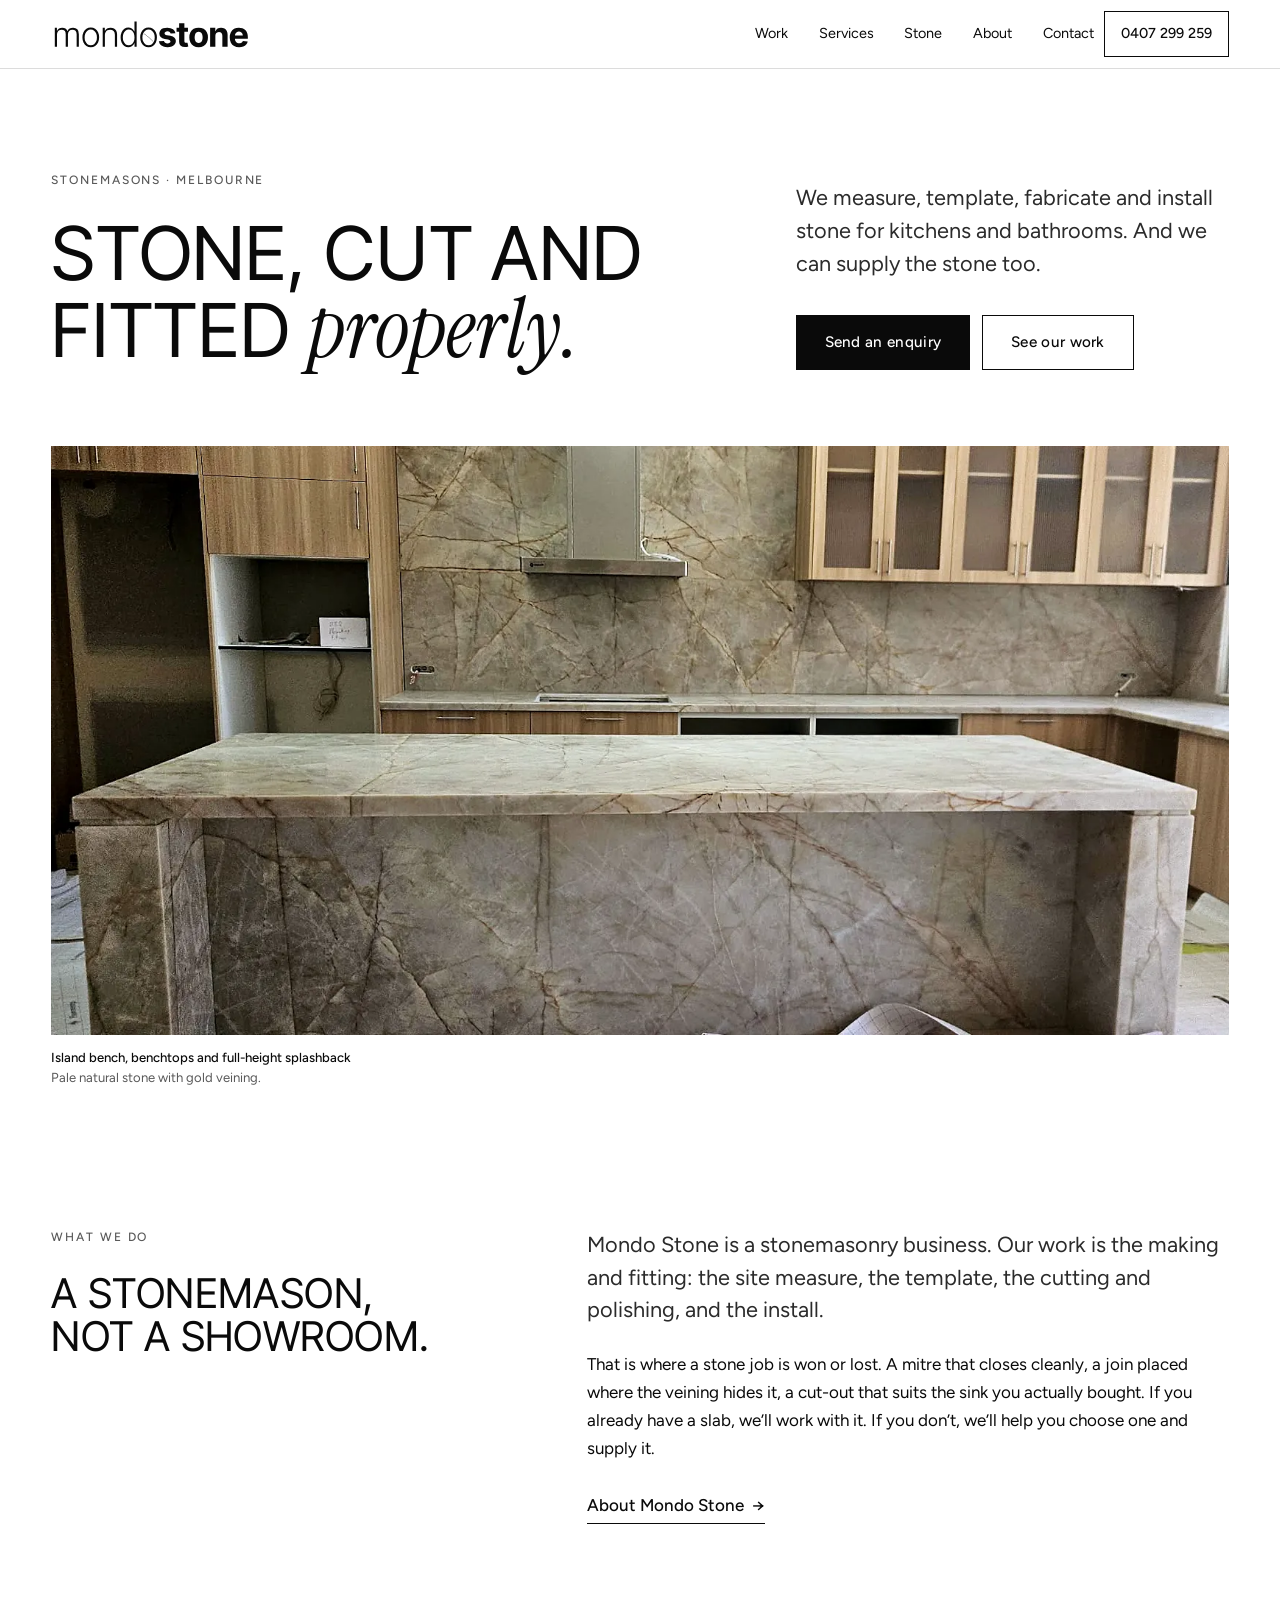
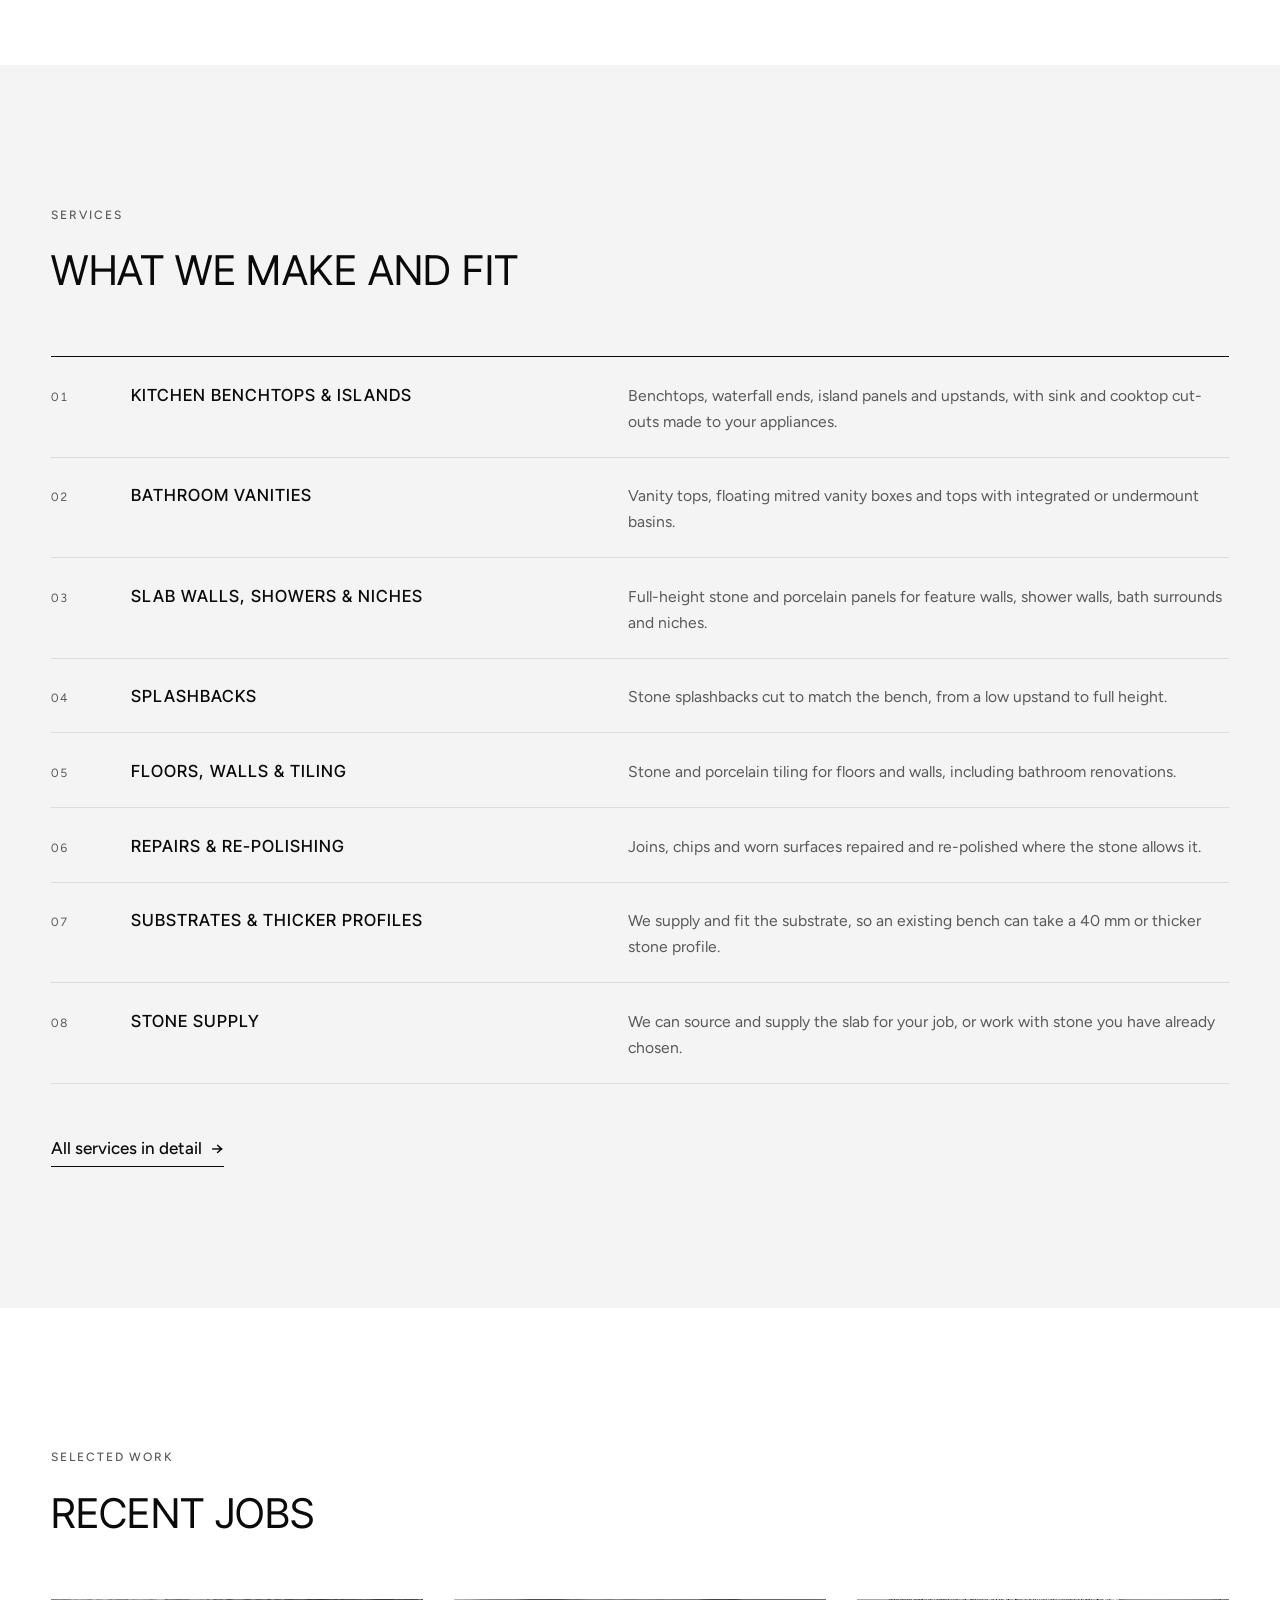
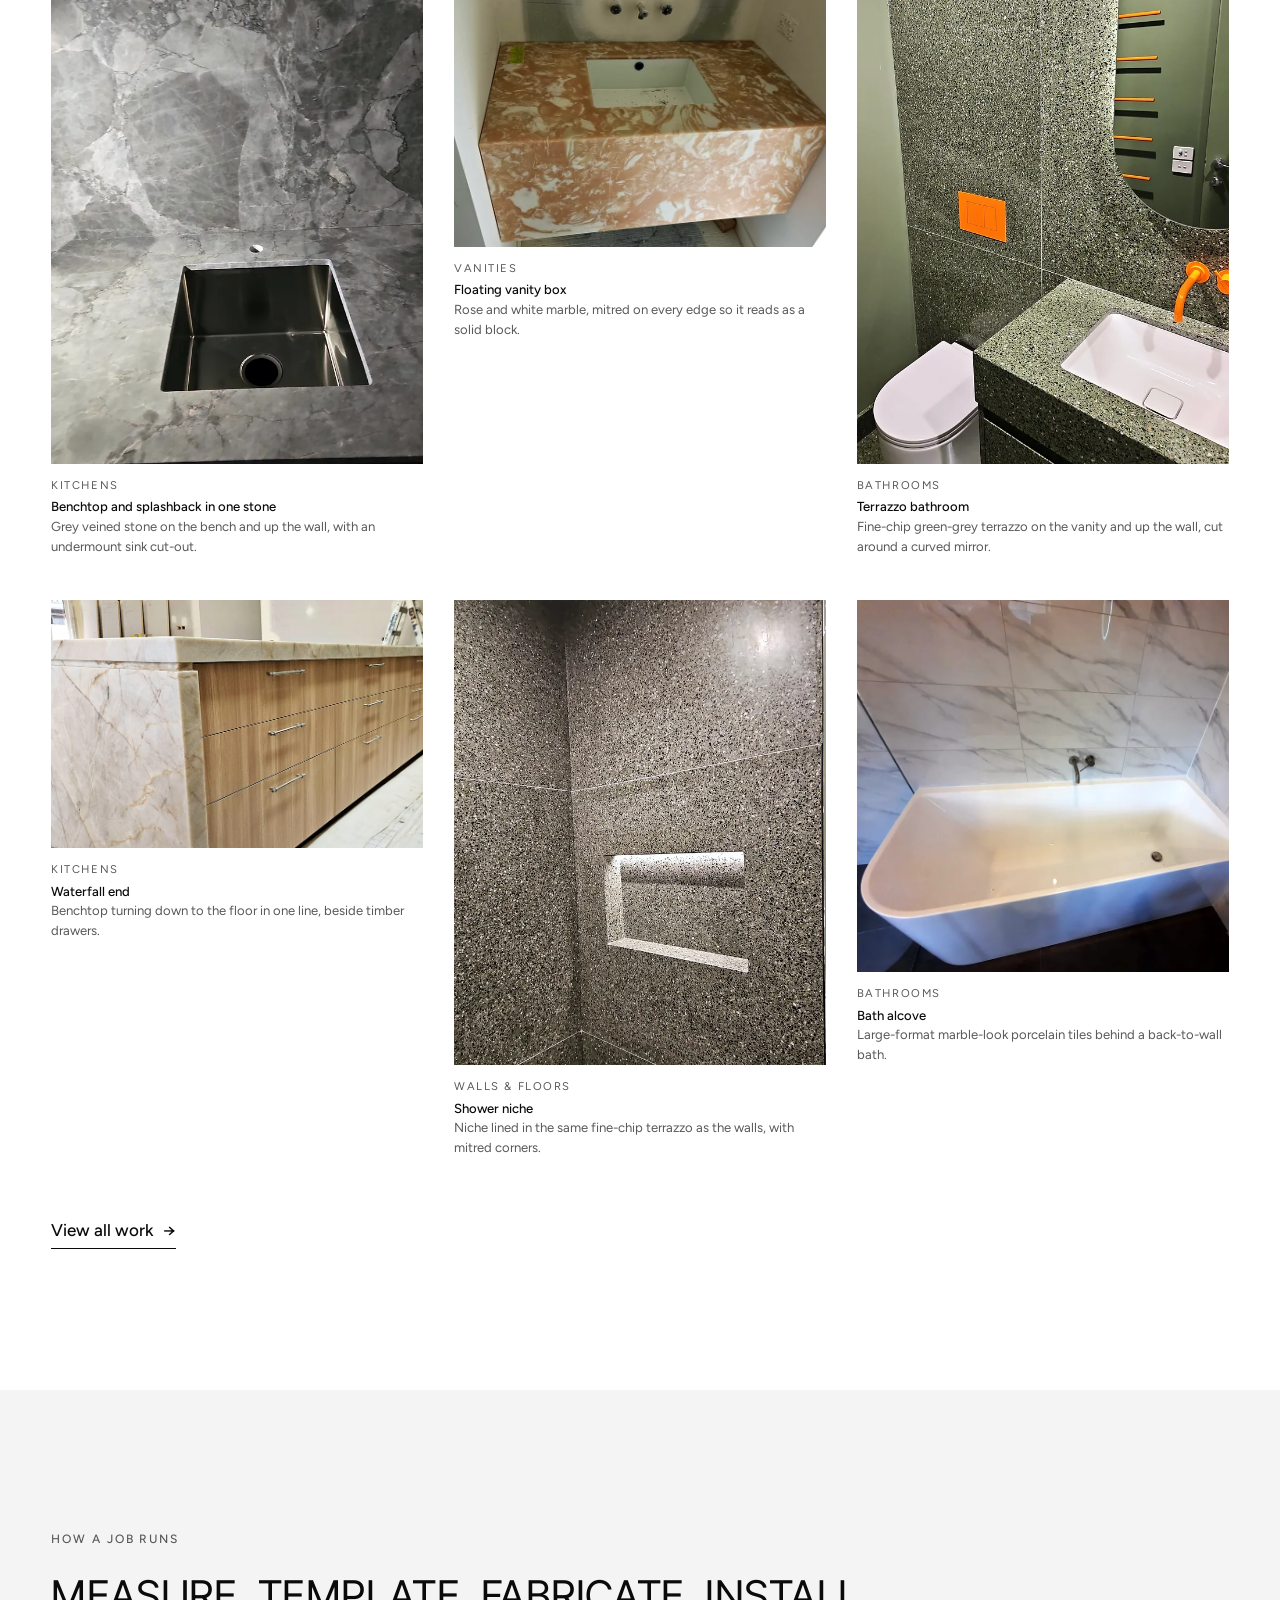
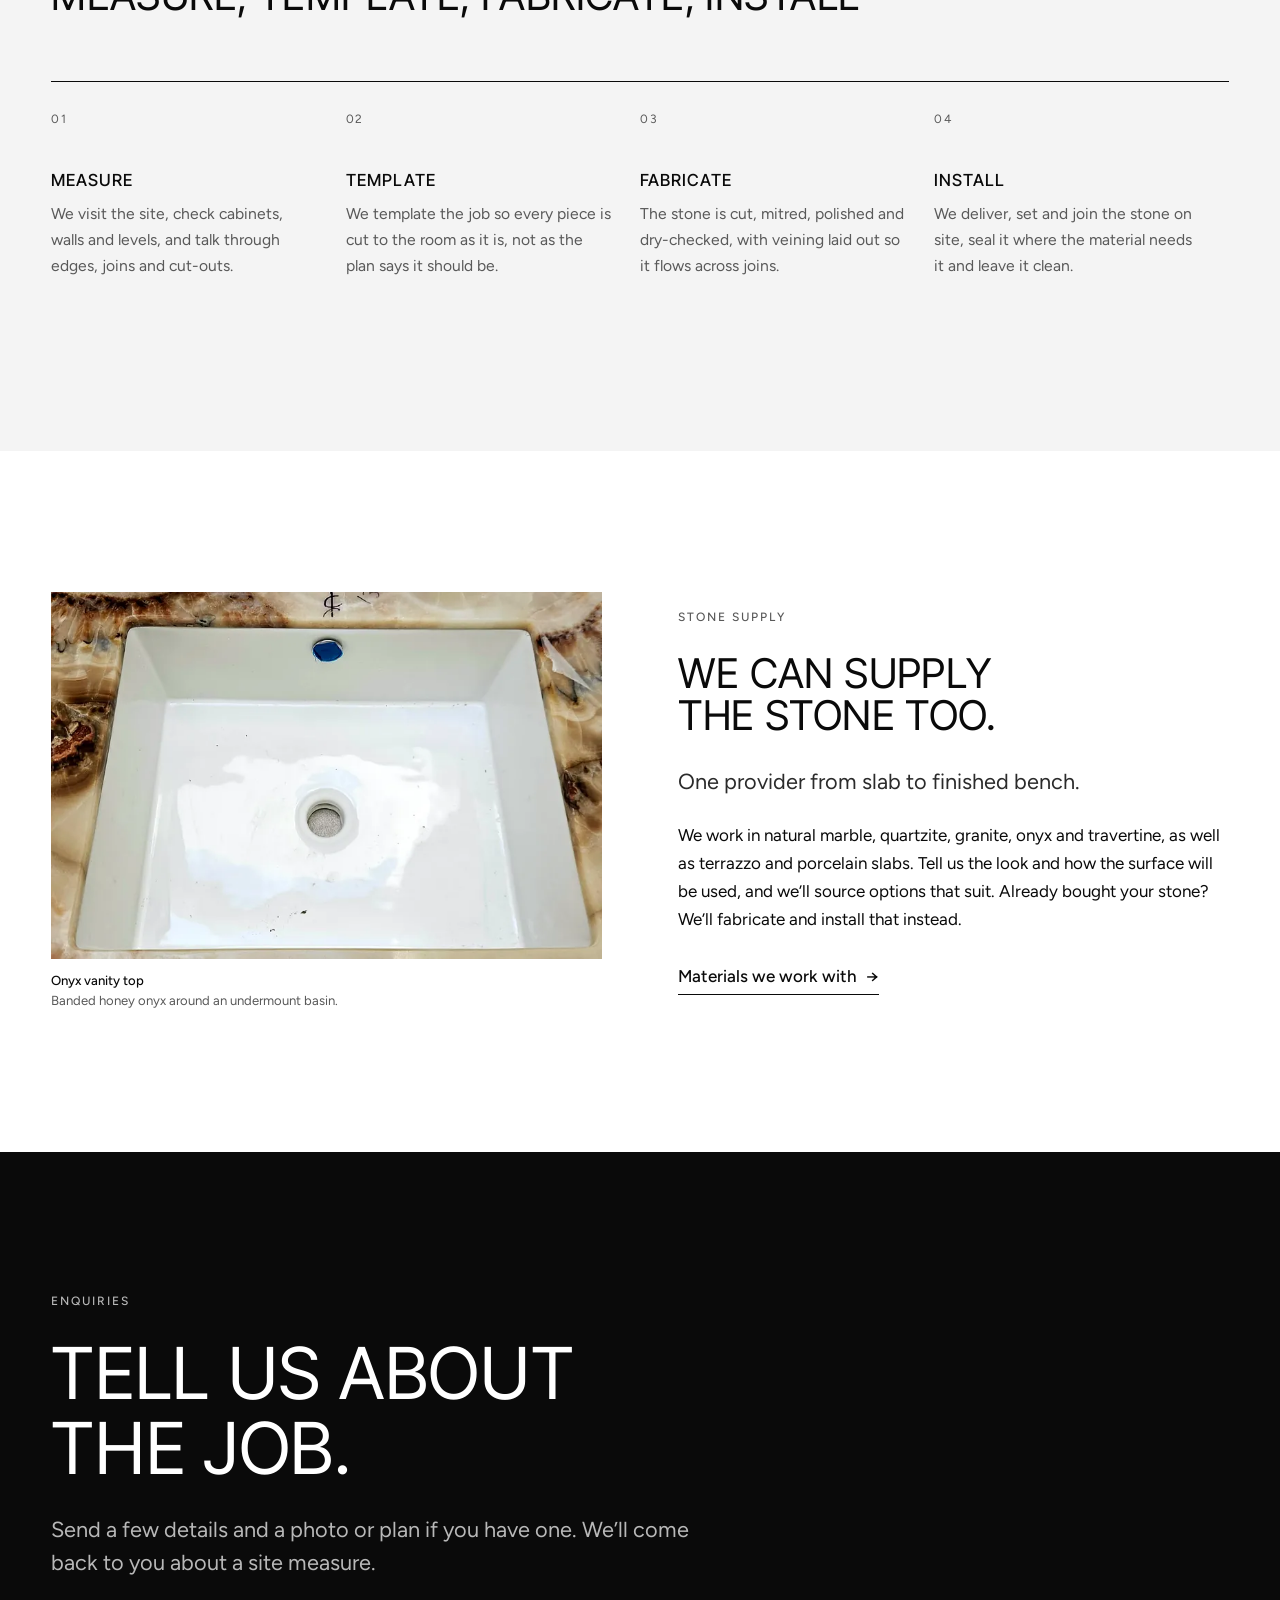
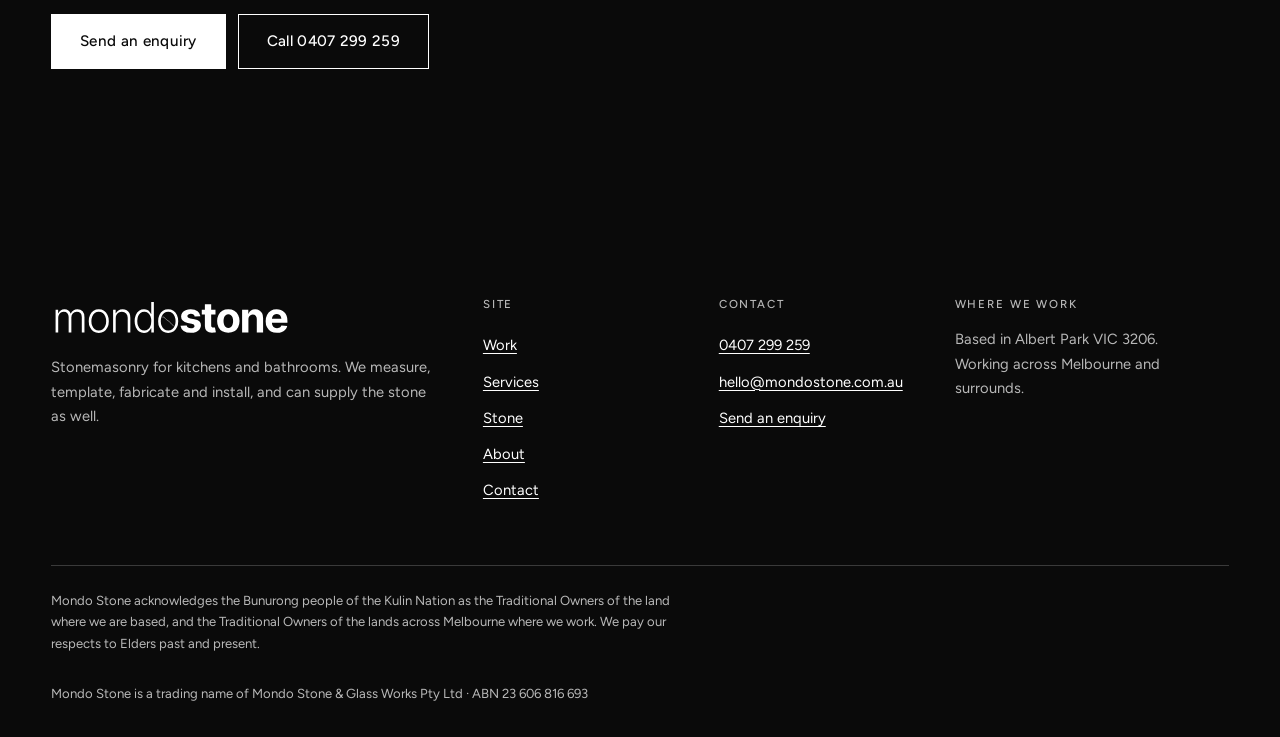
<file: index.html>
<!doctype html>
<html lang="en-AU">
<head>
<meta charset="utf-8">
<meta name="robots" content="noindex, nofollow">
<meta name="viewport" content="width=device-width, initial-scale=1">
<title>Mondo Stone — Stonemasons, Melbourne | Benchtops, vanities &amp; slab walls</title>
<meta name="description" content="Mondo Stone measures, templates, fabricates and installs natural stone and porcelain benchtops, vanities, splashbacks and slab walls across Melbourne. We can supply the stone too.">
<!-- TODO confirm domain: https://mondostone.com.au is a placeholder used in canonical, Open Graph, JSON-LD, robots.txt and sitemap.xml -->
<link rel="canonical" href="https://mondostone.com.au/">
<meta name="theme-color" content="#ffffff">
<meta property="og:type" content="website">
<meta property="og:site_name" content="Mondo Stone">
<meta property="og:locale" content="en_AU">
<meta property="og:title" content="Mondo Stone — Stonemasons, Melbourne | Benchtops, vanities &amp;amp; slab walls">
<meta property="og:description" content="Mondo Stone measures, templates, fabricates and installs natural stone and porcelain benchtops, vanities, splashbacks and slab walls across Melbourne. We can supply the stone too.">
<meta property="og:url" content="https://mondostone.com.au/">
<meta property="og:image" content="https://mondostone.com.au/images/og-image.jpg">
<meta property="og:image:width" content="1200">
<meta property="og:image:height" content="630">
<meta property="og:image:alt" content="Kitchen island, benchtops and splashback in pale gold-veined stone, installed by Mondo Stone">
<meta name="twitter:card" content="summary_large_image">
<link rel="icon" href="favicon.svg" type="image/svg+xml">
<link rel="preconnect" href="https://fonts.googleapis.com">
<link rel="preconnect" href="https://fonts.gstatic.com" crossorigin>
<link href="https://fonts.googleapis.com/css2?family=Figtree:wght@400;500;600&amp;family=Inter+Tight:wght@400;500&amp;family=Instrument+Serif:ital@0;1&amp;display=swap" rel="stylesheet">
<link rel="stylesheet" href="css/site.css">
<script type="application/ld+json">{
 "@context": "https://schema.org",
 "@type": "LocalBusiness",
 "@id": "https://mondostone.com.au/#business",
 "name": "Mondo Stone",
 "url": "https://mondostone.com.au",
 "telephone": "+61407299259",
 "description": "Stonemasonry in Melbourne: measure, template, fabricate and install natural stone and porcelain benchtops, vanities, splashbacks and slab walls. Stone supplied on request.",
 "image": "https://mondostone.com.au/images/og-image.jpg",
 "address": {
  "@type": "PostalAddress",
  "addressLocality": "Albert Park",
  "addressRegion": "VIC",
  "postalCode": "3206",
  "addressCountry": "AU"
 },
 "areaServed": {
  "@type": "City",
  "name": "Melbourne"
 },
 "taxID": "ABN 23 606 816 693"
}</script>
</head>
<body>
<a class="skip" href="#main">Skip to content</a>
<header class="site-header">
  <div class="wrap">
    <a class="brand" href="index.html"><img src="images/logo/mondo-stone-logo-inline.svg" alt="Mondo Stone, home" width="199" height="30"></a>
    <div class="header-right">
      <nav class="nav" id="site-nav" aria-label="Main"><ul><li><a href="work.html">Work</a></li><li><a href="services.html">Services</a></li><li><a href="stone.html">Stone</a></li><li><a href="about.html">About</a></li><li><a href="contact.html">Contact</a></li></ul></nav>
      <a class="header-phone" href="tel:+61407299259" aria-label="Call Mondo Stone on 0407 299 259">0407 299 259</a>
      <button class="menu-toggle" type="button" aria-controls="site-nav" aria-expanded="false" aria-label="Menu"><svg viewBox="0 0 24 24" fill="none" stroke="currentColor" stroke-width="1.5" aria-hidden="true"><path d="M3 7h18M3 12h18M3 17h18"/></svg></button>
    </div>
  </div>
</header>
<main id="main">
<section class="hero" aria-labelledby="hero-h">
  <div class="wrap">
    <div class="hero-grid">
      <div>
        <span class="label">Stonemasons · Melbourne</span>
        <h1 id="hero-h">Stone, cut and fitted <em>properly.</em></h1>
      </div>
      <div>
        <p class="lede">We measure, template, fabricate and install stone for kitchens and bathrooms. And we can supply the stone too.</p>
        <div class="btn-row"><a class="btn" href="contact.html">Send an enquiry</a><a class="btn btn--ghost" href="work.html">See our work</a></div>
      </div>
    </div>
  </div>
  <figure class="hero-figure wrap">
    <picture><source type="image/webp" srcset="images/kitchen-island-stone-splashback-800.webp 800w, images/kitchen-island-stone-splashback.webp 1600w" sizes="(min-width:1280px) 1170px, 100vw"><img src="images/kitchen-island-stone-splashback.jpg" srcset="images/kitchen-island-stone-splashback-800.jpg 800w, images/kitchen-island-stone-splashback.jpg 1600w" sizes="(min-width:1280px) 1170px, 100vw" width="1600" height="800" alt="Kitchen with a long island bench, perimeter benchtops and a full-height splashback in pale stone with gold veining, set against timber cabinetry." fetchpriority="high" decoding="async"></picture>
    <figcaption><strong>Island bench, benchtops and full-height splashback</strong>Pale natural stone with gold veining.</figcaption>
  </figure>
</section>

<section class="section" aria-labelledby="intro-h">
  <div class="wrap split">
    <div><span class="label">What we do</span><h2 id="intro-h">A stonemason, not a showroom.</h2></div>
    <div>
      <p class="lede">Mondo Stone is a stonemasonry business. Our work is the making and fitting: the site measure, the template, the cutting and polishing, and the install.</p>
      <p style="margin-top:1.5rem">That is where a stone job is won or lost. A mitre that closes cleanly, a join placed where the veining hides it, a cut-out that suits the sink you actually bought. If you already have a slab, we’ll work with it. If you don’t, we’ll help you choose one and supply it.</p>
      <p><a class="arrow-link" href="about.html">About Mondo Stone</a></p>
    </div>
  </div>
</section>

<section class="section section--alt" aria-labelledby="services-h">
  <div class="wrap">
    <span class="label">Services</span>
    <h2 id="services-h" style="margin-bottom:clamp(32px,5vw,64px)">What we make and fit</h2>
    <ol class="index-list"><li class="reveal"><span class="n" aria-hidden="true">01</span><h3>Kitchen benchtops &amp; islands</h3><p>Benchtops, waterfall ends, island panels and upstands, with sink and cooktop cut-outs made to your appliances.</p></li><li class="reveal"><span class="n" aria-hidden="true">02</span><h3>Bathroom vanities</h3><p>Vanity tops, floating mitred vanity boxes and tops with integrated or undermount basins.</p></li><li class="reveal"><span class="n" aria-hidden="true">03</span><h3>Slab walls, showers &amp; niches</h3><p>Full-height stone and porcelain panels for feature walls, shower walls, bath surrounds and niches.</p></li><li class="reveal"><span class="n" aria-hidden="true">04</span><h3>Splashbacks</h3><p>Stone splashbacks cut to match the bench, from a low upstand to full height.</p></li><li class="reveal"><span class="n" aria-hidden="true">05</span><h3>Floors, walls &amp; tiling</h3><p>Stone and porcelain tiling for floors and walls, including bathroom renovations.</p></li><li class="reveal"><span class="n" aria-hidden="true">06</span><h3>Repairs &amp; re-polishing</h3><p>Joins, chips and worn surfaces repaired and re-polished where the stone allows it.</p></li><li class="reveal"><span class="n" aria-hidden="true">07</span><h3>Substrates &amp; thicker profiles</h3><p>We supply and fit the substrate, so an existing bench can take a 40&nbsp;mm or thicker stone profile.</p></li><li class="reveal"><span class="n" aria-hidden="true">08</span><h3>Stone supply</h3><p>We can source and supply the slab for your job, or work with stone you have already chosen.</p></li></ol>
    <p style="margin-top:2.5rem"><a class="arrow-link" href="services.html">All services in detail</a></p>
  </div>
</section>

<section class="section" aria-labelledby="work-h">
  <div class="wrap">
    <span class="label">Selected work</span>
    <h2 id="work-h" style="margin-bottom:clamp(32px,5vw,64px)">Recent jobs</h2>
    <div class="work-grid">
      <figure class="card reveal" data-cats="kitchens walls"><button type="button" class="card-media ar-4-5" data-lightbox="images/grey-stone-benchtop-undermount-sink.jpg" data-caption="Benchtop and splashback in one stone — Grey veined stone on the bench and up the wall, with an undermount sink cut-out." aria-label="Enlarge photo: Benchtop and splashback in one stone"><picture><source type="image/webp" srcset="images/grey-stone-benchtop-undermount-sink-800.webp 640w, images/grey-stone-benchtop-undermount-sink.webp 1244w" sizes="(min-width:1000px) 33vw, (min-width:600px) 50vw, 100vw"><img src="images/grey-stone-benchtop-undermount-sink.jpg" srcset="images/grey-stone-benchtop-undermount-sink-800.jpg 640w, images/grey-stone-benchtop-undermount-sink.jpg 1244w" sizes="(min-width:1000px) 33vw, (min-width:600px) 50vw, 100vw" width="1244" height="1555" alt="Grey veined stone benchtop with a square undermount steel sink and a matching full-height stone splashback." loading="lazy" decoding="async"></picture></button><figcaption><span class="card-tag">Kitchens</span><strong>Benchtop and splashback in one stone</strong>Grey veined stone on the bench and up the wall, with an undermount sink cut-out.</figcaption></figure><figure class="card reveal" data-cats="vanities bathrooms"><button type="button" class="card-media ar-3-2" data-lightbox="images/rose-marble-floating-vanity.jpg" data-caption="Floating vanity box — Rose and white marble, mitred on every edge so it reads as a solid block." aria-label="Enlarge photo: Floating vanity box"><picture><source type="image/webp" srcset="images/rose-marble-floating-vanity-800.webp 800w, images/rose-marble-floating-vanity.webp 1419w" sizes="(min-width:1000px) 33vw, (min-width:600px) 50vw, 100vw"><img src="images/rose-marble-floating-vanity.jpg" srcset="images/rose-marble-floating-vanity-800.jpg 800w, images/rose-marble-floating-vanity.jpg 1419w" sizes="(min-width:1000px) 33vw, (min-width:600px) 50vw, 100vw" width="1419" height="946" alt="Wall-hung vanity box in rose-pink and white marble with mitred edges and a rectangular undermount basin." loading="lazy" decoding="async"></picture></button><figcaption><span class="card-tag">Vanities</span><strong>Floating vanity box</strong>Rose and white marble, mitred on every edge so it reads as a solid block.</figcaption></figure><figure class="card reveal" data-cats="bathrooms vanities walls"><button type="button" class="card-media ar-4-5" data-lightbox="images/terrazzo-bathroom-vanity-wall.jpg" data-caption="Terrazzo bathroom — Fine-chip green-grey terrazzo on the vanity and up the wall, cut around a curved mirror." aria-label="Enlarge photo: Terrazzo bathroom"><picture><source type="image/webp" srcset="images/terrazzo-bathroom-vanity-wall-800.webp 640w, images/terrazzo-bathroom-vanity-wall.webp 1229w" sizes="(min-width:1000px) 33vw, (min-width:600px) 50vw, 100vw"><img src="images/terrazzo-bathroom-vanity-wall.jpg" srcset="images/terrazzo-bathroom-vanity-wall-800.jpg 640w, images/terrazzo-bathroom-vanity-wall.jpg 1229w" sizes="(min-width:1000px) 33vw, (min-width:600px) 50vw, 100vw" width="1229" height="1536" alt="Bathroom with a green-grey terrazzo vanity and matching wall panels cut around a curved mirror, with orange tapware." loading="lazy" decoding="async"></picture></button><figcaption><span class="card-tag">Bathrooms</span><strong>Terrazzo bathroom</strong>Fine-chip green-grey terrazzo on the vanity and up the wall, cut around a curved mirror.</figcaption></figure><figure class="card reveal" data-cats="kitchens"><button type="button" class="card-media ar-3-2" data-lightbox="images/waterfall-end-timber-drawers.jpg" data-caption="Waterfall end — Benchtop turning down to the floor in one line, beside timber drawers." aria-label="Enlarge photo: Waterfall end"><picture><source type="image/webp" srcset="images/waterfall-end-timber-drawers-800.webp 800w, images/waterfall-end-timber-drawers.webp 1419w" sizes="(min-width:1000px) 33vw, (min-width:600px) 50vw, 100vw"><img src="images/waterfall-end-timber-drawers.jpg" srcset="images/waterfall-end-timber-drawers-800.jpg 800w, images/waterfall-end-timber-drawers.jpg 1419w" sizes="(min-width:1000px) 33vw, (min-width:600px) 50vw, 100vw" width="1419" height="946" alt="Pale veined stone benchtop with a waterfall end running to the floor next to a bank of timber drawers." loading="lazy" decoding="async"></picture></button><figcaption><span class="card-tag">Kitchens</span><strong>Waterfall end</strong>Benchtop turning down to the floor in one line, beside timber drawers.</figcaption></figure><figure class="card reveal" data-cats="walls bathrooms"><button type="button" class="card-media ar-4-5" data-lightbox="images/terrazzo-shower-niche.jpg" data-caption="Shower niche — Niche lined in the same fine-chip terrazzo as the walls, with mitred corners." aria-label="Enlarge photo: Shower niche"><picture><source type="image/webp" srcset="images/terrazzo-shower-niche-800.webp 640w, images/terrazzo-shower-niche.webp 1280w" sizes="(min-width:1000px) 33vw, (min-width:600px) 50vw, 100vw"><img src="images/terrazzo-shower-niche.jpg" srcset="images/terrazzo-shower-niche-800.jpg 640w, images/terrazzo-shower-niche.jpg 1280w" sizes="(min-width:1000px) 33vw, (min-width:600px) 50vw, 100vw" width="1280" height="1600" alt="Shower walls in fine-chip grey terrazzo with a recessed niche lined in the same material." loading="lazy" decoding="async"></picture></button><figcaption><span class="card-tag">Walls &amp; floors</span><strong>Shower niche</strong>Niche lined in the same fine-chip terrazzo as the walls, with mitred corners.</figcaption></figure><figure class="card reveal" data-cats="bathrooms walls"><button type="button" class="card-media ar-1-1" data-lightbox="images/marble-look-tile-bath-wall.jpg" data-caption="Bath alcove — Large-format marble-look porcelain tiles behind a back-to-wall bath." aria-label="Enlarge photo: Bath alcove"><picture><source type="image/webp" srcset="images/marble-look-tile-bath-wall-800.webp 800w, images/marble-look-tile-bath-wall.webp 1395w" sizes="(min-width:1000px) 33vw, (min-width:600px) 50vw, 100vw"><img src="images/marble-look-tile-bath-wall.jpg" srcset="images/marble-look-tile-bath-wall-800.jpg 800w, images/marble-look-tile-bath-wall.jpg 1395w" sizes="(min-width:1000px) 33vw, (min-width:600px) 50vw, 100vw" width="1395" height="1395" alt="White back-to-wall bath in front of large marble-look porcelain wall tiles with grey veining." loading="lazy" decoding="async"></picture></button><figcaption><span class="card-tag">Bathrooms</span><strong>Bath alcove</strong>Large-format marble-look porcelain tiles behind a back-to-wall bath.</figcaption></figure>
    </div>
    <p style="margin-top:3rem"><a class="arrow-link" href="work.html">View all work</a></p>
  </div>
</section>

<section class="section section--alt" aria-labelledby="process-h">
  <div class="wrap">
    <span class="label">How a job runs</span>
    <h2 id="process-h" style="margin-bottom:clamp(32px,5vw,64px)">Measure, template, fabricate, install</h2>
    <ol class="steps">
  <li class="reveal"><h3>Measure</h3><p>We visit the site, check cabinets, walls and levels, and talk through edges, joins and cut-outs.</p></li>
  <li class="reveal"><h3>Template</h3><p>We template the job so every piece is cut to the room as it is, not as the plan says it should be.</p></li>
  <li class="reveal"><h3>Fabricate</h3><p>The stone is cut, mitred, polished and dry-checked, with veining laid out so it flows across joins.</p></li>
  <li class="reveal"><h3>Install</h3><p>We deliver, set and join the stone on site, seal it where the material needs it and leave it clean.</p></li>
</ol>
  </div>
</section>

<section class="section" aria-labelledby="supply-h">
  <div class="wrap split split--even">
    <figure class="reveal"><picture><source type="image/webp" srcset="images/onyx-vanity-basin-detail-800.webp 800w, images/onyx-vanity-basin-detail.webp 1419w" sizes="(min-width:900px) 50vw, 100vw"><img src="images/onyx-vanity-basin-detail.jpg" srcset="images/onyx-vanity-basin-detail-800.jpg 800w, images/onyx-vanity-basin-detail.jpg 1419w" sizes="(min-width:900px) 50vw, 100vw" width="1419" height="946" alt="Top-down view of a white rectangular basin set under a banded honey and cream onyx vanity top." loading="lazy" decoding="async"></picture><figcaption><strong>Onyx vanity top</strong>Banded honey onyx around an undermount basin.</figcaption></figure>
    <div>
      <span class="label">Stone supply</span>
      <h2 id="supply-h">We can supply the stone too.</h2>
      <p class="lede" style="margin-top:1.75rem">One provider from slab to finished bench.</p>
      <p style="margin-top:1.25rem">We work in natural marble, quartzite, granite, onyx and travertine, as well as terrazzo and porcelain slabs. Tell us the look and how the surface will be used, and we’ll source options that suit. Already bought your stone? We’ll fabricate and install that instead.</p>
      <p><a class="arrow-link" href="stone.html">Materials we work with</a></p>
    </div>
  </div>
</section>

<section class="section section--ink cta on-ink" aria-labelledby="cta-h">
  <div class="wrap">
    <span class="label">Enquiries</span>
    <h2 id="cta-h">Tell us about the job.</h2>
    <p class="lede" style="color:var(--on-ink-muted);margin-top:1.75rem">Send a few details and a photo or plan if you have one. We’ll come back to you about a site measure.</p>
    <div class="btn-row"><a class="btn" href="contact.html">Send an enquiry</a><a class="btn btn--ghost" href="tel:+61407299259">Call 0407 299 259</a></div>
  </div>
</section>
</main>
<footer class="site-footer">
  <div class="wrap">
    <div class="footer-grid">
      <div>
        <p class="footer-brand"><img src="images/logo/mondo-stone-logo-white.svg" alt="Mondo Stone" width="238" height="36"></p>
        <p>Stonemasonry for kitchens and bathrooms. We measure, template, fabricate and install, and can supply the stone as well.</p>
      </div>
      <div>
        <h2>Site</h2>
        <ul><li><a href="work.html">Work</a></li><li><a href="services.html">Services</a></li><li><a href="stone.html">Stone</a></li><li><a href="about.html">About</a></li><li><a href="contact.html">Contact</a></li></ul>
      </div>
      <div>
        <h2>Contact</h2>
        <ul>
          <li><a href="tel:+61407299259">0407 299 259</a></li>
          <li><!-- TODO confirm email --><a href="mailto:hello@mondostone.com.au">hello@mondostone.com.au</a></li>
          <li><a href="contact.html">Send an enquiry</a></li>
        </ul>
      </div>
      <div>
        <h2>Where we work</h2>
        <p>Based in Albert Park VIC 3206.<br>Working across Melbourne and surrounds.</p>
      </div>
    </div>
    <div class="footer-base">
      <p>Mondo Stone acknowledges the Bunurong people of the Kulin Nation as the Traditional Owners of the land where we are based, and the Traditional Owners of the lands across Melbourne where we work. We pay our respects to Elders past and present.</p>
      <p>Mondo Stone is a trading name of Mondo Stone &amp; Glass Works Pty Ltd · ABN 23 606 816 693</p>
    </div>
  </div>
</footer>
<script src="js/site.js" defer></script>
</body>
</html>
</file>
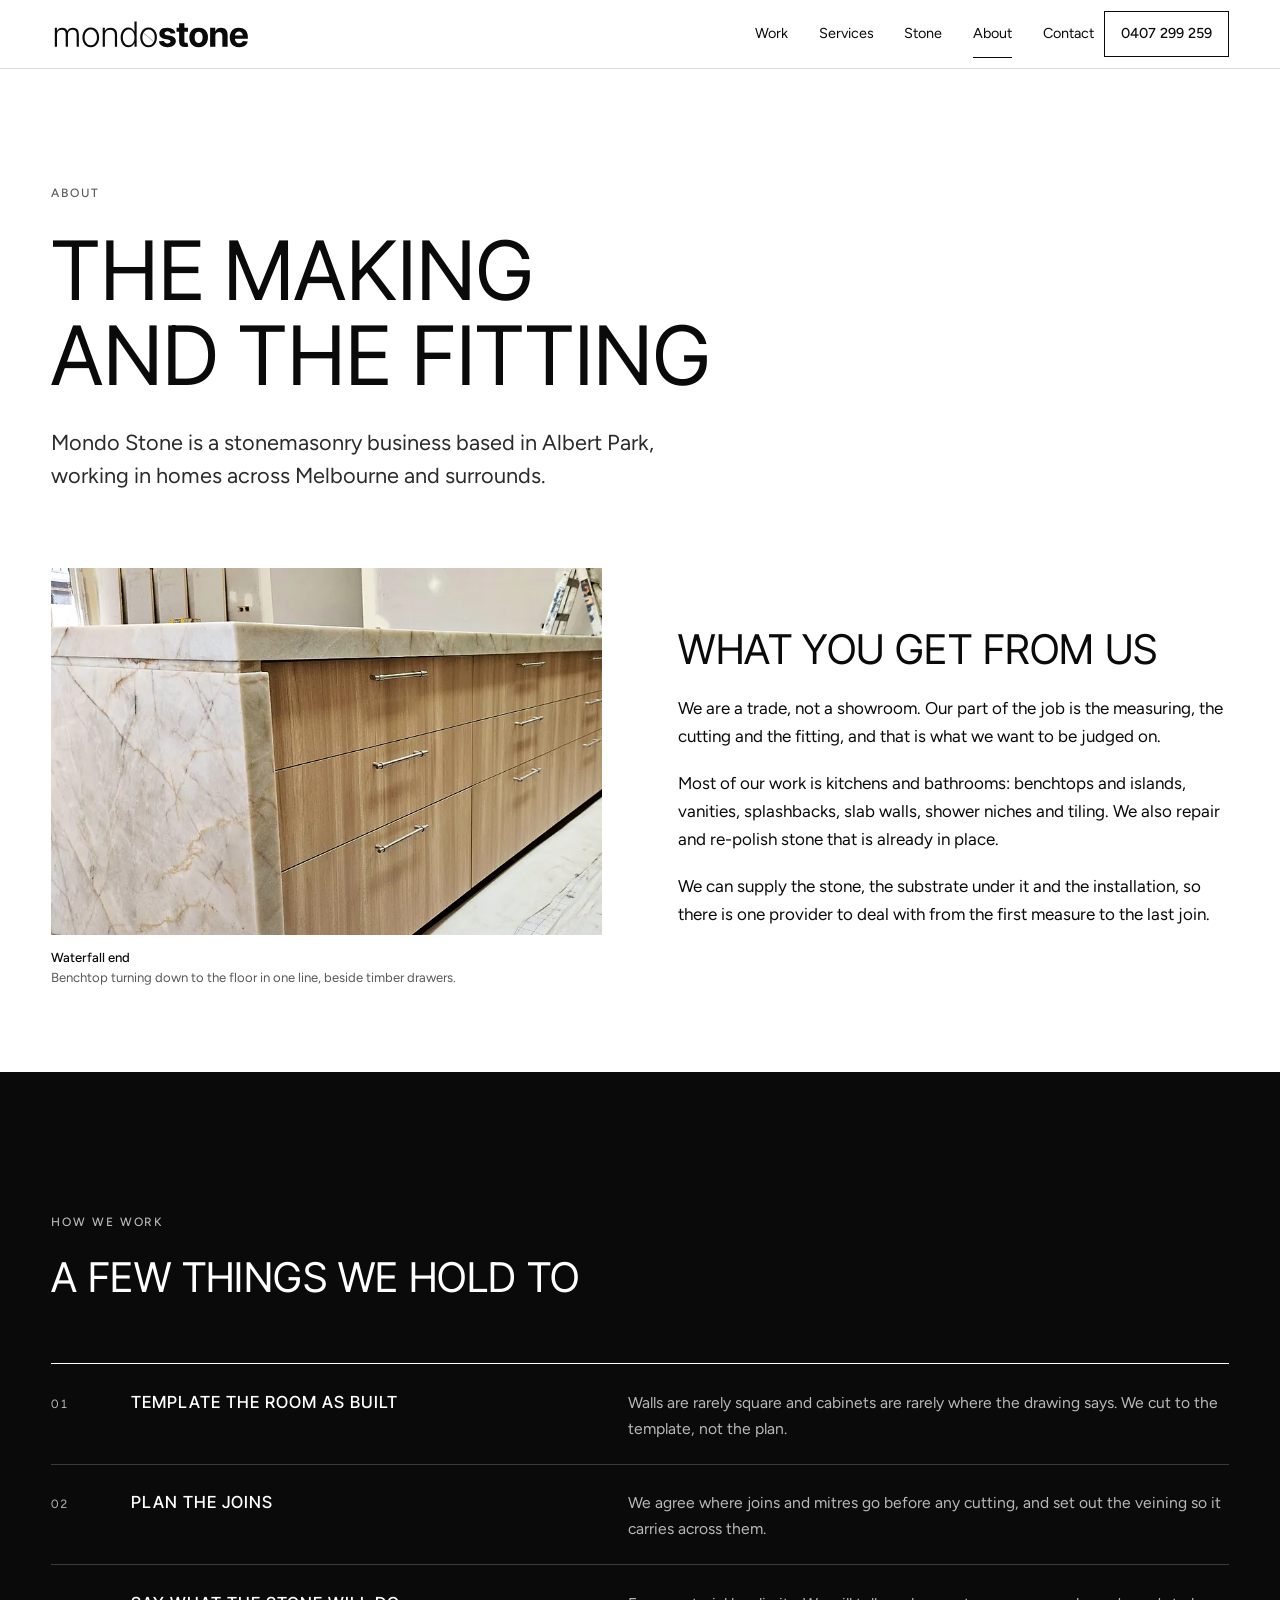
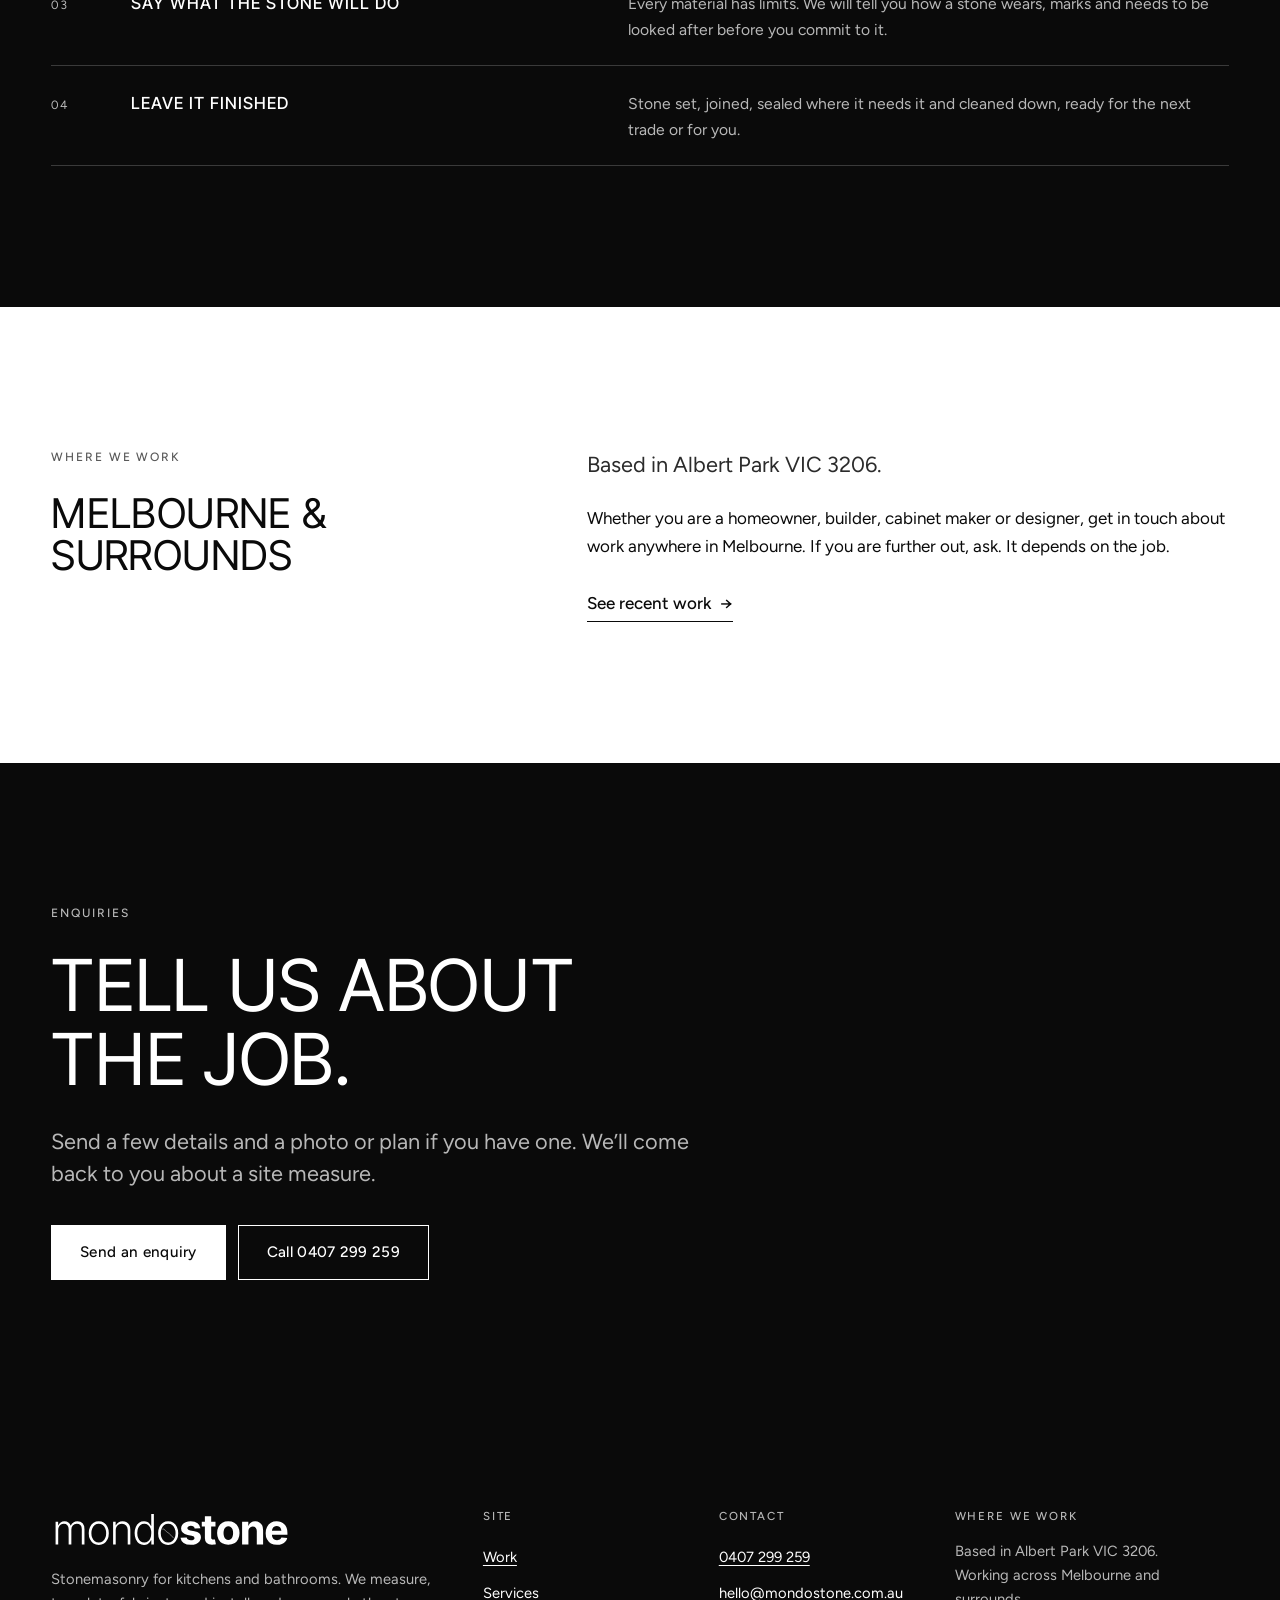
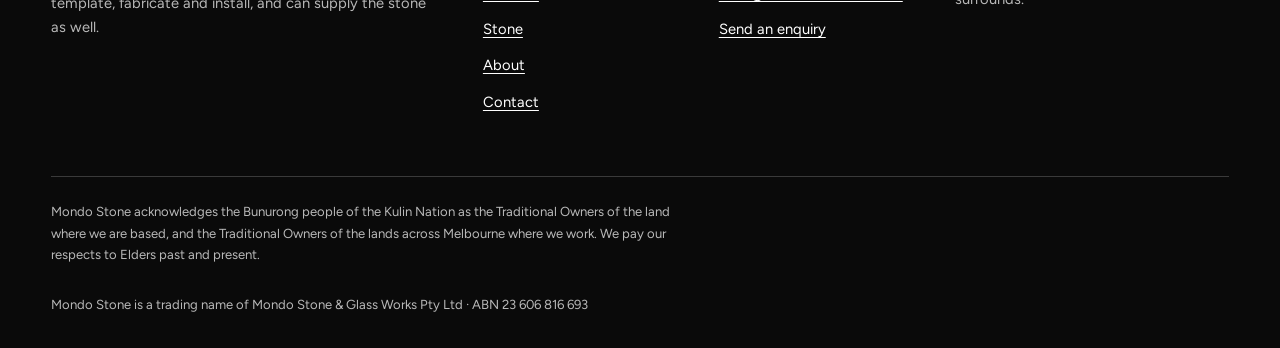
<file: about.html>
<!doctype html>
<html lang="en-AU">
<head>
<meta charset="utf-8">
<meta name="robots" content="noindex, nofollow">
<meta name="viewport" content="width=device-width, initial-scale=1">
<title>About — Mondo Stone | Stonemasons in Albert Park, Melbourne</title>
<meta name="description" content="Mondo Stone is a stonemasonry business based in Albert Park, working across Melbourne. We measure, template, fabricate and install, and can supply the stone.">
<!-- TODO confirm domain: https://mondostone.com.au is a placeholder used in canonical, Open Graph, JSON-LD, robots.txt and sitemap.xml -->
<link rel="canonical" href="https://mondostone.com.au/about.html">
<meta name="theme-color" content="#ffffff">
<meta property="og:type" content="website">
<meta property="og:site_name" content="Mondo Stone">
<meta property="og:locale" content="en_AU">
<meta property="og:title" content="About — Mondo Stone | Stonemasons in Albert Park, Melbourne">
<meta property="og:description" content="Mondo Stone is a stonemasonry business based in Albert Park, working across Melbourne. We measure, template, fabricate and install, and can supply the stone.">
<meta property="og:url" content="https://mondostone.com.au/about.html">
<meta property="og:image" content="https://mondostone.com.au/images/og-image.jpg">
<meta property="og:image:width" content="1200">
<meta property="og:image:height" content="630">
<meta property="og:image:alt" content="Kitchen island, benchtops and splashback in pale gold-veined stone, installed by Mondo Stone">
<meta name="twitter:card" content="summary_large_image">
<link rel="icon" href="favicon.svg" type="image/svg+xml">
<link rel="preconnect" href="https://fonts.googleapis.com">
<link rel="preconnect" href="https://fonts.gstatic.com" crossorigin>
<link href="https://fonts.googleapis.com/css2?family=Figtree:wght@400;500;600&amp;family=Inter+Tight:wght@400;500&amp;family=Instrument+Serif:ital@0;1&amp;display=swap" rel="stylesheet">
<link rel="stylesheet" href="css/site.css">

</head>
<body>
<a class="skip" href="#main">Skip to content</a>
<header class="site-header">
  <div class="wrap">
    <a class="brand" href="index.html"><img src="images/logo/mondo-stone-logo-inline.svg" alt="Mondo Stone, home" width="199" height="30"></a>
    <div class="header-right">
      <nav class="nav" id="site-nav" aria-label="Main"><ul><li><a href="work.html">Work</a></li><li><a href="services.html">Services</a></li><li><a href="stone.html">Stone</a></li><li><a href="about.html" aria-current="page">About</a></li><li><a href="contact.html">Contact</a></li></ul></nav>
      <a class="header-phone" href="tel:+61407299259" aria-label="Call Mondo Stone on 0407 299 259">0407 299 259</a>
      <button class="menu-toggle" type="button" aria-controls="site-nav" aria-expanded="false" aria-label="Menu"><svg viewBox="0 0 24 24" fill="none" stroke="currentColor" stroke-width="1.5" aria-hidden="true"><path d="M3 7h18M3 12h18M3 17h18"/></svg></button>
    </div>
  </div>
</header>
<main id="main">
<section class="page-head"><div class="wrap"><span class="label">About</span><h1>The making and the fitting</h1><p class="lede">Mondo Stone is a stonemasonry business based in Albert Park, working in homes across Melbourne and surrounds.</p></div></section>
<section class="section--tight" style="padding-top:0"><div class="wrap split split--even">
  <figure class="reveal"><picture><source type="image/webp" srcset="images/waterfall-end-timber-drawers-800.webp 800w, images/waterfall-end-timber-drawers.webp 1419w" sizes="(min-width:900px) 50vw, 100vw"><img src="images/waterfall-end-timber-drawers.jpg" srcset="images/waterfall-end-timber-drawers-800.jpg 800w, images/waterfall-end-timber-drawers.jpg 1419w" sizes="(min-width:900px) 50vw, 100vw" width="1419" height="946" alt="Pale veined stone benchtop with a waterfall end running to the floor next to a bank of timber drawers." loading="lazy" decoding="async"></picture><figcaption><strong>Waterfall end</strong>Benchtop turning down to the floor in one line, beside timber drawers.</figcaption></figure>
  <div>
    <h2>What you get from us</h2>
    <p style="margin-top:1.5rem">We are a trade, not a showroom. Our part of the job is the measuring, the cutting and the fitting, and that is what we want to be judged on.</p>
    <p>Most of our work is kitchens and bathrooms: benchtops and islands, vanities, splashbacks, slab walls, shower niches and tiling. We also repair and re-polish stone that is already in place.</p>
    <p>We can supply the stone, the substrate under it and the installation, so there is one provider to deal with from the first measure to the last join.</p>
  </div>
</div></section>
<section class="section section--ink on-ink" aria-labelledby="how-h"><div class="wrap">
  <span class="label">How we work</span>
  <h2 id="how-h" style="margin-bottom:clamp(32px,5vw,64px)">A few things we hold to</h2>
  <ol class="index-list"><li class="reveal"><span class="n" aria-hidden="true">01</span><h3>Template the room as built</h3><p>Walls are rarely square and cabinets are rarely where the drawing says. We cut to the template, not the plan.</p></li><li class="reveal"><span class="n" aria-hidden="true">02</span><h3>Plan the joins</h3><p>We agree where joins and mitres go before any cutting, and set out the veining so it carries across them.</p></li><li class="reveal"><span class="n" aria-hidden="true">03</span><h3>Say what the stone will do</h3><p>Every material has limits. We will tell you how a stone wears, marks and needs to be looked after before you commit to it.</p></li><li class="reveal"><span class="n" aria-hidden="true">04</span><h3>Leave it finished</h3><p>Stone set, joined, sealed where it needs it and cleaned down, ready for the next trade or for you.</p></li></ol>
</div></section>
<section class="section" aria-labelledby="area-h"><div class="wrap split">
  <div><span class="label">Where we work</span><h2 id="area-h">Melbourne &amp; surrounds</h2></div>
  <div>
    <p class="lede">Based in Albert Park VIC 3206.</p>
    <p style="margin-top:1.25rem">Whether you are a homeowner, builder, cabinet maker or designer, get in touch about work anywhere in Melbourne. If you are further out, ask. It depends on the job.</p>
    <p><a class="arrow-link" href="work.html">See recent work</a></p>
  </div>
</div></section>
<section class="section section--ink cta on-ink" aria-labelledby="cta-h">
  <div class="wrap">
    <span class="label">Enquiries</span>
    <h2 id="cta-h">Tell us about the job.</h2>
    <p class="lede" style="color:var(--on-ink-muted);margin-top:1.75rem">Send a few details and a photo or plan if you have one. We’ll come back to you about a site measure.</p>
    <div class="btn-row"><a class="btn" href="contact.html">Send an enquiry</a><a class="btn btn--ghost" href="tel:+61407299259">Call 0407 299 259</a></div>
  </div>
</section>
</main>
<footer class="site-footer">
  <div class="wrap">
    <div class="footer-grid">
      <div>
        <p class="footer-brand"><img src="images/logo/mondo-stone-logo-white.svg" alt="Mondo Stone" width="238" height="36"></p>
        <p>Stonemasonry for kitchens and bathrooms. We measure, template, fabricate and install, and can supply the stone as well.</p>
      </div>
      <div>
        <h2>Site</h2>
        <ul><li><a href="work.html">Work</a></li><li><a href="services.html">Services</a></li><li><a href="stone.html">Stone</a></li><li><a href="about.html">About</a></li><li><a href="contact.html">Contact</a></li></ul>
      </div>
      <div>
        <h2>Contact</h2>
        <ul>
          <li><a href="tel:+61407299259">0407 299 259</a></li>
          <li><!-- TODO confirm email --><a href="mailto:hello@mondostone.com.au">hello@mondostone.com.au</a></li>
          <li><a href="contact.html">Send an enquiry</a></li>
        </ul>
      </div>
      <div>
        <h2>Where we work</h2>
        <p>Based in Albert Park VIC 3206.<br>Working across Melbourne and surrounds.</p>
      </div>
    </div>
    <div class="footer-base">
      <p>Mondo Stone acknowledges the Bunurong people of the Kulin Nation as the Traditional Owners of the land where we are based, and the Traditional Owners of the lands across Melbourne where we work. We pay our respects to Elders past and present.</p>
      <p>Mondo Stone is a trading name of Mondo Stone &amp; Glass Works Pty Ltd · ABN 23 606 816 693</p>
    </div>
  </div>
</footer>
<script src="js/site.js" defer></script>
</body>
</html>
</file>
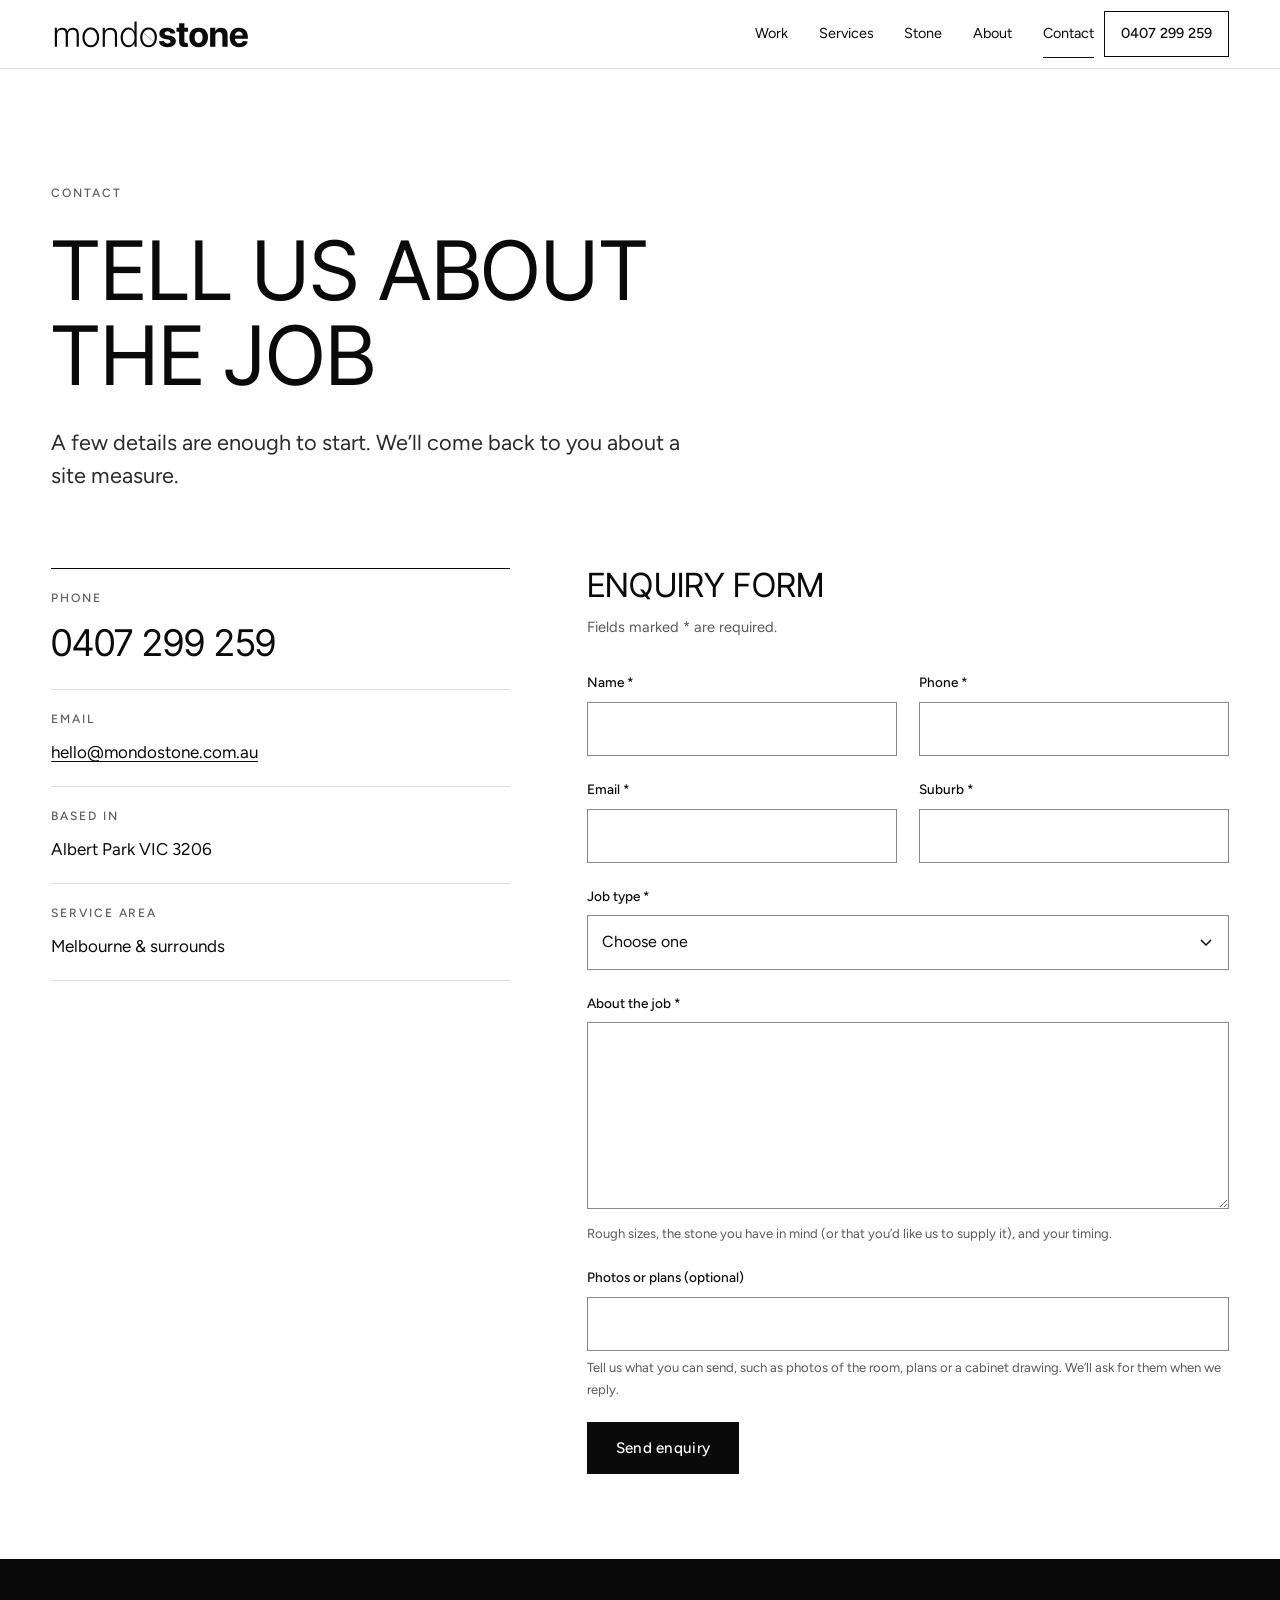
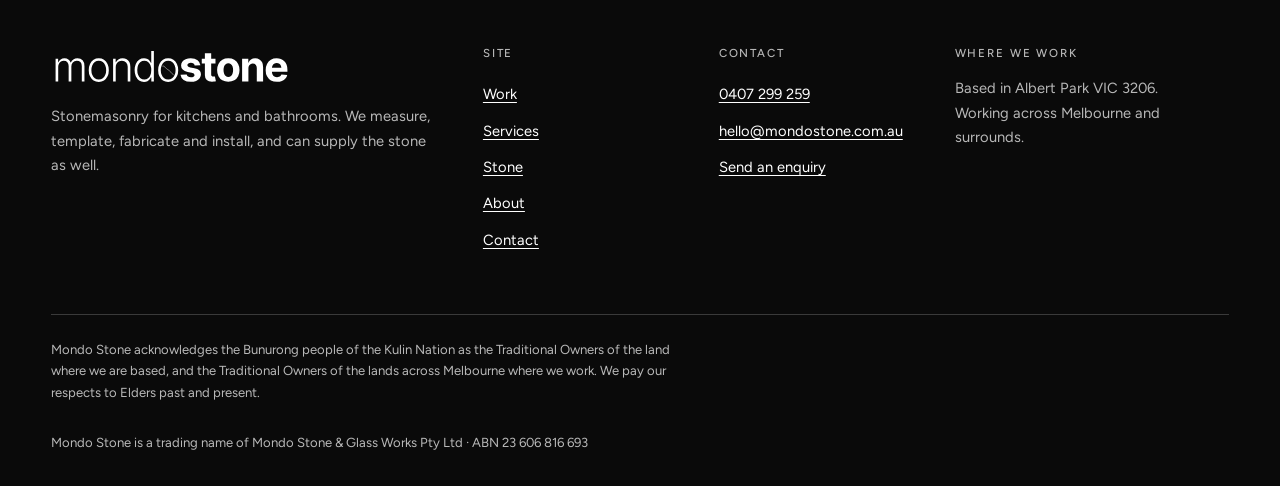
<file: contact.html>
<!doctype html>
<html lang="en-AU">
<head>
<meta charset="utf-8">
<meta name="robots" content="noindex, nofollow">
<meta name="viewport" content="width=device-width, initial-scale=1">
<title>Contact — Mondo Stone | Call 0407 299 259</title>
<meta name="description" content="Contact Mondo Stone, stonemasons in Albert Park, Melbourne. Call 0407 299 259 or send an enquiry about benchtops, vanities, slab walls, splashbacks, tiling or stone repairs.">
<!-- TODO confirm domain: https://mondostone.com.au is a placeholder used in canonical, Open Graph, JSON-LD, robots.txt and sitemap.xml -->
<link rel="canonical" href="https://mondostone.com.au/contact.html">
<meta name="theme-color" content="#ffffff">
<meta property="og:type" content="website">
<meta property="og:site_name" content="Mondo Stone">
<meta property="og:locale" content="en_AU">
<meta property="og:title" content="Contact — Mondo Stone | Call 0407 299 259">
<meta property="og:description" content="Contact Mondo Stone, stonemasons in Albert Park, Melbourne. Call 0407 299 259 or send an enquiry about benchtops, vanities, slab walls, splashbacks, tiling or stone repairs.">
<meta property="og:url" content="https://mondostone.com.au/contact.html">
<meta property="og:image" content="https://mondostone.com.au/images/og-image.jpg">
<meta property="og:image:width" content="1200">
<meta property="og:image:height" content="630">
<meta property="og:image:alt" content="Kitchen island, benchtops and splashback in pale gold-veined stone, installed by Mondo Stone">
<meta name="twitter:card" content="summary_large_image">
<link rel="icon" href="favicon.svg" type="image/svg+xml">
<link rel="preconnect" href="https://fonts.googleapis.com">
<link rel="preconnect" href="https://fonts.gstatic.com" crossorigin>
<link href="https://fonts.googleapis.com/css2?family=Figtree:wght@400;500;600&amp;family=Inter+Tight:wght@400;500&amp;family=Instrument+Serif:ital@0;1&amp;display=swap" rel="stylesheet">
<link rel="stylesheet" href="css/site.css">

</head>
<body>
<a class="skip" href="#main">Skip to content</a>
<header class="site-header">
  <div class="wrap">
    <a class="brand" href="index.html"><img src="images/logo/mondo-stone-logo-inline.svg" alt="Mondo Stone, home" width="199" height="30"></a>
    <div class="header-right">
      <nav class="nav" id="site-nav" aria-label="Main"><ul><li><a href="work.html">Work</a></li><li><a href="services.html">Services</a></li><li><a href="stone.html">Stone</a></li><li><a href="about.html">About</a></li><li><a href="contact.html" aria-current="page">Contact</a></li></ul></nav>
      <a class="header-phone" href="tel:+61407299259" aria-label="Call Mondo Stone on 0407 299 259">0407 299 259</a>
      <button class="menu-toggle" type="button" aria-controls="site-nav" aria-expanded="false" aria-label="Menu"><svg viewBox="0 0 24 24" fill="none" stroke="currentColor" stroke-width="1.5" aria-hidden="true"><path d="M3 7h18M3 12h18M3 17h18"/></svg></button>
    </div>
  </div>
</header>
<main id="main">
<section class="page-head"><div class="wrap"><span class="label">Contact</span><h1>Tell us about the job</h1><p class="lede">A few details are enough to start. We’ll come back to you about a site measure.</p></div></section>
<section class="section--tight" style="padding-top:0"><div class="wrap split">
  <div>
    <ul class="contact-list">
      <li><span class="label" style="margin-bottom:.5rem">Phone</span><a class="big" href="tel:+61407299259">0407 299 259</a></li>
      <li><span class="label" style="margin-bottom:.5rem">Email</span><!-- TODO confirm email --><a href="mailto:hello@mondostone.com.au">hello@mondostone.com.au</a></li>
      <li><span class="label" style="margin-bottom:.5rem">Based in</span>Albert Park VIC 3206</li>
      <li><span class="label" style="margin-bottom:.5rem">Service area</span>Melbourne &amp; surrounds</li>
    </ul>
  </div>
  <div>
    <h2 style="font-size:clamp(1.6rem,2.6vw,2.2rem);margin-bottom:.75rem">Enquiry form</h2>
    <p class="muted" style="margin-bottom:2rem;font-size:.92rem">Fields marked <span aria-hidden="true">*</span><span class="visually-hidden">with an asterisk</span> are required.</p>
    <!-- TODO form endpoint: action="#" is a placeholder. Until a real endpoint is set, js/site.js opens the visitor's email app with the details filled in (address taken from data-mailto). Replace action with your host's form handler URL and the script will submit normally. -->
    <!-- TODO confirm email (data-mailto below) -->
    <form class="form" id="enquiry-form" action="#" method="post" data-mailto="hello@mondostone.com.au" novalidate>
      <div class="form-status full" id="form-status" role="status" aria-live="polite"></div>
      <div class="field"><label for="f-name">Name *</label><input id="f-name" name="name" type="text" autocomplete="name" required></div>
      <div class="field"><label for="f-phone">Phone *</label><input id="f-phone" name="phone" type="tel" autocomplete="tel" inputmode="tel" required></div>
      <div class="field"><label for="f-email">Email *</label><input id="f-email" name="email" type="email" autocomplete="email" required></div>
      <div class="field"><label for="f-suburb">Suburb *</label><input id="f-suburb" name="suburb" type="text" autocomplete="address-level2" required></div>
      <div class="field full"><label for="f-job">Job type *</label><select id="f-job" name="job_type" required><option value="">Choose one</option><option>Kitchen benchtop or island</option><option>Bathroom vanity</option><option>Slab wall, shower wall or niche</option><option>Splashback</option><option>Floor or wall tiling / bathroom renovation</option><option>Stone repair or re-polish</option><option>Upgrade an existing bench (substrate and stone)</option><option>Stone supply only</option><option>Something else</option></select></div>
      <div class="field full"><label for="f-message">About the job *</label><textarea id="f-message" name="message" rows="6" required></textarea><span class="hint">Rough sizes, the stone you have in mind (or that you’d like us to supply it), and your timing.</span></div>
      <div class="field full"><label for="f-photos">Photos or plans (optional)</label><input id="f-photos" name="photos" type="text"><span class="hint">Tell us what you can send, such as photos of the room, plans or a cabinet drawing. We’ll ask for them when we reply.</span></div>
      <div class="full"><button class="btn" type="submit">Send enquiry</button></div>
    </form>
  </div>
</div></section>
</main>
<footer class="site-footer">
  <div class="wrap">
    <div class="footer-grid">
      <div>
        <p class="footer-brand"><img src="images/logo/mondo-stone-logo-white.svg" alt="Mondo Stone" width="238" height="36"></p>
        <p>Stonemasonry for kitchens and bathrooms. We measure, template, fabricate and install, and can supply the stone as well.</p>
      </div>
      <div>
        <h2>Site</h2>
        <ul><li><a href="work.html">Work</a></li><li><a href="services.html">Services</a></li><li><a href="stone.html">Stone</a></li><li><a href="about.html">About</a></li><li><a href="contact.html">Contact</a></li></ul>
      </div>
      <div>
        <h2>Contact</h2>
        <ul>
          <li><a href="tel:+61407299259">0407 299 259</a></li>
          <li><!-- TODO confirm email --><a href="mailto:hello@mondostone.com.au">hello@mondostone.com.au</a></li>
          <li><a href="contact.html">Send an enquiry</a></li>
        </ul>
      </div>
      <div>
        <h2>Where we work</h2>
        <p>Based in Albert Park VIC 3206.<br>Working across Melbourne and surrounds.</p>
      </div>
    </div>
    <div class="footer-base">
      <p>Mondo Stone acknowledges the Bunurong people of the Kulin Nation as the Traditional Owners of the land where we are based, and the Traditional Owners of the lands across Melbourne where we work. We pay our respects to Elders past and present.</p>
      <p>Mondo Stone is a trading name of Mondo Stone &amp; Glass Works Pty Ltd · ABN 23 606 816 693</p>
    </div>
  </div>
</footer>
<script src="js/site.js" defer></script>
</body>
</html>
</file>
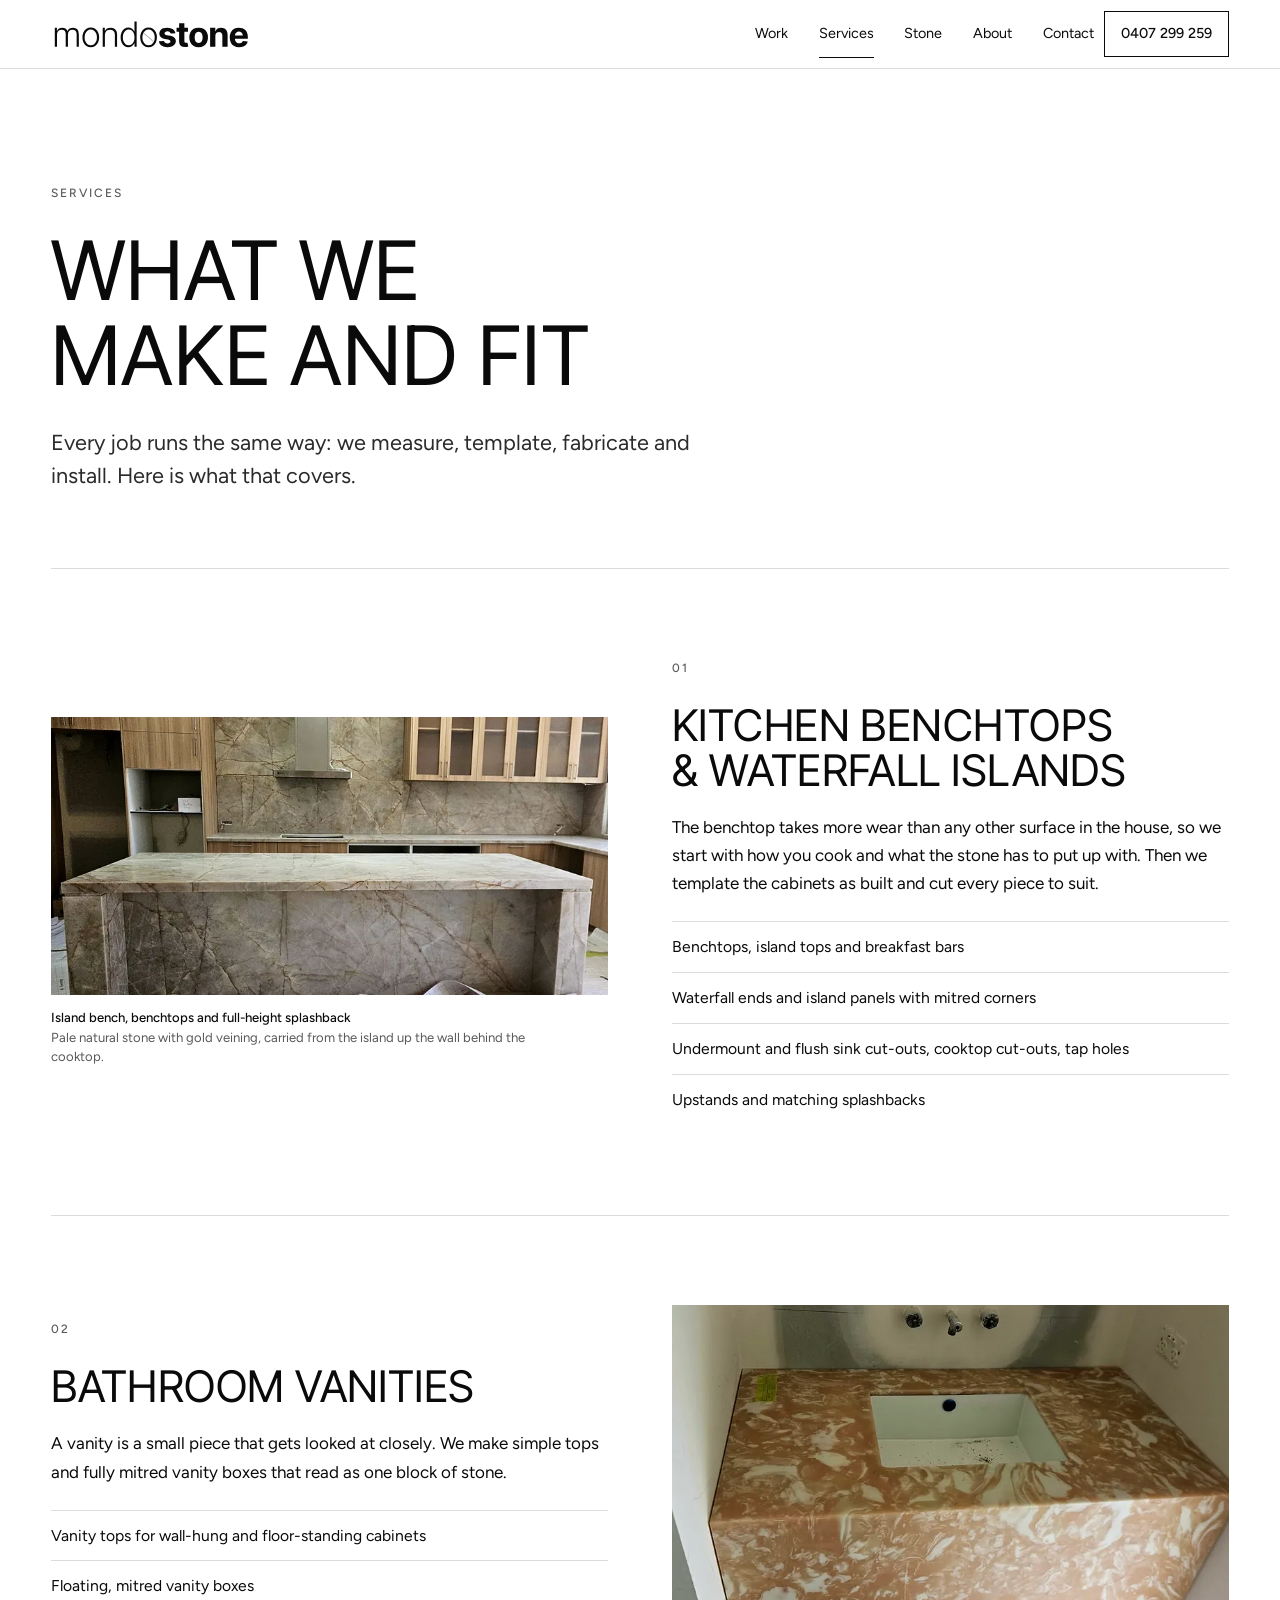
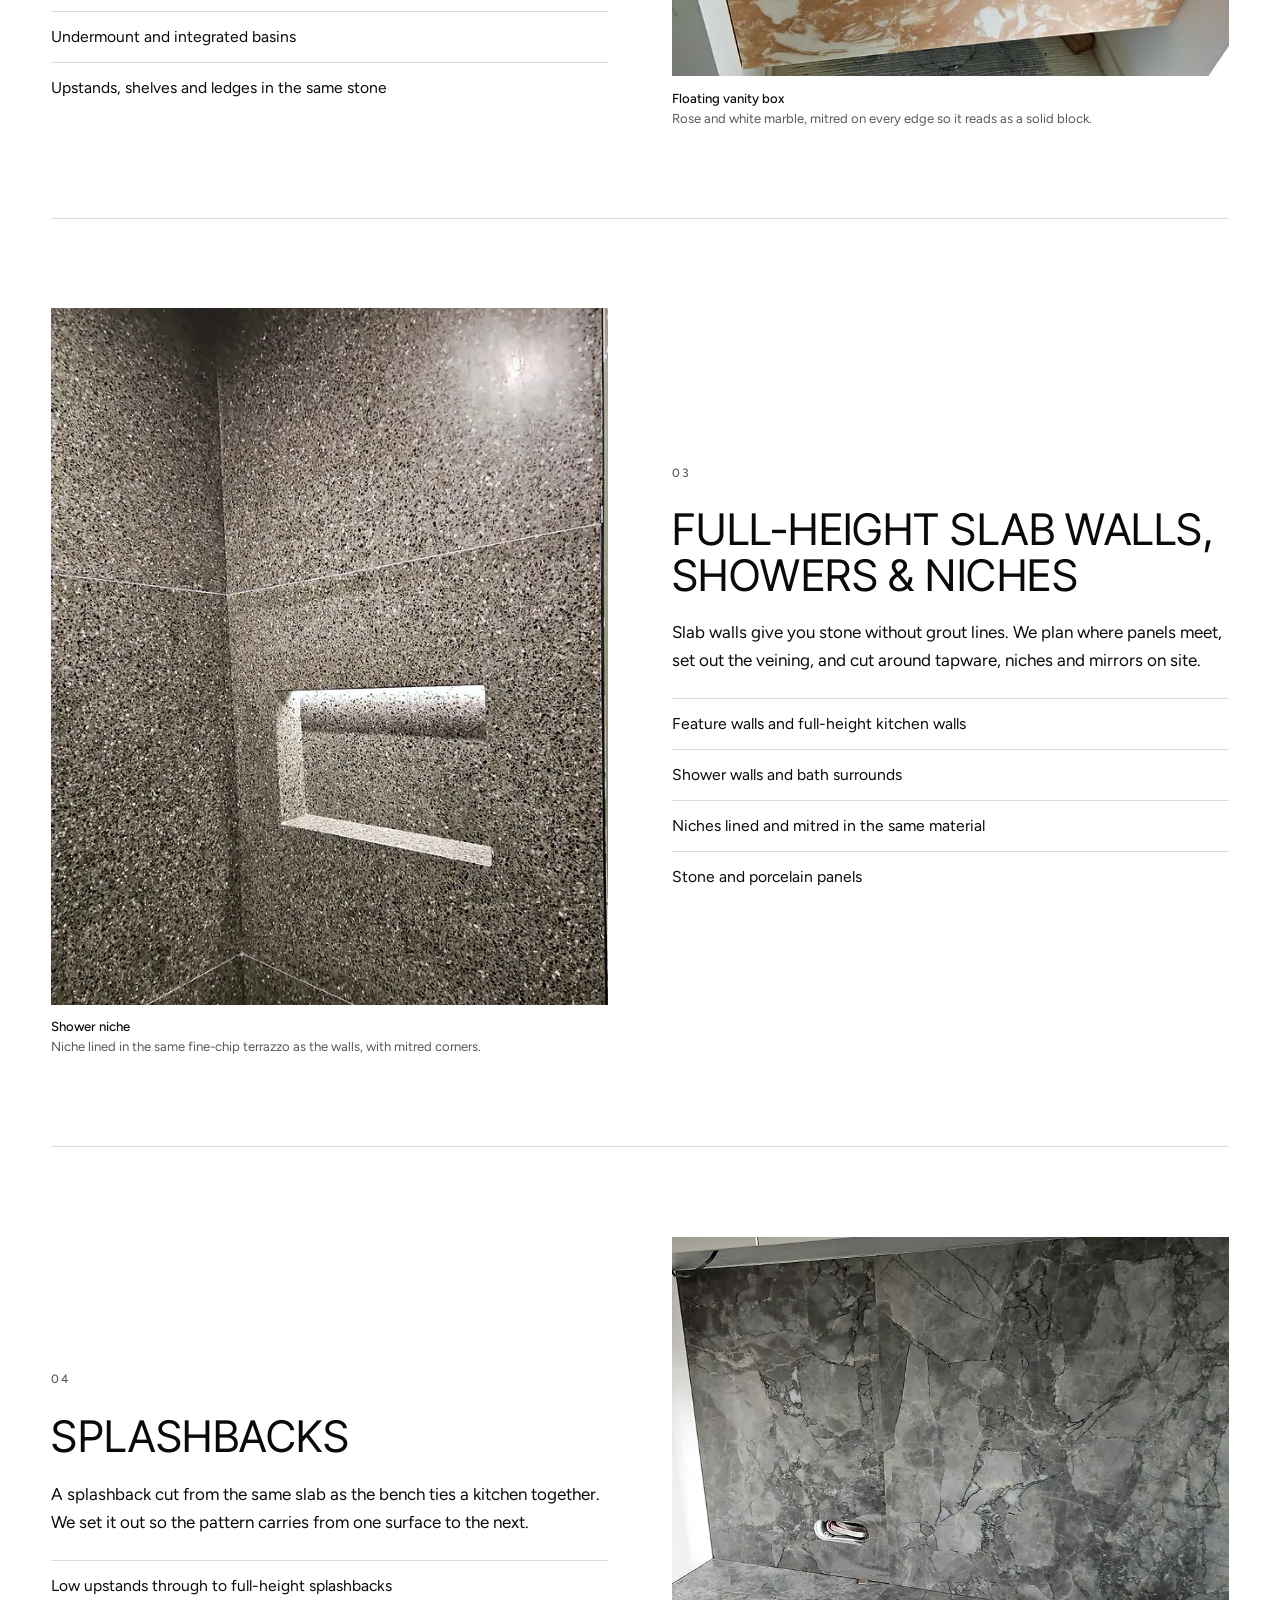
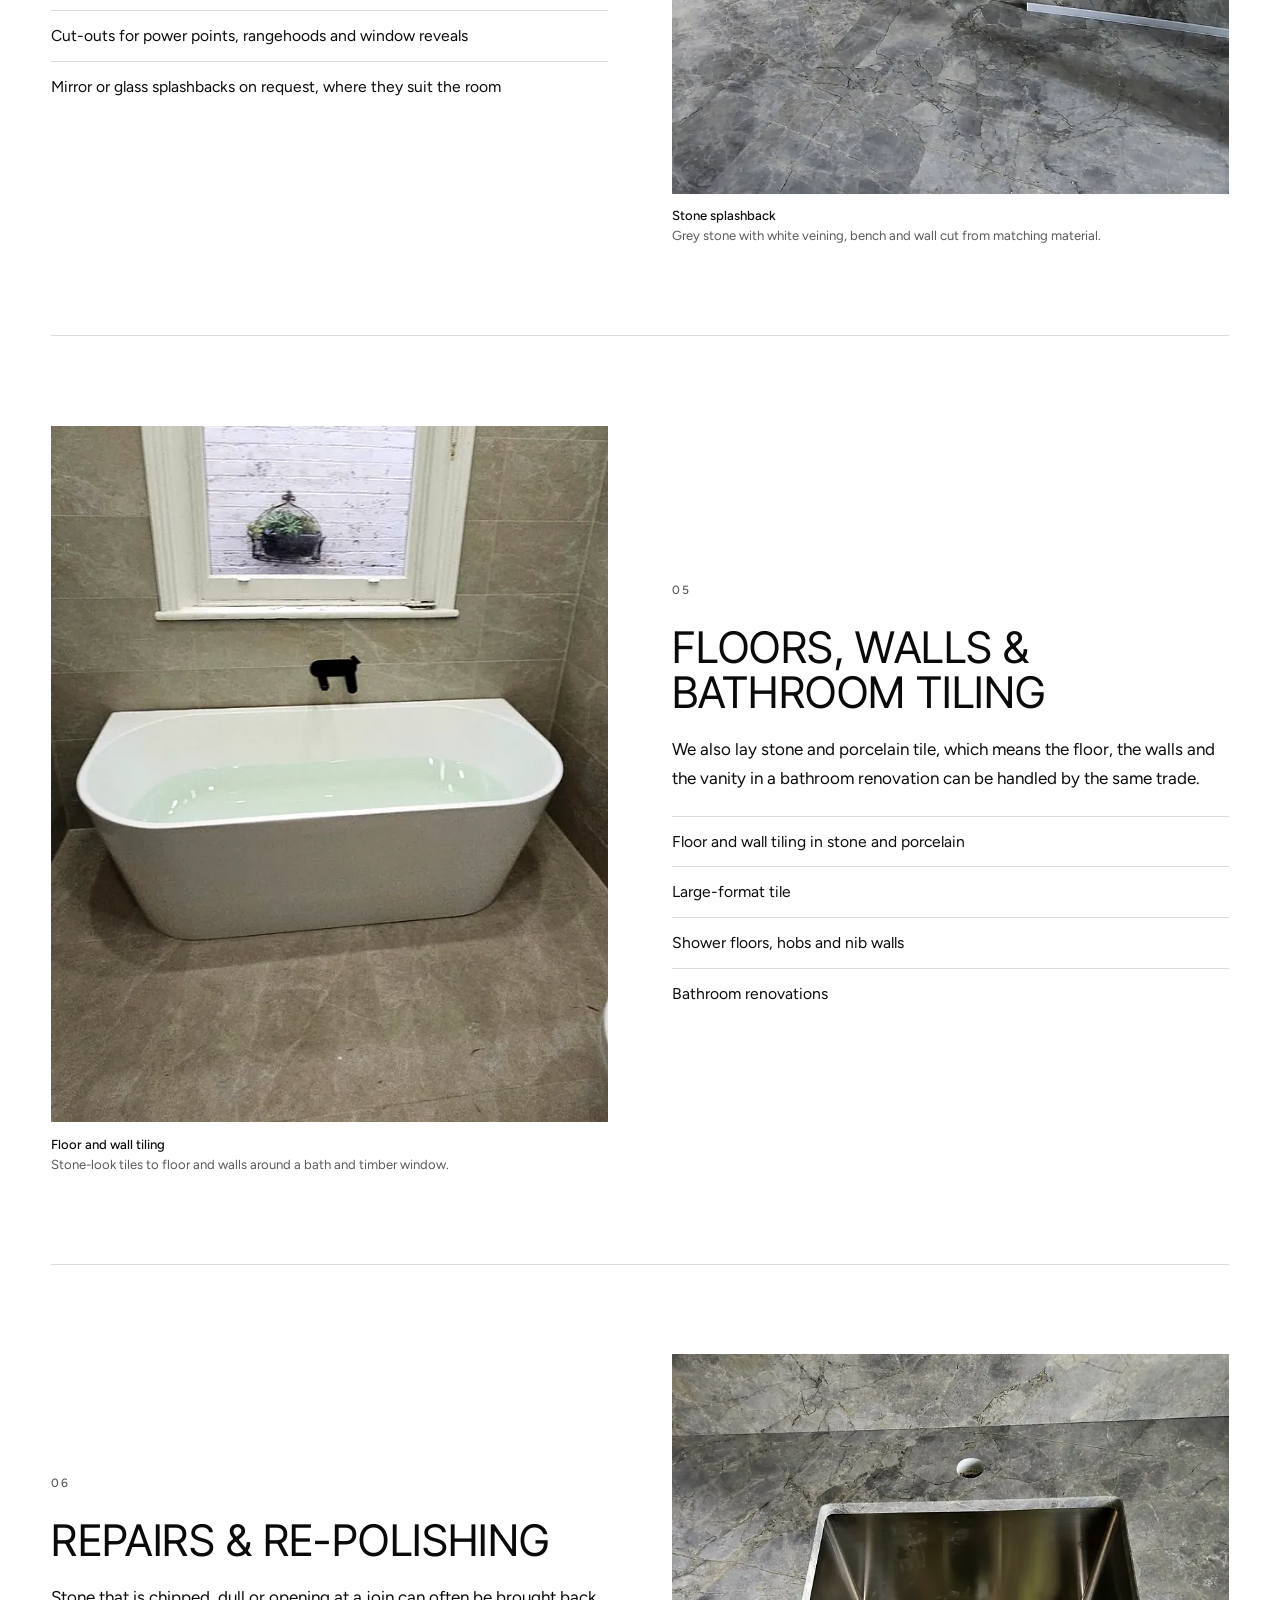
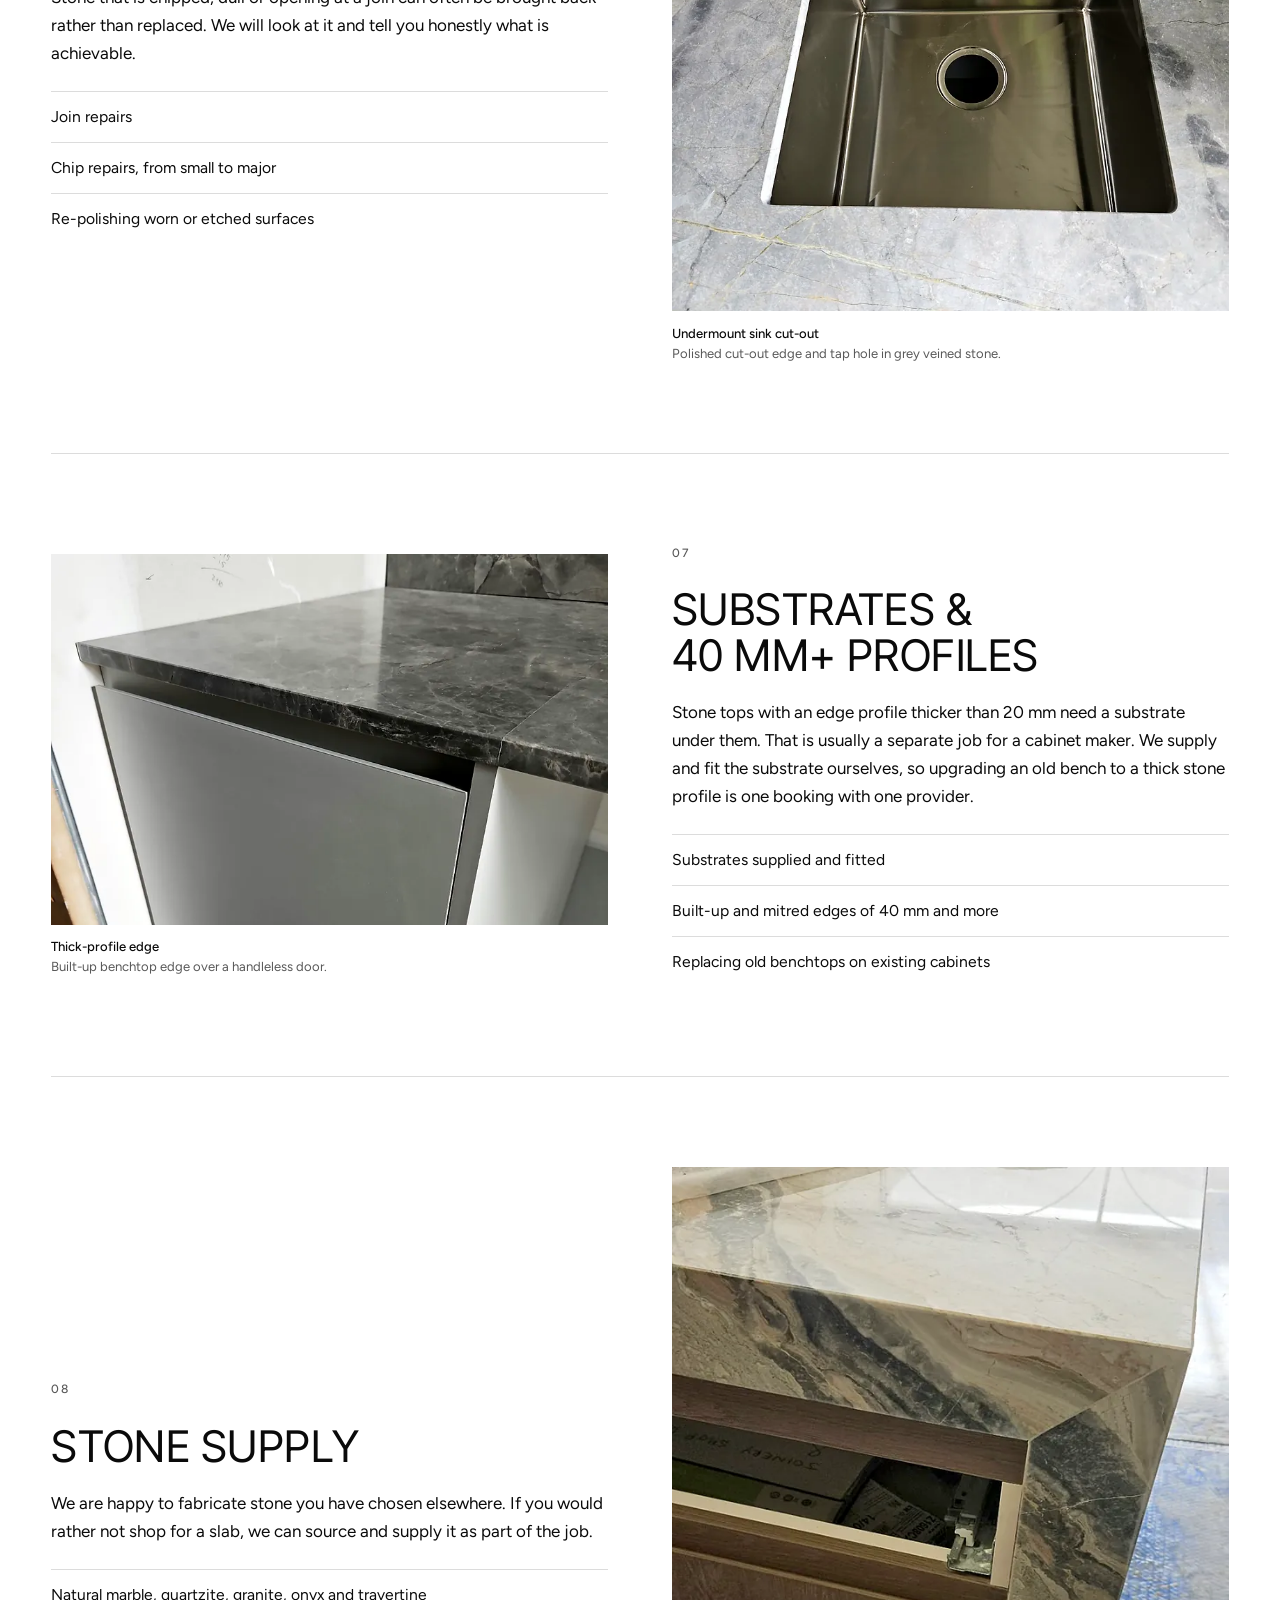
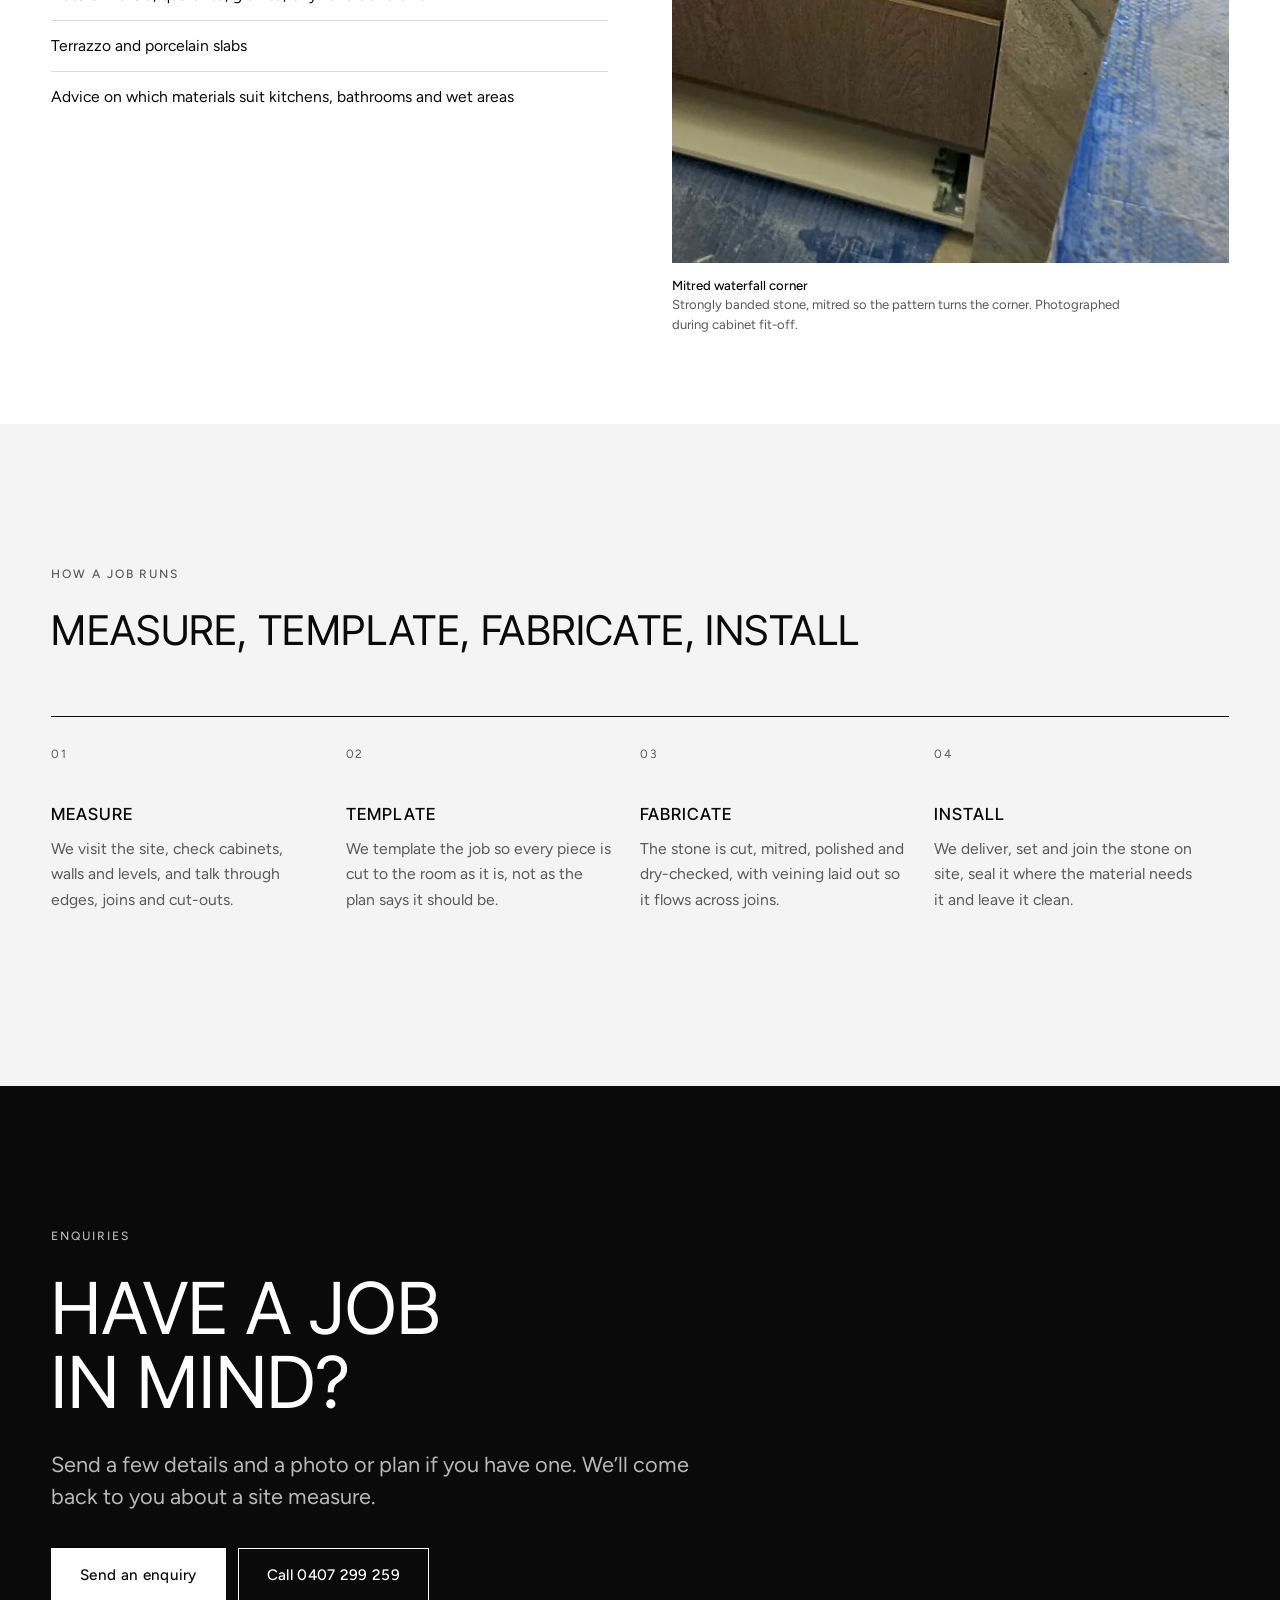
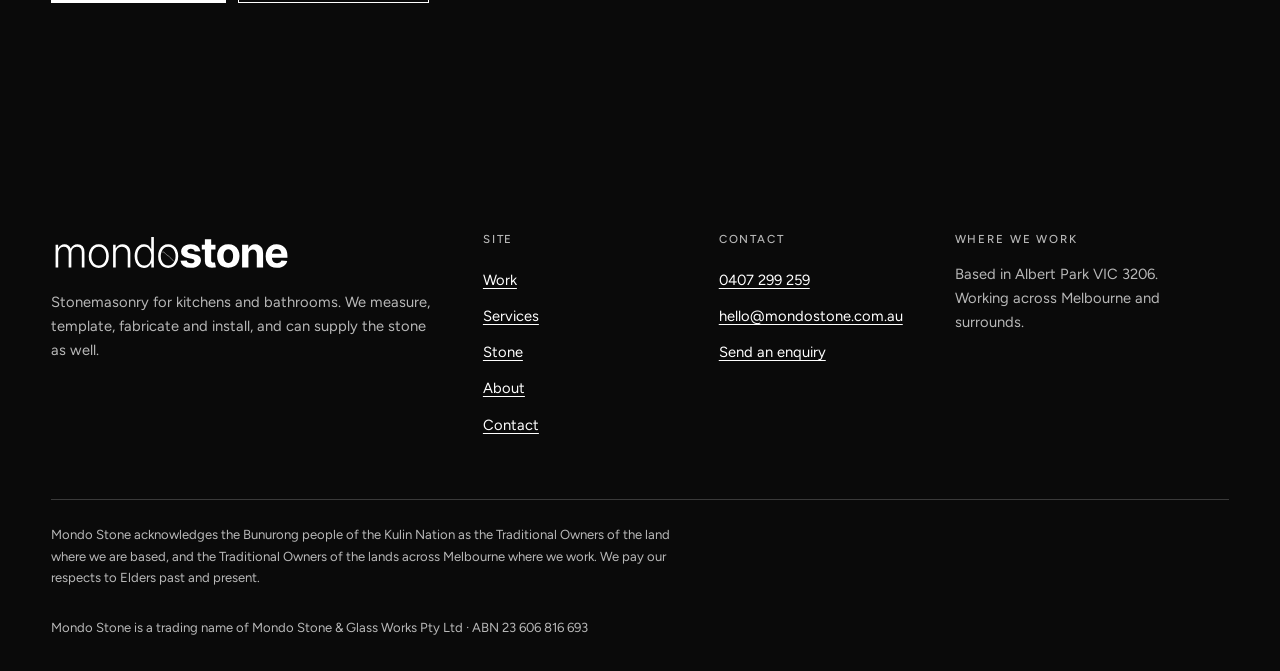
<file: services.html>
<!doctype html>
<html lang="en-AU">
<head>
<meta charset="utf-8">
<meta name="robots" content="noindex, nofollow">
<meta name="viewport" content="width=device-width, initial-scale=1">
<title>Services — Mondo Stone | Benchtops, vanities, slab walls, repairs</title>
<meta name="description" content="Stonemasonry services in Melbourne: kitchen benchtops and waterfall islands, bathroom vanities, slab walls and shower niches, splashbacks, tiling, stone repairs, substrates and stone supply.">
<!-- TODO confirm domain: https://mondostone.com.au is a placeholder used in canonical, Open Graph, JSON-LD, robots.txt and sitemap.xml -->
<link rel="canonical" href="https://mondostone.com.au/services.html">
<meta name="theme-color" content="#ffffff">
<meta property="og:type" content="website">
<meta property="og:site_name" content="Mondo Stone">
<meta property="og:locale" content="en_AU">
<meta property="og:title" content="Services — Mondo Stone | Benchtops, vanities, slab walls, repairs">
<meta property="og:description" content="Stonemasonry services in Melbourne: kitchen benchtops and waterfall islands, bathroom vanities, slab walls and shower niches, splashbacks, tiling, stone repairs, substrates and stone supply.">
<meta property="og:url" content="https://mondostone.com.au/services.html">
<meta property="og:image" content="https://mondostone.com.au/images/og-image.jpg">
<meta property="og:image:width" content="1200">
<meta property="og:image:height" content="630">
<meta property="og:image:alt" content="Kitchen island, benchtops and splashback in pale gold-veined stone, installed by Mondo Stone">
<meta name="twitter:card" content="summary_large_image">
<link rel="icon" href="favicon.svg" type="image/svg+xml">
<link rel="preconnect" href="https://fonts.googleapis.com">
<link rel="preconnect" href="https://fonts.gstatic.com" crossorigin>
<link href="https://fonts.googleapis.com/css2?family=Figtree:wght@400;500;600&amp;family=Inter+Tight:wght@400;500&amp;family=Instrument+Serif:ital@0;1&amp;display=swap" rel="stylesheet">
<link rel="stylesheet" href="css/site.css">

</head>
<body>
<a class="skip" href="#main">Skip to content</a>
<header class="site-header">
  <div class="wrap">
    <a class="brand" href="index.html"><img src="images/logo/mondo-stone-logo-inline.svg" alt="Mondo Stone, home" width="199" height="30"></a>
    <div class="header-right">
      <nav class="nav" id="site-nav" aria-label="Main"><ul><li><a href="work.html">Work</a></li><li><a href="services.html" aria-current="page">Services</a></li><li><a href="stone.html">Stone</a></li><li><a href="about.html">About</a></li><li><a href="contact.html">Contact</a></li></ul></nav>
      <a class="header-phone" href="tel:+61407299259" aria-label="Call Mondo Stone on 0407 299 259">0407 299 259</a>
      <button class="menu-toggle" type="button" aria-controls="site-nav" aria-expanded="false" aria-label="Menu"><svg viewBox="0 0 24 24" fill="none" stroke="currentColor" stroke-width="1.5" aria-hidden="true"><path d="M3 7h18M3 12h18M3 17h18"/></svg></button>
    </div>
  </div>
</header>
<main id="main">
<section class="page-head"><div class="wrap"><span class="label">Services</span><h1>What we make and fit</h1><p class="lede">Every job runs the same way: we measure, template, fabricate and install. Here is what that covers.</p></div></section>
<section aria-label="Services in detail"><div class="wrap"><article class="service" id="s1">
      <div class="service-media"><figure class="reveal"><picture><source type="image/webp" srcset="images/kitchen-island-stone-splashback-800.webp 800w, images/kitchen-island-stone-splashback.webp 1600w" sizes="(min-width:900px) 50vw, 100vw"><img src="images/kitchen-island-stone-splashback.jpg" srcset="images/kitchen-island-stone-splashback-800.jpg 800w, images/kitchen-island-stone-splashback.jpg 1600w" sizes="(min-width:900px) 50vw, 100vw" width="1600" height="800" alt="Kitchen with a long island bench, perimeter benchtops and a full-height splashback in pale stone with gold veining, set against timber cabinetry." loading="lazy" decoding="async"></picture><figcaption><strong>Island bench, benchtops and full-height splashback</strong>Pale natural stone with gold veining, carried from the island up the wall behind the cooktop.</figcaption></figure></div>
      <div><span class="label">01</span><h2>Kitchen benchtops &amp; waterfall islands</h2><p>The benchtop takes more wear than any other surface in the house, so we start with how you cook and what the stone has to put up with. Then we template the cabinets as built and cut every piece to suit.</p><ul><li>Benchtops, island tops and breakfast bars</li><li>Waterfall ends and island panels with mitred corners</li><li>Undermount and flush sink cut-outs, cooktop cut-outs, tap holes</li><li>Upstands and matching splashbacks</li></ul></div>
    </article><article class="service" id="s2">
      <div class="service-media"><figure class="reveal"><picture><source type="image/webp" srcset="images/rose-marble-floating-vanity-800.webp 800w, images/rose-marble-floating-vanity.webp 1419w" sizes="(min-width:900px) 50vw, 100vw"><img src="images/rose-marble-floating-vanity.jpg" srcset="images/rose-marble-floating-vanity-800.jpg 800w, images/rose-marble-floating-vanity.jpg 1419w" sizes="(min-width:900px) 50vw, 100vw" width="1419" height="946" alt="Wall-hung vanity box in rose-pink and white marble with mitred edges and a rectangular undermount basin." loading="lazy" decoding="async"></picture><figcaption><strong>Floating vanity box</strong>Rose and white marble, mitred on every edge so it reads as a solid block.</figcaption></figure></div>
      <div><span class="label">02</span><h2>Bathroom vanities</h2><p>A vanity is a small piece that gets looked at closely. We make simple tops and fully mitred vanity boxes that read as one block of stone.</p><ul><li>Vanity tops for wall-hung and floor-standing cabinets</li><li>Floating, mitred vanity boxes</li><li>Undermount and integrated basins</li><li>Upstands, shelves and ledges in the same stone</li></ul></div>
    </article><article class="service" id="s3">
      <div class="service-media"><figure class="reveal"><picture><source type="image/webp" srcset="images/terrazzo-shower-niche-800.webp 640w, images/terrazzo-shower-niche.webp 1280w" sizes="(min-width:900px) 50vw, 100vw"><img src="images/terrazzo-shower-niche.jpg" srcset="images/terrazzo-shower-niche-800.jpg 640w, images/terrazzo-shower-niche.jpg 1280w" sizes="(min-width:900px) 50vw, 100vw" width="1280" height="1600" alt="Shower walls in fine-chip grey terrazzo with a recessed niche lined in the same material." loading="lazy" decoding="async"></picture><figcaption><strong>Shower niche</strong>Niche lined in the same fine-chip terrazzo as the walls, with mitred corners.</figcaption></figure></div>
      <div><span class="label">03</span><h2>Full-height slab walls, showers &amp; niches</h2><p>Slab walls give you stone without grout lines. We plan where panels meet, set out the veining, and cut around tapware, niches and mirrors on site.</p><ul><li>Feature walls and full-height kitchen walls</li><li>Shower walls and bath surrounds</li><li>Niches lined and mitred in the same material</li><li>Stone and porcelain panels</li></ul></div>
    </article><article class="service" id="s4">
      <div class="service-media"><figure class="reveal"><picture><source type="image/webp" srcset="images/grey-stone-splashback-benchtop-800.webp 800w, images/grey-stone-splashback-benchtop.webp 1229w" sizes="(min-width:900px) 50vw, 100vw"><img src="images/grey-stone-splashback-benchtop.jpg" srcset="images/grey-stone-splashback-benchtop-800.jpg 800w, images/grey-stone-splashback-benchtop.jpg 1229w" sizes="(min-width:900px) 50vw, 100vw" width="1229" height="1229" alt="Grey stone splashback with strong white veining meeting a benchtop in the same stone under white overhead cupboards." loading="lazy" decoding="async"></picture><figcaption><strong>Stone splashback</strong>Grey stone with white veining, bench and wall cut from matching material.</figcaption></figure></div>
      <div><span class="label">04</span><h2>Splashbacks</h2><p>A splashback cut from the same slab as the bench ties a kitchen together. We set it out so the pattern carries from one surface to the next.</p><ul><li>Low upstands through to full-height splashbacks</li><li>Cut-outs for power points, rangehoods and window reveals</li><li>Mirror or glass splashbacks on request, where they suit the room</li></ul></div>
    </article><article class="service" id="s5">
      <div class="service-media"><figure class="reveal"><picture><source type="image/webp" srcset="images/freestanding-bath-tiled-floor-800.webp 640w, images/freestanding-bath-tiled-floor.webp 908w" sizes="(min-width:900px) 50vw, 100vw"><img src="images/freestanding-bath-tiled-floor.jpg" srcset="images/freestanding-bath-tiled-floor-800.jpg 640w, images/freestanding-bath-tiled-floor.jpg 908w" sizes="(min-width:900px) 50vw, 100vw" width="908" height="1135" alt="Bath beneath a timber sash window in a bathroom tiled in grey-beige stone-look tiles on the floor and walls." loading="lazy" decoding="async"></picture><figcaption><strong>Floor and wall tiling</strong>Stone-look tiles to floor and walls around a bath and timber window.</figcaption></figure></div>
      <div><span class="label">05</span><h2>Floors, walls &amp; bathroom tiling</h2><p>We also lay stone and porcelain tile, which means the floor, the walls and the vanity in a bathroom renovation can be handled by the same trade.</p><ul><li>Floor and wall tiling in stone and porcelain</li><li>Large-format tile</li><li>Shower floors, hobs and nib walls</li><li>Bathroom renovations</li></ul></div>
    </article><article class="service" id="s6">
      <div class="service-media"><figure class="reveal"><picture><source type="image/webp" srcset="images/undermount-sink-cutout-grey-stone-800.webp 800w, images/undermount-sink-cutout-grey-stone.webp 1536w" sizes="(min-width:900px) 50vw, 100vw"><img src="images/undermount-sink-cutout-grey-stone.jpg" srcset="images/undermount-sink-cutout-grey-stone-800.jpg 800w, images/undermount-sink-cutout-grey-stone.jpg 1536w" sizes="(min-width:900px) 50vw, 100vw" width="1536" height="1536" alt="Top-down view of a square undermount steel sink set into a grey veined stone benchtop with a polished cut-out edge." loading="lazy" decoding="async"></picture><figcaption><strong>Undermount sink cut-out</strong>Polished cut-out edge and tap hole in grey veined stone.</figcaption></figure></div>
      <div><span class="label">06</span><h2>Repairs &amp; re-polishing</h2><p>Stone that is chipped, dull or opening at a join can often be brought back rather than replaced. We will look at it and tell you honestly what is achievable.</p><ul><li>Join repairs</li><li>Chip repairs, from small to major</li><li>Re-polishing worn or etched surfaces</li></ul></div>
    </article><article class="service" id="s7">
      <div class="service-media"><figure class="reveal"><picture><source type="image/webp" srcset="images/built-up-edge-benchtop-detail-800.webp 800w, images/built-up-edge-benchtop-detail.webp 1536w" sizes="(min-width:900px) 50vw, 100vw"><img src="images/built-up-edge-benchtop-detail.jpg" srcset="images/built-up-edge-benchtop-detail-800.jpg 800w, images/built-up-edge-benchtop-detail.jpg 1536w" sizes="(min-width:900px) 50vw, 100vw" width="1536" height="1024" alt="Corner of a dark grey stone benchtop with a thick built-up edge above a pale handleless cabinet door." loading="lazy" decoding="async"></picture><figcaption><strong>Thick-profile edge</strong>Built-up benchtop edge over a handleless door.</figcaption></figure></div>
      <div><span class="label">07</span><h2>Substrates &amp; 40&nbsp;mm+ profiles</h2><p>Stone tops with an edge profile thicker than 20&nbsp;mm need a substrate under them. That is usually a separate job for a cabinet maker. We supply and fit the substrate ourselves, so upgrading an old bench to a thick stone profile is one booking with one provider.</p><ul><li>Substrates supplied and fitted</li><li>Built-up and mitred edges of 40&nbsp;mm and more</li><li>Replacing old benchtops on existing cabinets</li></ul></div>
    </article><article class="service" id="s8">
      <div class="service-media"><figure class="reveal"><picture><source type="image/webp" srcset="images/banded-stone-waterfall-mitre-800.webp 640w, images/banded-stone-waterfall-mitre.webp 946w" sizes="(min-width:900px) 50vw, 100vw"><img src="images/banded-stone-waterfall-mitre.jpg" srcset="images/banded-stone-waterfall-mitre-800.jpg 640w, images/banded-stone-waterfall-mitre.jpg 946w" sizes="(min-width:900px) 50vw, 100vw" width="946" height="1182" alt="Mitred corner where a banded cream, grey and rust-coloured stone benchtop turns down into a waterfall end beside timber drawers." loading="lazy" decoding="async"></picture><figcaption><strong>Mitred waterfall corner</strong>Strongly banded stone, mitred so the pattern turns the corner. Photographed during cabinet fit-off.</figcaption></figure></div>
      <div><span class="label">08</span><h2>Stone supply</h2><p>We are happy to fabricate stone you have chosen elsewhere. If you would rather not shop for a slab, we can source and supply it as part of the job.</p><ul><li>Natural marble, quartzite, granite, onyx and travertine</li><li>Terrazzo and porcelain slabs</li><li>Advice on which materials suit kitchens, bathrooms and wet areas</li></ul></div>
    </article></div></section>
<section class="section section--alt" aria-labelledby="process-h"><div class="wrap"><span class="label">How a job runs</span><h2 id="process-h" style="margin-bottom:clamp(32px,5vw,64px)">Measure, template, fabricate, install</h2><ol class="steps">
  <li class="reveal"><h3>Measure</h3><p>We visit the site, check cabinets, walls and levels, and talk through edges, joins and cut-outs.</p></li>
  <li class="reveal"><h3>Template</h3><p>We template the job so every piece is cut to the room as it is, not as the plan says it should be.</p></li>
  <li class="reveal"><h3>Fabricate</h3><p>The stone is cut, mitred, polished and dry-checked, with veining laid out so it flows across joins.</p></li>
  <li class="reveal"><h3>Install</h3><p>We deliver, set and join the stone on site, seal it where the material needs it and leave it clean.</p></li>
</ol></div></section>
<section class="section section--ink cta on-ink" aria-labelledby="cta-h">
  <div class="wrap">
    <span class="label">Enquiries</span>
    <h2 id="cta-h">Have a job in mind?</h2>
    <p class="lede" style="color:var(--on-ink-muted);margin-top:1.75rem">Send a few details and a photo or plan if you have one. We’ll come back to you about a site measure.</p>
    <div class="btn-row"><a class="btn" href="contact.html">Send an enquiry</a><a class="btn btn--ghost" href="tel:+61407299259">Call 0407 299 259</a></div>
  </div>
</section>
</main>
<footer class="site-footer">
  <div class="wrap">
    <div class="footer-grid">
      <div>
        <p class="footer-brand"><img src="images/logo/mondo-stone-logo-white.svg" alt="Mondo Stone" width="238" height="36"></p>
        <p>Stonemasonry for kitchens and bathrooms. We measure, template, fabricate and install, and can supply the stone as well.</p>
      </div>
      <div>
        <h2>Site</h2>
        <ul><li><a href="work.html">Work</a></li><li><a href="services.html">Services</a></li><li><a href="stone.html">Stone</a></li><li><a href="about.html">About</a></li><li><a href="contact.html">Contact</a></li></ul>
      </div>
      <div>
        <h2>Contact</h2>
        <ul>
          <li><a href="tel:+61407299259">0407 299 259</a></li>
          <li><!-- TODO confirm email --><a href="mailto:hello@mondostone.com.au">hello@mondostone.com.au</a></li>
          <li><a href="contact.html">Send an enquiry</a></li>
        </ul>
      </div>
      <div>
        <h2>Where we work</h2>
        <p>Based in Albert Park VIC 3206.<br>Working across Melbourne and surrounds.</p>
      </div>
    </div>
    <div class="footer-base">
      <p>Mondo Stone acknowledges the Bunurong people of the Kulin Nation as the Traditional Owners of the land where we are based, and the Traditional Owners of the lands across Melbourne where we work. We pay our respects to Elders past and present.</p>
      <p>Mondo Stone is a trading name of Mondo Stone &amp; Glass Works Pty Ltd · ABN 23 606 816 693</p>
    </div>
  </div>
</footer>
<script src="js/site.js" defer></script>
</body>
</html>
</file>
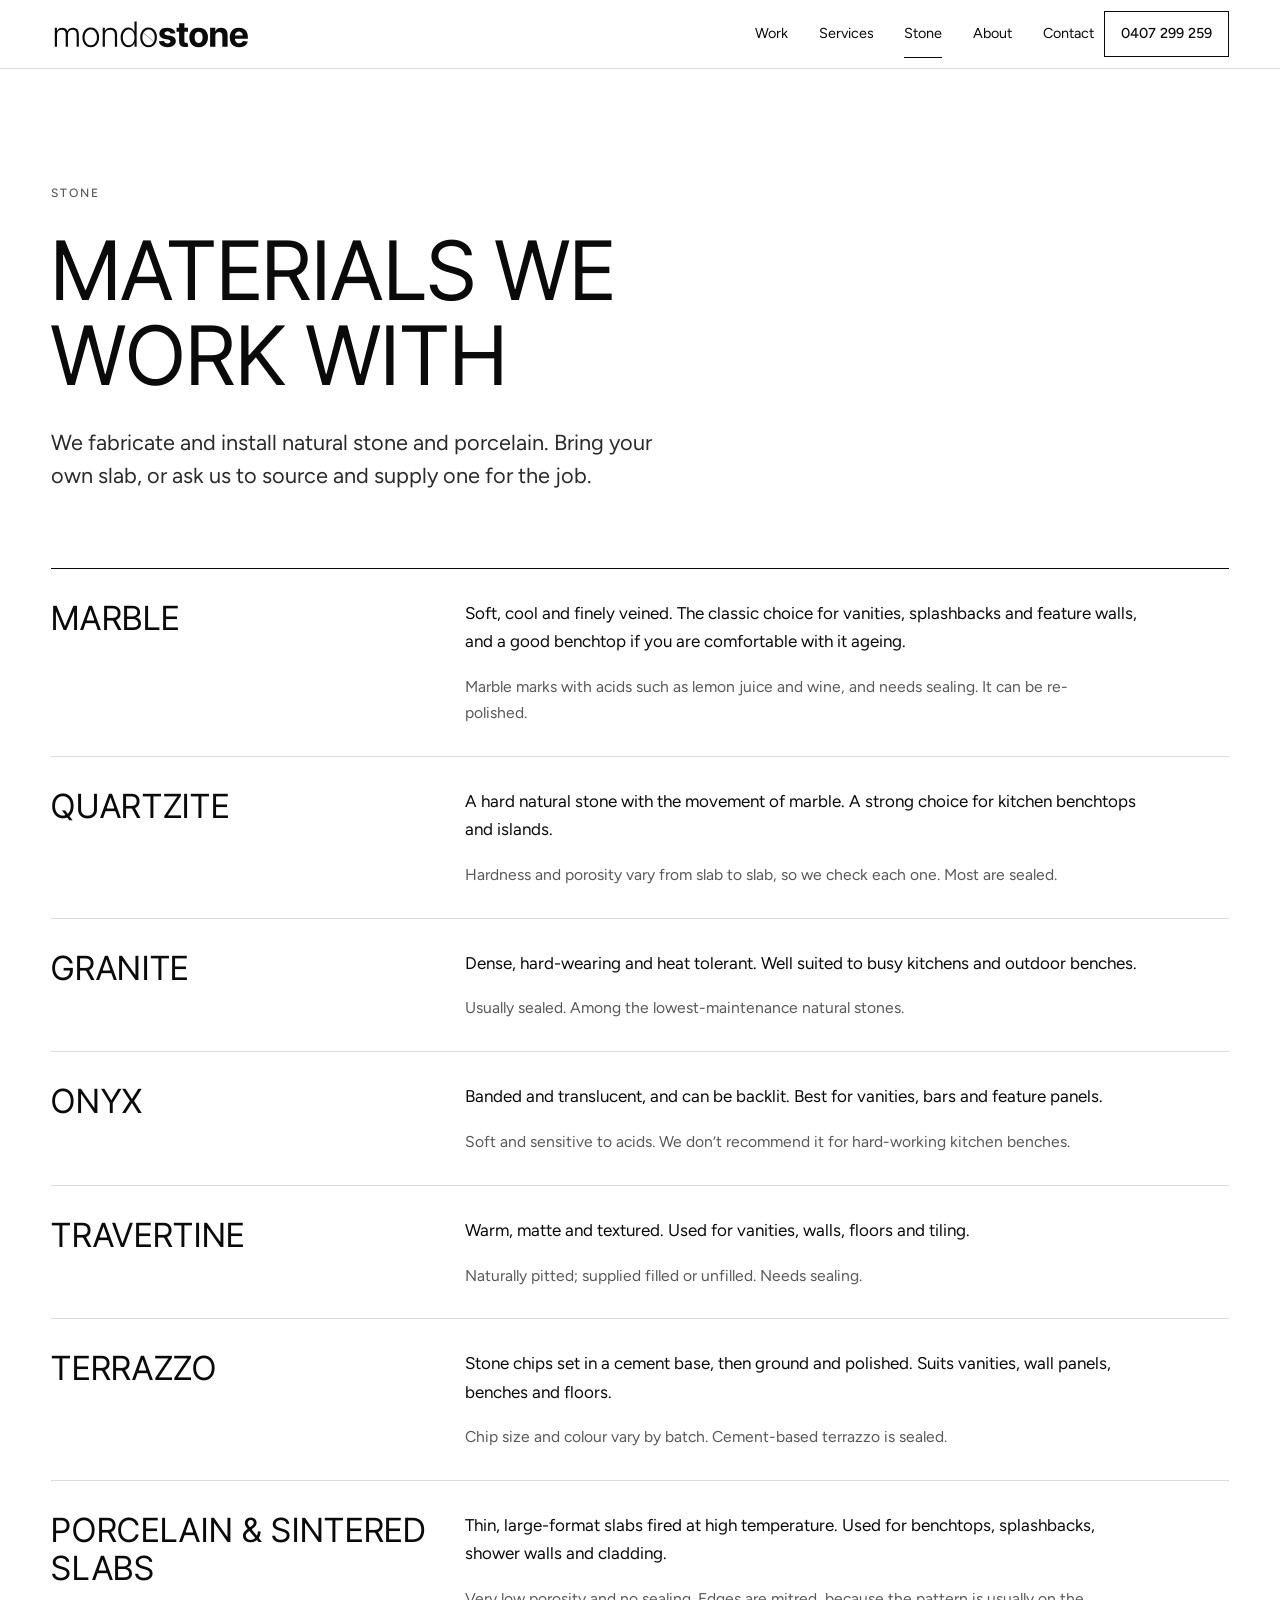
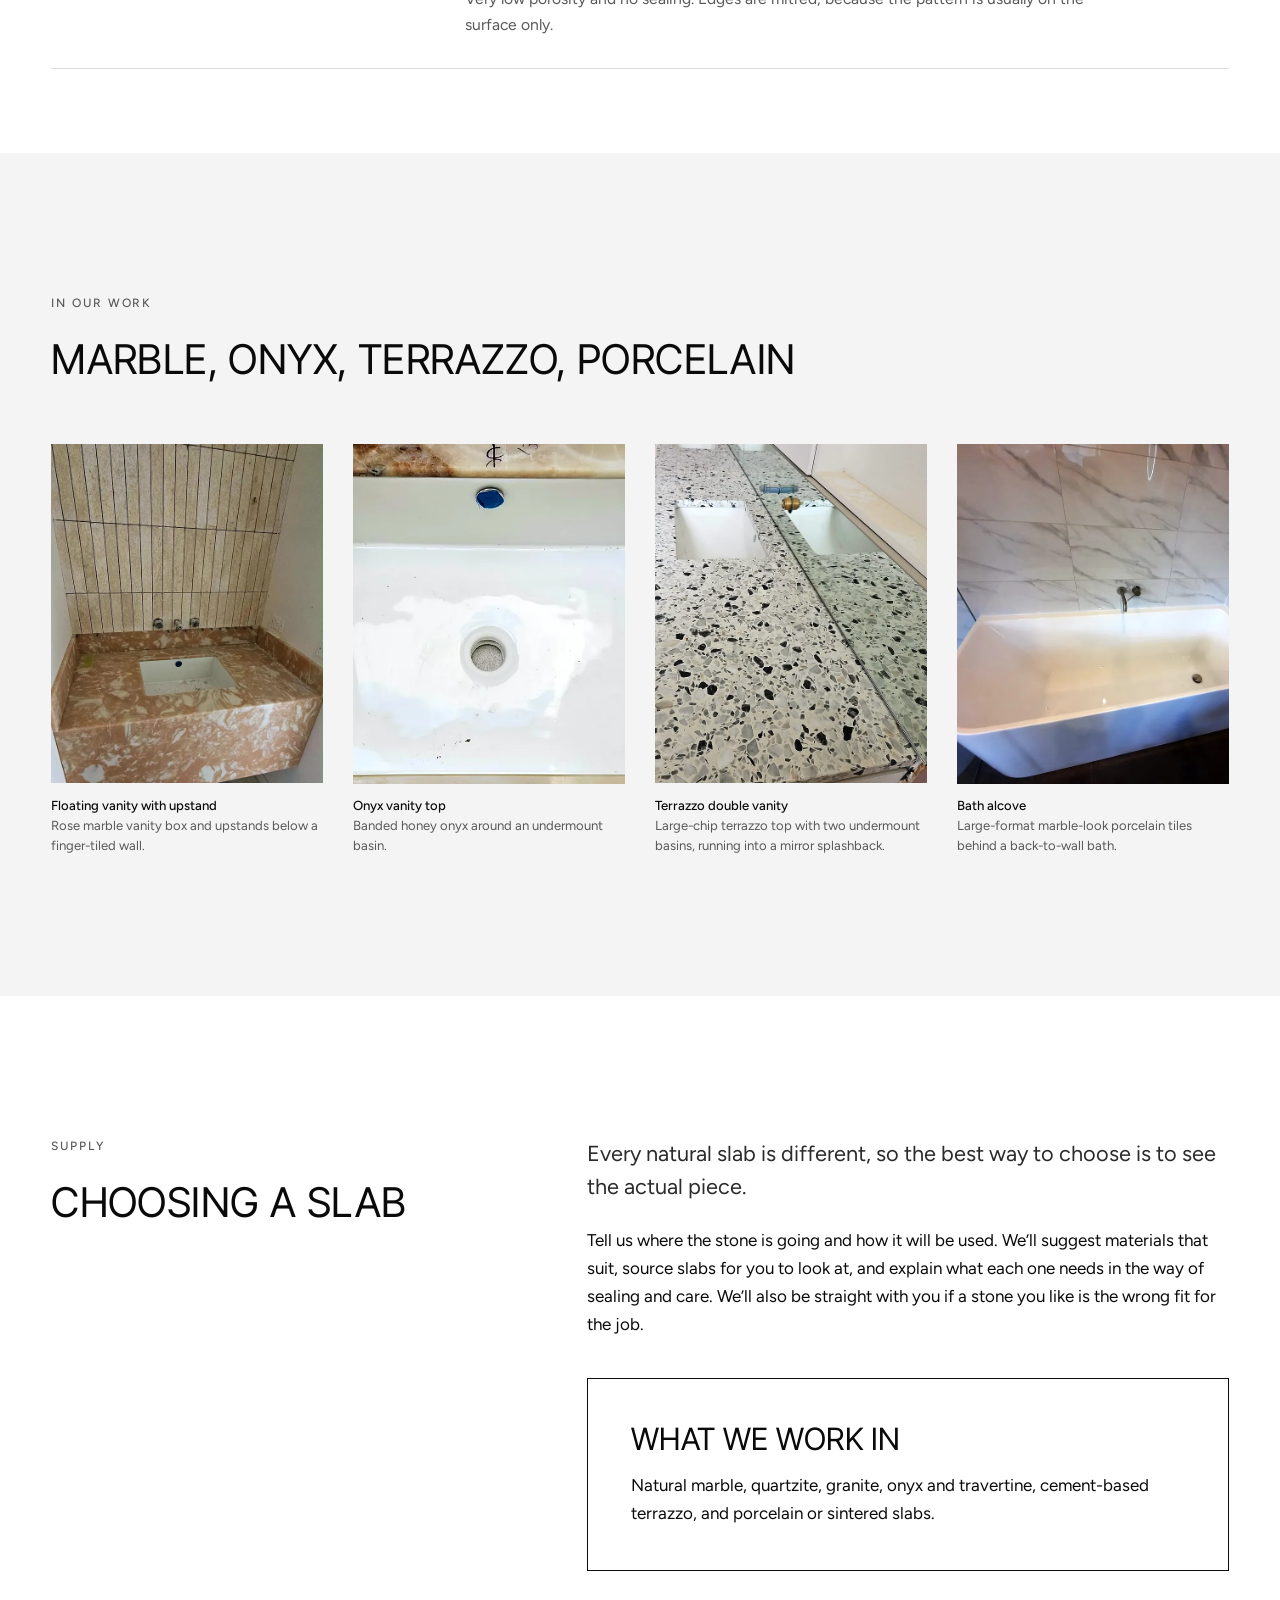
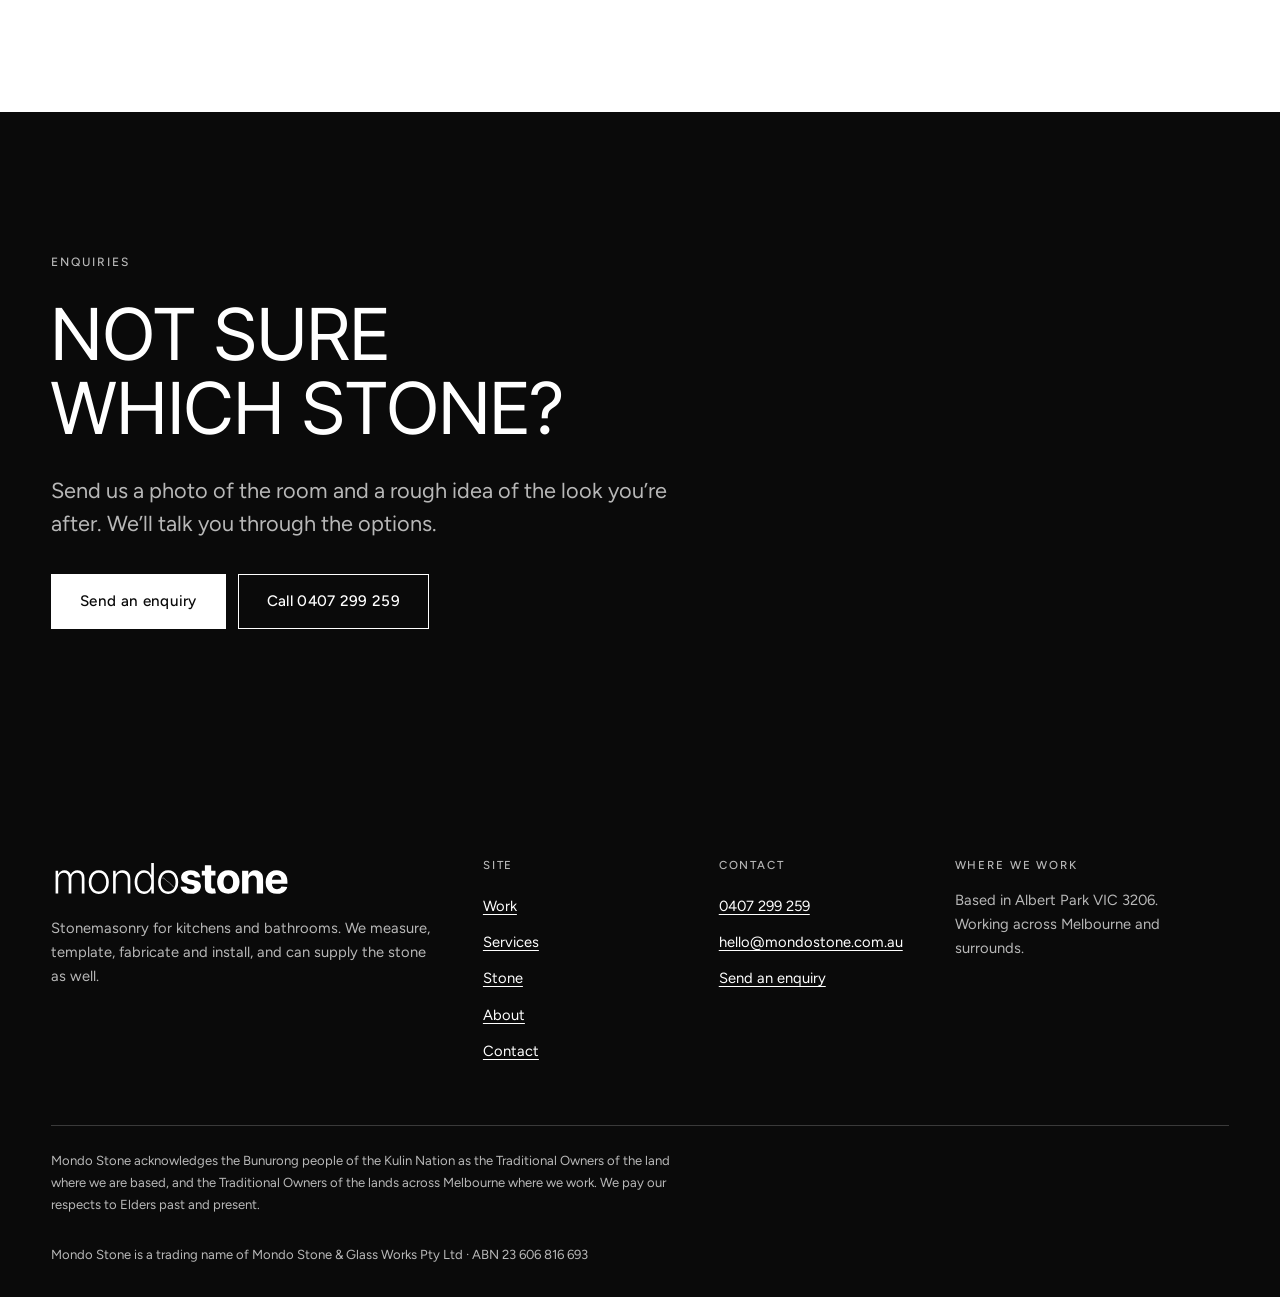
<file: stone.html>
<!doctype html>
<html lang="en-AU">
<head>
<meta charset="utf-8">
<meta name="robots" content="noindex, nofollow">
<meta name="viewport" content="width=device-width, initial-scale=1">
<title>Stone — Mondo Stone | Marble, quartzite, granite, onyx, travertine, terrazzo, porcelain</title>
<meta name="description" content="The materials Mondo Stone fabricates and installs: natural marble, quartzite, granite, onyx and travertine, plus terrazzo and porcelain slabs. We can supply the stone for your job.">
<!-- TODO confirm domain: https://mondostone.com.au is a placeholder used in canonical, Open Graph, JSON-LD, robots.txt and sitemap.xml -->
<link rel="canonical" href="https://mondostone.com.au/stone.html">
<meta name="theme-color" content="#ffffff">
<meta property="og:type" content="website">
<meta property="og:site_name" content="Mondo Stone">
<meta property="og:locale" content="en_AU">
<meta property="og:title" content="Stone — Mondo Stone | Marble, quartzite, granite, onyx, travertine, terrazzo, porcelain">
<meta property="og:description" content="The materials Mondo Stone fabricates and installs: natural marble, quartzite, granite, onyx and travertine, plus terrazzo and porcelain slabs. We can supply the stone for your job.">
<meta property="og:url" content="https://mondostone.com.au/stone.html">
<meta property="og:image" content="https://mondostone.com.au/images/og-image.jpg">
<meta property="og:image:width" content="1200">
<meta property="og:image:height" content="630">
<meta property="og:image:alt" content="Kitchen island, benchtops and splashback in pale gold-veined stone, installed by Mondo Stone">
<meta name="twitter:card" content="summary_large_image">
<link rel="icon" href="favicon.svg" type="image/svg+xml">
<link rel="preconnect" href="https://fonts.googleapis.com">
<link rel="preconnect" href="https://fonts.gstatic.com" crossorigin>
<link href="https://fonts.googleapis.com/css2?family=Figtree:wght@400;500;600&amp;family=Inter+Tight:wght@400;500&amp;family=Instrument+Serif:ital@0;1&amp;display=swap" rel="stylesheet">
<link rel="stylesheet" href="css/site.css">

</head>
<body>
<a class="skip" href="#main">Skip to content</a>
<header class="site-header">
  <div class="wrap">
    <a class="brand" href="index.html"><img src="images/logo/mondo-stone-logo-inline.svg" alt="Mondo Stone, home" width="199" height="30"></a>
    <div class="header-right">
      <nav class="nav" id="site-nav" aria-label="Main"><ul><li><a href="work.html">Work</a></li><li><a href="services.html">Services</a></li><li><a href="stone.html" aria-current="page">Stone</a></li><li><a href="about.html">About</a></li><li><a href="contact.html">Contact</a></li></ul></nav>
      <a class="header-phone" href="tel:+61407299259" aria-label="Call Mondo Stone on 0407 299 259">0407 299 259</a>
      <button class="menu-toggle" type="button" aria-controls="site-nav" aria-expanded="false" aria-label="Menu"><svg viewBox="0 0 24 24" fill="none" stroke="currentColor" stroke-width="1.5" aria-hidden="true"><path d="M3 7h18M3 12h18M3 17h18"/></svg></button>
    </div>
  </div>
</header>
<main id="main">
<section class="page-head"><div class="wrap"><span class="label">Stone</span><h1>Materials we work with</h1><p class="lede">We fabricate and install natural stone and porcelain. Bring your own slab, or ask us to source and supply one for the job.</p></div></section>
<section class="section--tight" style="padding-top:0" aria-label="Materials"><div class="wrap">
  <dl class="materials">
    <div class="material reveal"><dt>Marble</dt><dd><p>Soft, cool and finely veined. The classic choice for vanities, splashbacks and feature walls, and a good benchtop if you are comfortable with it ageing.</p><p>Marble marks with acids such as lemon juice and wine, and needs sealing. It can be re-polished.</p></dd></div><div class="material reveal"><dt>Quartzite</dt><dd><p>A hard natural stone with the movement of marble. A strong choice for kitchen benchtops and islands.</p><p>Hardness and porosity vary from slab to slab, so we check each one. Most are sealed.</p></dd></div><div class="material reveal"><dt>Granite</dt><dd><p>Dense, hard-wearing and heat tolerant. Well suited to busy kitchens and outdoor benches.</p><p>Usually sealed. Among the lowest-maintenance natural stones.</p></dd></div><div class="material reveal"><dt>Onyx</dt><dd><p>Banded and translucent, and can be backlit. Best for vanities, bars and feature panels.</p><p>Soft and sensitive to acids. We don’t recommend it for hard-working kitchen benches.</p></dd></div><div class="material reveal"><dt>Travertine</dt><dd><p>Warm, matte and textured. Used for vanities, walls, floors and tiling.</p><p>Naturally pitted; supplied filled or unfilled. Needs sealing.</p></dd></div><div class="material reveal"><dt>Terrazzo</dt><dd><p>Stone chips set in a cement base, then ground and polished. Suits vanities, wall panels, benches and floors.</p><p>Chip size and colour vary by batch. Cement-based terrazzo is sealed.</p></dd></div><div class="material reveal"><dt>Porcelain &amp; sintered slabs</dt><dd><p>Thin, large-format slabs fired at high temperature. Used for benchtops, splashbacks, shower walls and cladding.</p><p>Very low porosity and no sealing. Edges are mitred, because the pattern is usually on the surface only.</p></dd></div>
  </dl>
</div></section>
<section class="section section--alt" aria-labelledby="seen-h"><div class="wrap">
  <span class="label">In our work</span>
  <h2 id="seen-h" style="margin-bottom:clamp(32px,5vw,64px)">Marble, onyx, terrazzo, porcelain</h2>
  <div class="work-grid" style="grid-template-columns:repeat(auto-fit,minmax(min(100%,240px),1fr))">
    <figure class="card reveal" data-cats="vanities bathrooms"><button type="button" class="card-media ar-4-5" data-lightbox="images/rose-marble-vanity-finger-tiles.jpg" data-caption="Floating vanity with upstand — Rose marble vanity box and upstands below a finger-tiled wall." aria-label="Enlarge photo: Floating vanity with upstand"><picture><source type="image/webp" srcset="images/rose-marble-vanity-finger-tiles-800.webp 640w, images/rose-marble-vanity-finger-tiles.webp 946w" sizes="(min-width:1000px) 25vw, (min-width:600px) 50vw, 100vw"><img src="images/rose-marble-vanity-finger-tiles.jpg" srcset="images/rose-marble-vanity-finger-tiles-800.jpg 640w, images/rose-marble-vanity-finger-tiles.jpg 946w" sizes="(min-width:1000px) 25vw, (min-width:600px) 50vw, 100vw" width="946" height="1183" alt="Rose-pink marble floating vanity with matching upstands set in an alcove beneath vertical finger tiles." loading="lazy" decoding="async"></picture></button><figcaption><strong>Floating vanity with upstand</strong>Rose marble vanity box and upstands below a finger-tiled wall.</figcaption></figure><figure class="card reveal" data-cats="vanities"><button type="button" class="card-media ar-4-5" data-lightbox="images/onyx-vanity-basin-detail.jpg" data-caption="Onyx vanity top — Banded honey onyx around an undermount basin." aria-label="Enlarge photo: Onyx vanity top"><picture><source type="image/webp" srcset="images/onyx-vanity-basin-detail-800.webp 800w, images/onyx-vanity-basin-detail.webp 1419w" sizes="(min-width:1000px) 25vw, (min-width:600px) 50vw, 100vw"><img src="images/onyx-vanity-basin-detail.jpg" srcset="images/onyx-vanity-basin-detail-800.jpg 800w, images/onyx-vanity-basin-detail.jpg 1419w" sizes="(min-width:1000px) 25vw, (min-width:600px) 50vw, 100vw" width="1419" height="946" alt="Top-down view of a white rectangular basin set under a banded honey and cream onyx vanity top." loading="lazy" decoding="async"></picture></button><figcaption><strong>Onyx vanity top</strong>Banded honey onyx around an undermount basin.</figcaption></figure><figure class="card reveal" data-cats="vanities bathrooms"><button type="button" class="card-media ar-4-5" data-lightbox="images/terrazzo-double-vanity.jpg" data-caption="Terrazzo double vanity — Large-chip terrazzo top with two undermount basins, running into a mirror splashback." aria-label="Enlarge photo: Terrazzo double vanity"><picture><source type="image/webp" srcset="images/terrazzo-double-vanity-800.webp 640w, images/terrazzo-double-vanity.webp 1229w" sizes="(min-width:1000px) 25vw, (min-width:600px) 50vw, 100vw"><img src="images/terrazzo-double-vanity.jpg" srcset="images/terrazzo-double-vanity-800.jpg 640w, images/terrazzo-double-vanity.jpg 1229w" sizes="(min-width:1000px) 25vw, (min-width:600px) 50vw, 100vw" width="1229" height="1536" alt="Long terrazzo vanity top with large black, grey and white chips, two undermount basins and a full-length mirror splashback." loading="lazy" decoding="async"></picture></button><figcaption><strong>Terrazzo double vanity</strong>Large-chip terrazzo top with two undermount basins, running into a mirror splashback.</figcaption></figure><figure class="card reveal" data-cats="bathrooms walls"><button type="button" class="card-media ar-4-5" data-lightbox="images/marble-look-tile-bath-wall.jpg" data-caption="Bath alcove — Large-format marble-look porcelain tiles behind a back-to-wall bath." aria-label="Enlarge photo: Bath alcove"><picture><source type="image/webp" srcset="images/marble-look-tile-bath-wall-800.webp 800w, images/marble-look-tile-bath-wall.webp 1395w" sizes="(min-width:1000px) 25vw, (min-width:600px) 50vw, 100vw"><img src="images/marble-look-tile-bath-wall.jpg" srcset="images/marble-look-tile-bath-wall-800.jpg 800w, images/marble-look-tile-bath-wall.jpg 1395w" sizes="(min-width:1000px) 25vw, (min-width:600px) 50vw, 100vw" width="1395" height="1395" alt="White back-to-wall bath in front of large marble-look porcelain wall tiles with grey veining." loading="lazy" decoding="async"></picture></button><figcaption><strong>Bath alcove</strong>Large-format marble-look porcelain tiles behind a back-to-wall bath.</figcaption></figure>
  </div>
</div></section>
<section class="section" aria-labelledby="supply-h"><div class="wrap split">
  <div><span class="label">Supply</span><h2 id="supply-h">Choosing a slab</h2></div>
  <div>
    <p class="lede">Every natural slab is different, so the best way to choose is to see the actual piece.</p>
    <p style="margin-top:1.25rem">Tell us where the stone is going and how it will be used. We’ll suggest materials that suit, source slabs for you to look at, and explain what each one needs in the way of sealing and care. We’ll also be straight with you if a stone you like is the wrong fit for the job.</p>
    <div class="note" style="margin-top:2.5rem">
      <h2>What we work in</h2>
      <p>Natural marble, quartzite, granite, onyx and travertine, cement-based terrazzo, and porcelain or sintered slabs.</p>
    </div>
  </div>
</div></section>
<section class="section section--ink cta on-ink" aria-labelledby="cta-h">
  <div class="wrap">
    <span class="label">Enquiries</span>
    <h2 id="cta-h">Not sure which stone?</h2>
    <p class="lede" style="color:var(--on-ink-muted);margin-top:1.75rem">Send us a photo of the room and a rough idea of the look you’re after. We’ll talk you through the options.</p>
    <div class="btn-row"><a class="btn" href="contact.html">Send an enquiry</a><a class="btn btn--ghost" href="tel:+61407299259">Call 0407 299 259</a></div>
  </div>
</section>
</main>
<footer class="site-footer">
  <div class="wrap">
    <div class="footer-grid">
      <div>
        <p class="footer-brand"><img src="images/logo/mondo-stone-logo-white.svg" alt="Mondo Stone" width="238" height="36"></p>
        <p>Stonemasonry for kitchens and bathrooms. We measure, template, fabricate and install, and can supply the stone as well.</p>
      </div>
      <div>
        <h2>Site</h2>
        <ul><li><a href="work.html">Work</a></li><li><a href="services.html">Services</a></li><li><a href="stone.html">Stone</a></li><li><a href="about.html">About</a></li><li><a href="contact.html">Contact</a></li></ul>
      </div>
      <div>
        <h2>Contact</h2>
        <ul>
          <li><a href="tel:+61407299259">0407 299 259</a></li>
          <li><!-- TODO confirm email --><a href="mailto:hello@mondostone.com.au">hello@mondostone.com.au</a></li>
          <li><a href="contact.html">Send an enquiry</a></li>
        </ul>
      </div>
      <div>
        <h2>Where we work</h2>
        <p>Based in Albert Park VIC 3206.<br>Working across Melbourne and surrounds.</p>
      </div>
    </div>
    <div class="footer-base">
      <p>Mondo Stone acknowledges the Bunurong people of the Kulin Nation as the Traditional Owners of the land where we are based, and the Traditional Owners of the lands across Melbourne where we work. We pay our respects to Elders past and present.</p>
      <p>Mondo Stone is a trading name of Mondo Stone &amp; Glass Works Pty Ltd · ABN 23 606 816 693</p>
    </div>
  </div>
</footer>
<script src="js/site.js" defer></script>
</body>
</html>
</file>
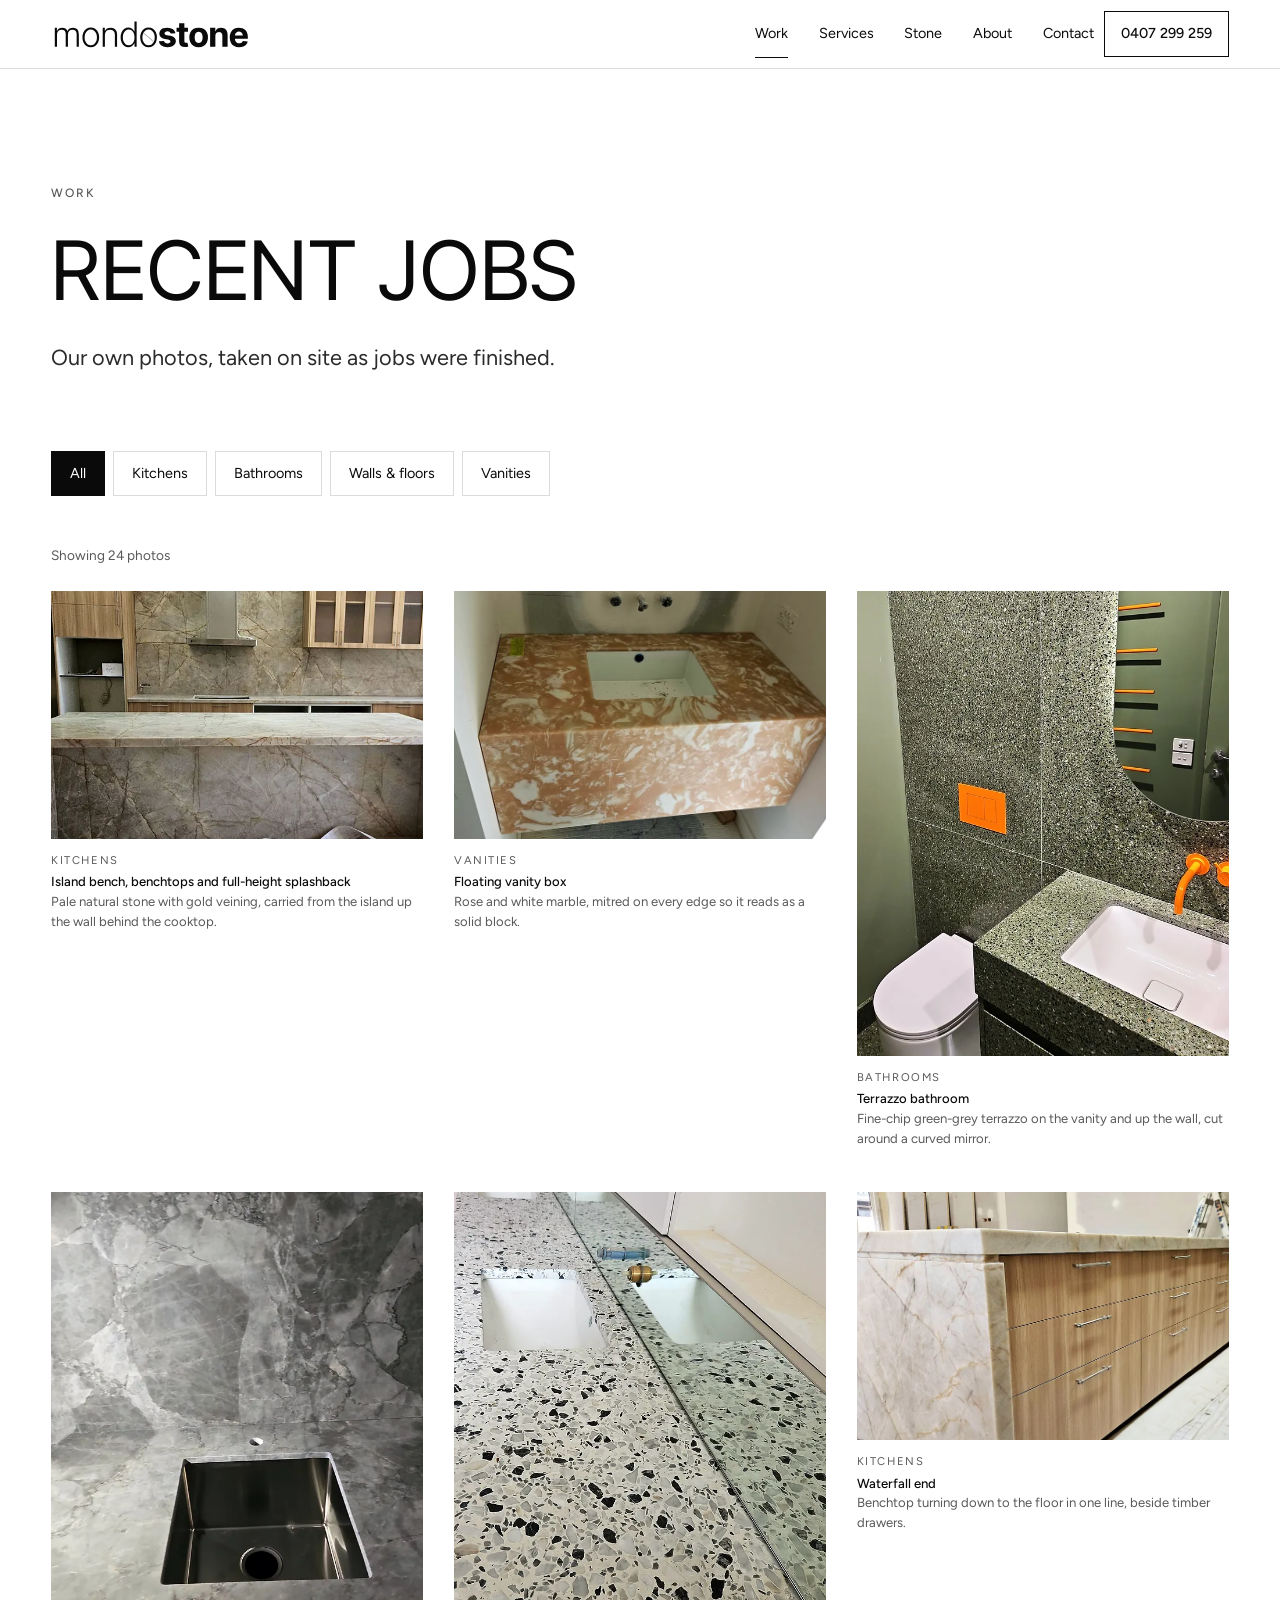
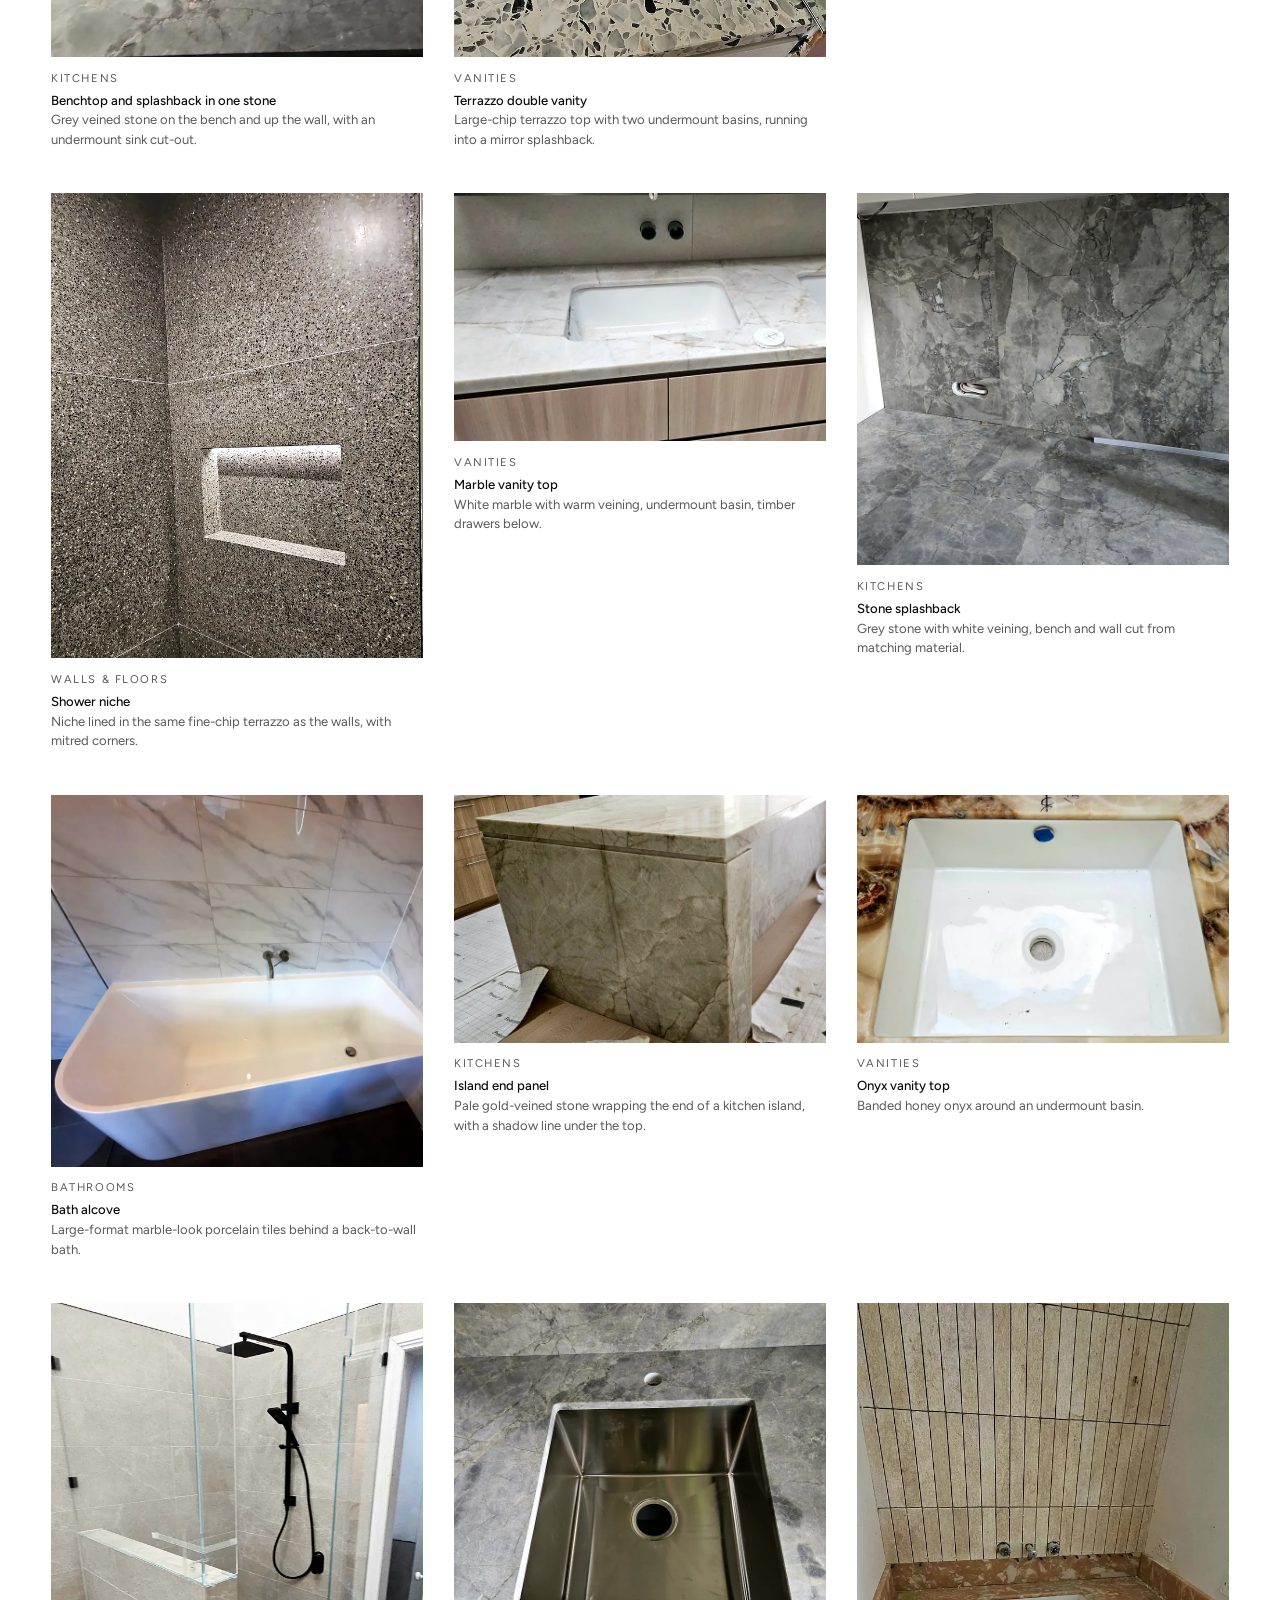
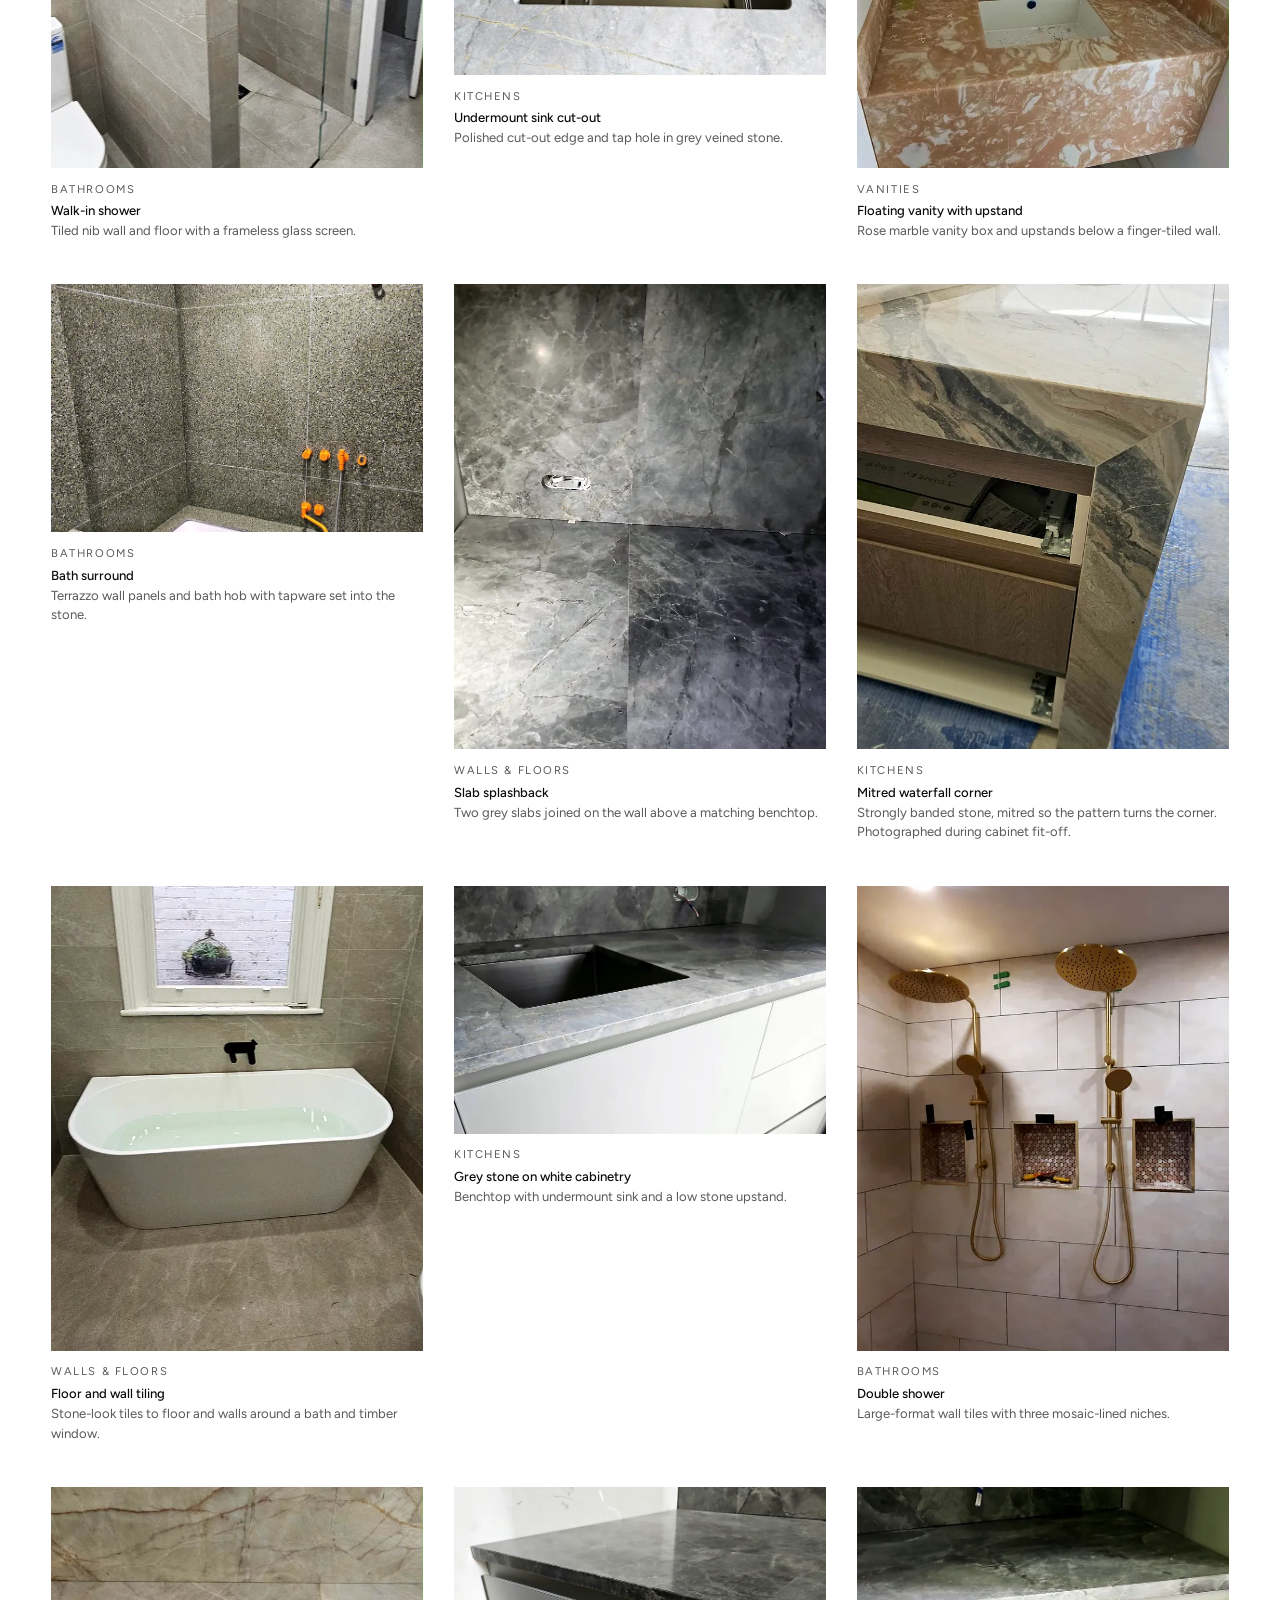
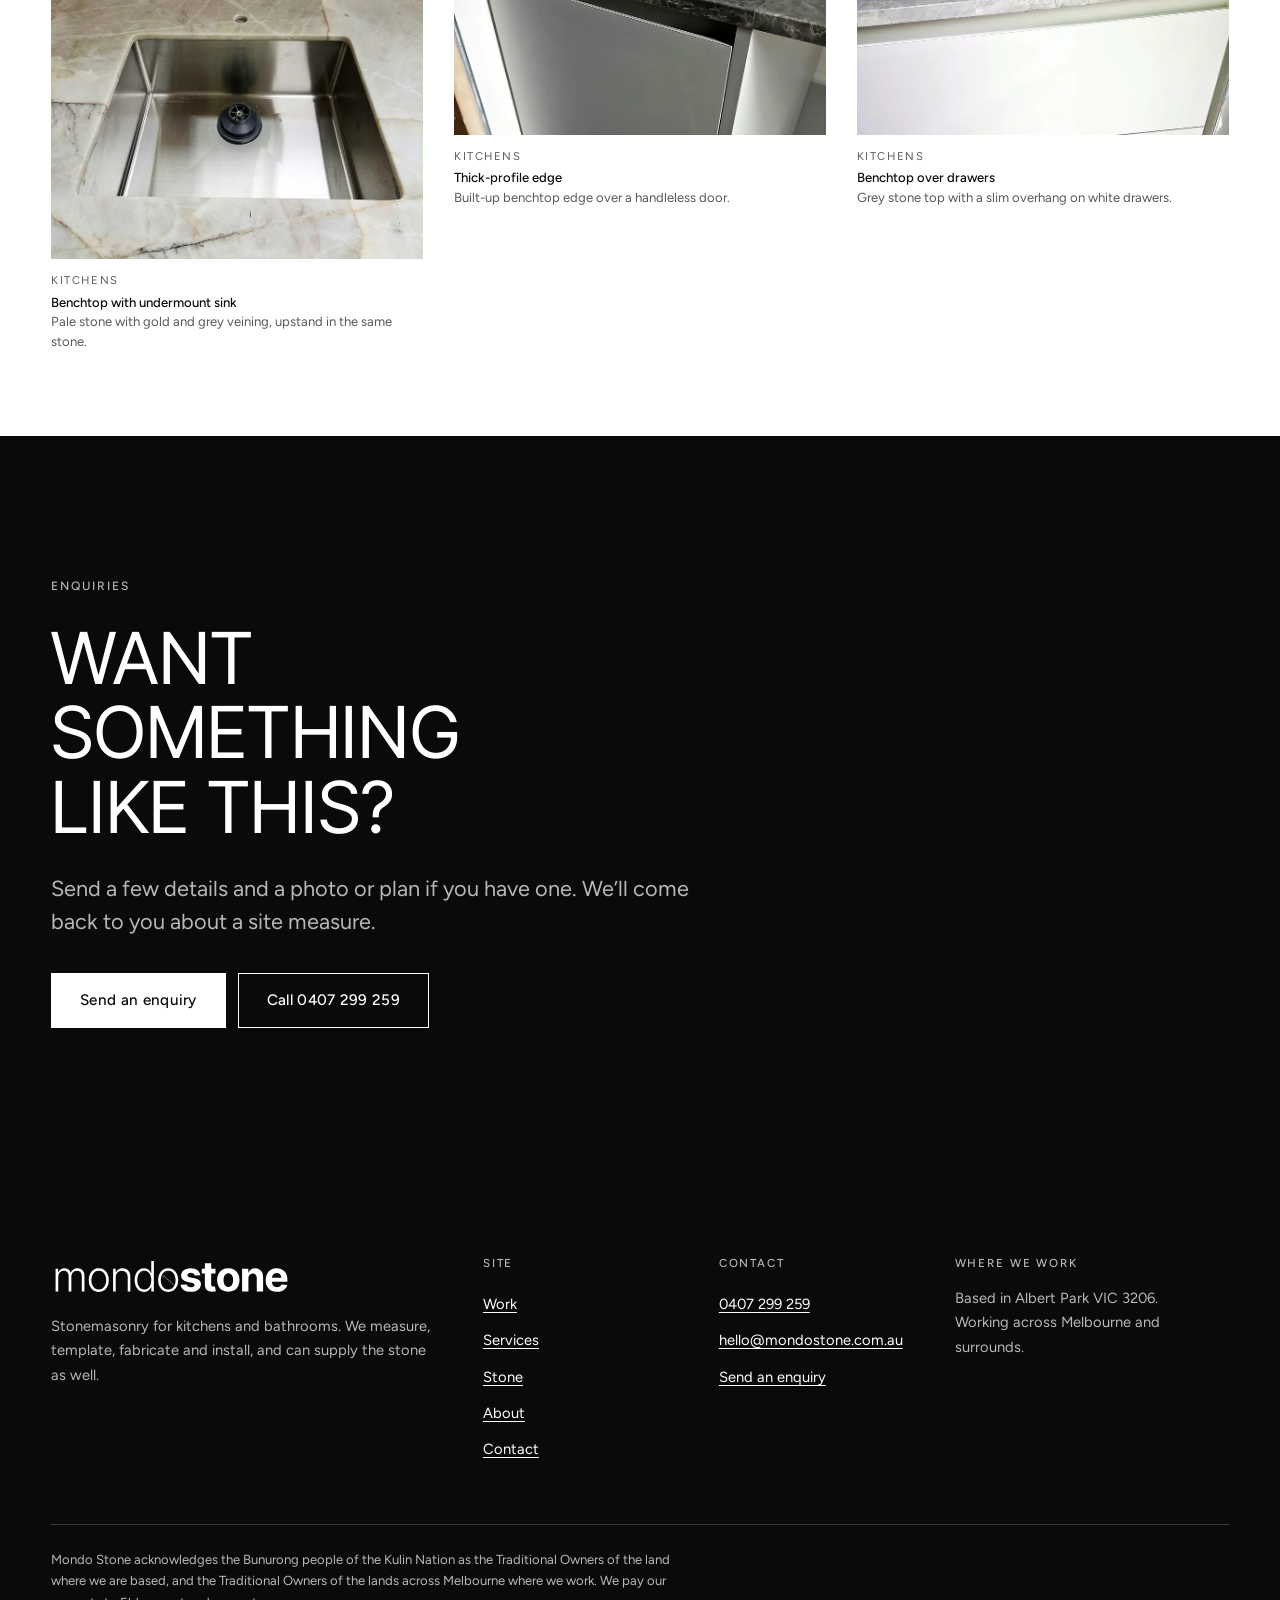
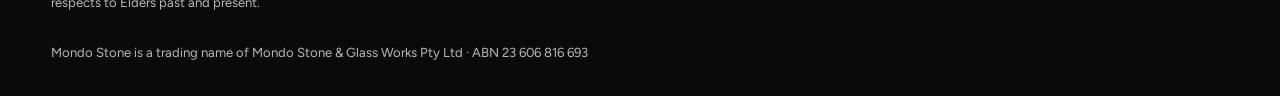
<file: work.html>
<!doctype html>
<html lang="en-AU">
<head>
<meta charset="utf-8">
<meta name="robots" content="noindex, nofollow">
<meta name="viewport" content="width=device-width, initial-scale=1">
<title>Work — Mondo Stone | Kitchens, bathrooms, vanities, walls &amp; floors</title>
<meta name="description" content="Photos of stonemasonry by Mondo Stone in Melbourne: stone benchtops and islands, marble and terrazzo vanities, slab splashbacks, shower niches and tiling.">
<!-- TODO confirm domain: https://mondostone.com.au is a placeholder used in canonical, Open Graph, JSON-LD, robots.txt and sitemap.xml -->
<link rel="canonical" href="https://mondostone.com.au/work.html">
<meta name="theme-color" content="#ffffff">
<meta property="og:type" content="website">
<meta property="og:site_name" content="Mondo Stone">
<meta property="og:locale" content="en_AU">
<meta property="og:title" content="Work — Mondo Stone | Kitchens, bathrooms, vanities, walls &amp;amp; floors">
<meta property="og:description" content="Photos of stonemasonry by Mondo Stone in Melbourne: stone benchtops and islands, marble and terrazzo vanities, slab splashbacks, shower niches and tiling.">
<meta property="og:url" content="https://mondostone.com.au/work.html">
<meta property="og:image" content="https://mondostone.com.au/images/og-image.jpg">
<meta property="og:image:width" content="1200">
<meta property="og:image:height" content="630">
<meta property="og:image:alt" content="Kitchen island, benchtops and splashback in pale gold-veined stone, installed by Mondo Stone">
<meta name="twitter:card" content="summary_large_image">
<link rel="icon" href="favicon.svg" type="image/svg+xml">
<link rel="preconnect" href="https://fonts.googleapis.com">
<link rel="preconnect" href="https://fonts.gstatic.com" crossorigin>
<link href="https://fonts.googleapis.com/css2?family=Figtree:wght@400;500;600&amp;family=Inter+Tight:wght@400;500&amp;family=Instrument+Serif:ital@0;1&amp;display=swap" rel="stylesheet">
<link rel="stylesheet" href="css/site.css">

</head>
<body>
<a class="skip" href="#main">Skip to content</a>
<header class="site-header">
  <div class="wrap">
    <a class="brand" href="index.html"><img src="images/logo/mondo-stone-logo-inline.svg" alt="Mondo Stone, home" width="199" height="30"></a>
    <div class="header-right">
      <nav class="nav" id="site-nav" aria-label="Main"><ul><li><a href="work.html" aria-current="page">Work</a></li><li><a href="services.html">Services</a></li><li><a href="stone.html">Stone</a></li><li><a href="about.html">About</a></li><li><a href="contact.html">Contact</a></li></ul></nav>
      <a class="header-phone" href="tel:+61407299259" aria-label="Call Mondo Stone on 0407 299 259">0407 299 259</a>
      <button class="menu-toggle" type="button" aria-controls="site-nav" aria-expanded="false" aria-label="Menu"><svg viewBox="0 0 24 24" fill="none" stroke="currentColor" stroke-width="1.5" aria-hidden="true"><path d="M3 7h18M3 12h18M3 17h18"/></svg></button>
    </div>
  </div>
</header>
<main id="main">
<section class="page-head"><div class="wrap"><span class="label">Work</span><h1>Recent jobs</h1><p class="lede">Our own photos, taken on site as jobs were finished.</p></div></section>
<section class="section--tight" aria-label="Gallery" style="padding-top:0"><div class="wrap">
  <ul class="filters" aria-label="Filter photos by job type"><li><button type="button" class="filter" data-filter="all" aria-pressed="true">All</button></li><li><button type="button" class="filter" data-filter="kitchens" aria-pressed="false">Kitchens</button></li><li><button type="button" class="filter" data-filter="bathrooms" aria-pressed="false">Bathrooms</button></li><li><button type="button" class="filter" data-filter="walls" aria-pressed="false">Walls &amp; floors</button></li><li><button type="button" class="filter" data-filter="vanities" aria-pressed="false">Vanities</button></li></ul>
  <p class="filter-status" id="filter-status" role="status" aria-live="polite">Showing 24 photos</p>
  <div class="work-grid">
    <figure class="card reveal" data-cats="kitchens walls"><button type="button" class="card-media ar-3-2" data-lightbox="images/kitchen-island-stone-splashback.jpg" data-caption="Island bench, benchtops and full-height splashback — Pale natural stone with gold veining, carried from the island up the wall behind the cooktop." aria-label="Enlarge photo: Island bench, benchtops and full-height splashback"><picture><source type="image/webp" srcset="images/kitchen-island-stone-splashback-800.webp 800w, images/kitchen-island-stone-splashback.webp 1600w" sizes="(min-width:1000px) 33vw, (min-width:600px) 50vw, 100vw"><img src="images/kitchen-island-stone-splashback.jpg" srcset="images/kitchen-island-stone-splashback-800.jpg 800w, images/kitchen-island-stone-splashback.jpg 1600w" sizes="(min-width:1000px) 33vw, (min-width:600px) 50vw, 100vw" width="1600" height="800" alt="Kitchen with a long island bench, perimeter benchtops and a full-height splashback in pale stone with gold veining, set against timber cabinetry." loading="lazy" decoding="async"></picture></button><figcaption><span class="card-tag">Kitchens</span><strong>Island bench, benchtops and full-height splashback</strong>Pale natural stone with gold veining, carried from the island up the wall behind the cooktop.</figcaption></figure><figure class="card reveal" data-cats="vanities bathrooms"><button type="button" class="card-media ar-3-2" data-lightbox="images/rose-marble-floating-vanity.jpg" data-caption="Floating vanity box — Rose and white marble, mitred on every edge so it reads as a solid block." aria-label="Enlarge photo: Floating vanity box"><picture><source type="image/webp" srcset="images/rose-marble-floating-vanity-800.webp 800w, images/rose-marble-floating-vanity.webp 1419w" sizes="(min-width:1000px) 33vw, (min-width:600px) 50vw, 100vw"><img src="images/rose-marble-floating-vanity.jpg" srcset="images/rose-marble-floating-vanity-800.jpg 800w, images/rose-marble-floating-vanity.jpg 1419w" sizes="(min-width:1000px) 33vw, (min-width:600px) 50vw, 100vw" width="1419" height="946" alt="Wall-hung vanity box in rose-pink and white marble with mitred edges and a rectangular undermount basin." loading="lazy" decoding="async"></picture></button><figcaption><span class="card-tag">Vanities</span><strong>Floating vanity box</strong>Rose and white marble, mitred on every edge so it reads as a solid block.</figcaption></figure><figure class="card reveal" data-cats="bathrooms vanities walls"><button type="button" class="card-media ar-4-5" data-lightbox="images/terrazzo-bathroom-vanity-wall.jpg" data-caption="Terrazzo bathroom — Fine-chip green-grey terrazzo on the vanity and up the wall, cut around a curved mirror." aria-label="Enlarge photo: Terrazzo bathroom"><picture><source type="image/webp" srcset="images/terrazzo-bathroom-vanity-wall-800.webp 640w, images/terrazzo-bathroom-vanity-wall.webp 1229w" sizes="(min-width:1000px) 33vw, (min-width:600px) 50vw, 100vw"><img src="images/terrazzo-bathroom-vanity-wall.jpg" srcset="images/terrazzo-bathroom-vanity-wall-800.jpg 640w, images/terrazzo-bathroom-vanity-wall.jpg 1229w" sizes="(min-width:1000px) 33vw, (min-width:600px) 50vw, 100vw" width="1229" height="1536" alt="Bathroom with a green-grey terrazzo vanity and matching wall panels cut around a curved mirror, with orange tapware." loading="lazy" decoding="async"></picture></button><figcaption><span class="card-tag">Bathrooms</span><strong>Terrazzo bathroom</strong>Fine-chip green-grey terrazzo on the vanity and up the wall, cut around a curved mirror.</figcaption></figure><figure class="card reveal" data-cats="kitchens walls"><button type="button" class="card-media ar-4-5" data-lightbox="images/grey-stone-benchtop-undermount-sink.jpg" data-caption="Benchtop and splashback in one stone — Grey veined stone on the bench and up the wall, with an undermount sink cut-out." aria-label="Enlarge photo: Benchtop and splashback in one stone"><picture><source type="image/webp" srcset="images/grey-stone-benchtop-undermount-sink-800.webp 640w, images/grey-stone-benchtop-undermount-sink.webp 1244w" sizes="(min-width:1000px) 33vw, (min-width:600px) 50vw, 100vw"><img src="images/grey-stone-benchtop-undermount-sink.jpg" srcset="images/grey-stone-benchtop-undermount-sink-800.jpg 640w, images/grey-stone-benchtop-undermount-sink.jpg 1244w" sizes="(min-width:1000px) 33vw, (min-width:600px) 50vw, 100vw" width="1244" height="1555" alt="Grey veined stone benchtop with a square undermount steel sink and a matching full-height stone splashback." loading="lazy" decoding="async"></picture></button><figcaption><span class="card-tag">Kitchens</span><strong>Benchtop and splashback in one stone</strong>Grey veined stone on the bench and up the wall, with an undermount sink cut-out.</figcaption></figure><figure class="card reveal" data-cats="vanities bathrooms"><button type="button" class="card-media ar-4-5" data-lightbox="images/terrazzo-double-vanity.jpg" data-caption="Terrazzo double vanity — Large-chip terrazzo top with two undermount basins, running into a mirror splashback." aria-label="Enlarge photo: Terrazzo double vanity"><picture><source type="image/webp" srcset="images/terrazzo-double-vanity-800.webp 640w, images/terrazzo-double-vanity.webp 1229w" sizes="(min-width:1000px) 33vw, (min-width:600px) 50vw, 100vw"><img src="images/terrazzo-double-vanity.jpg" srcset="images/terrazzo-double-vanity-800.jpg 640w, images/terrazzo-double-vanity.jpg 1229w" sizes="(min-width:1000px) 33vw, (min-width:600px) 50vw, 100vw" width="1229" height="1536" alt="Long terrazzo vanity top with large black, grey and white chips, two undermount basins and a full-length mirror splashback." loading="lazy" decoding="async"></picture></button><figcaption><span class="card-tag">Vanities</span><strong>Terrazzo double vanity</strong>Large-chip terrazzo top with two undermount basins, running into a mirror splashback.</figcaption></figure><figure class="card reveal" data-cats="kitchens"><button type="button" class="card-media ar-3-2" data-lightbox="images/waterfall-end-timber-drawers.jpg" data-caption="Waterfall end — Benchtop turning down to the floor in one line, beside timber drawers." aria-label="Enlarge photo: Waterfall end"><picture><source type="image/webp" srcset="images/waterfall-end-timber-drawers-800.webp 800w, images/waterfall-end-timber-drawers.webp 1419w" sizes="(min-width:1000px) 33vw, (min-width:600px) 50vw, 100vw"><img src="images/waterfall-end-timber-drawers.jpg" srcset="images/waterfall-end-timber-drawers-800.jpg 800w, images/waterfall-end-timber-drawers.jpg 1419w" sizes="(min-width:1000px) 33vw, (min-width:600px) 50vw, 100vw" width="1419" height="946" alt="Pale veined stone benchtop with a waterfall end running to the floor next to a bank of timber drawers." loading="lazy" decoding="async"></picture></button><figcaption><span class="card-tag">Kitchens</span><strong>Waterfall end</strong>Benchtop turning down to the floor in one line, beside timber drawers.</figcaption></figure><figure class="card reveal" data-cats="walls bathrooms"><button type="button" class="card-media ar-4-5" data-lightbox="images/terrazzo-shower-niche.jpg" data-caption="Shower niche — Niche lined in the same fine-chip terrazzo as the walls, with mitred corners." aria-label="Enlarge photo: Shower niche"><picture><source type="image/webp" srcset="images/terrazzo-shower-niche-800.webp 640w, images/terrazzo-shower-niche.webp 1280w" sizes="(min-width:1000px) 33vw, (min-width:600px) 50vw, 100vw"><img src="images/terrazzo-shower-niche.jpg" srcset="images/terrazzo-shower-niche-800.jpg 640w, images/terrazzo-shower-niche.jpg 1280w" sizes="(min-width:1000px) 33vw, (min-width:600px) 50vw, 100vw" width="1280" height="1600" alt="Shower walls in fine-chip grey terrazzo with a recessed niche lined in the same material." loading="lazy" decoding="async"></picture></button><figcaption><span class="card-tag">Walls &amp; floors</span><strong>Shower niche</strong>Niche lined in the same fine-chip terrazzo as the walls, with mitred corners.</figcaption></figure><figure class="card reveal" data-cats="vanities bathrooms"><button type="button" class="card-media ar-3-2" data-lightbox="images/marble-vanity-undermount-basin.jpg" data-caption="Marble vanity top — White marble with warm veining, undermount basin, timber drawers below." aria-label="Enlarge photo: Marble vanity top"><picture><source type="image/webp" srcset="images/marble-vanity-undermount-basin-800.webp 800w, images/marble-vanity-undermount-basin.webp 1177w" sizes="(min-width:1000px) 33vw, (min-width:600px) 50vw, 100vw"><img src="images/marble-vanity-undermount-basin.jpg" srcset="images/marble-vanity-undermount-basin-800.jpg 800w, images/marble-vanity-undermount-basin.jpg 1177w" sizes="(min-width:1000px) 33vw, (min-width:600px) 50vw, 100vw" width="1177" height="785" alt="White marble vanity top with warm veining and an undermount basin above timber-look drawers, with black wall-mounted tapware." loading="lazy" decoding="async"></picture></button><figcaption><span class="card-tag">Vanities</span><strong>Marble vanity top</strong>White marble with warm veining, undermount basin, timber drawers below.</figcaption></figure><figure class="card reveal" data-cats="kitchens walls"><button type="button" class="card-media ar-1-1" data-lightbox="images/grey-stone-splashback-benchtop.jpg" data-caption="Stone splashback — Grey stone with white veining, bench and wall cut from matching material." aria-label="Enlarge photo: Stone splashback"><picture><source type="image/webp" srcset="images/grey-stone-splashback-benchtop-800.webp 800w, images/grey-stone-splashback-benchtop.webp 1229w" sizes="(min-width:1000px) 33vw, (min-width:600px) 50vw, 100vw"><img src="images/grey-stone-splashback-benchtop.jpg" srcset="images/grey-stone-splashback-benchtop-800.jpg 800w, images/grey-stone-splashback-benchtop.jpg 1229w" sizes="(min-width:1000px) 33vw, (min-width:600px) 50vw, 100vw" width="1229" height="1229" alt="Grey stone splashback with strong white veining meeting a benchtop in the same stone under white overhead cupboards." loading="lazy" decoding="async"></picture></button><figcaption><span class="card-tag">Kitchens</span><strong>Stone splashback</strong>Grey stone with white veining, bench and wall cut from matching material.</figcaption></figure><figure class="card reveal" data-cats="bathrooms walls"><button type="button" class="card-media ar-1-1" data-lightbox="images/marble-look-tile-bath-wall.jpg" data-caption="Bath alcove — Large-format marble-look porcelain tiles behind a back-to-wall bath." aria-label="Enlarge photo: Bath alcove"><picture><source type="image/webp" srcset="images/marble-look-tile-bath-wall-800.webp 800w, images/marble-look-tile-bath-wall.webp 1395w" sizes="(min-width:1000px) 33vw, (min-width:600px) 50vw, 100vw"><img src="images/marble-look-tile-bath-wall.jpg" srcset="images/marble-look-tile-bath-wall-800.jpg 800w, images/marble-look-tile-bath-wall.jpg 1395w" sizes="(min-width:1000px) 33vw, (min-width:600px) 50vw, 100vw" width="1395" height="1395" alt="White back-to-wall bath in front of large marble-look porcelain wall tiles with grey veining." loading="lazy" decoding="async"></picture></button><figcaption><span class="card-tag">Bathrooms</span><strong>Bath alcove</strong>Large-format marble-look porcelain tiles behind a back-to-wall bath.</figcaption></figure><figure class="card reveal" data-cats="kitchens"><button type="button" class="card-media ar-3-2" data-lightbox="images/stone-island-end-panel.jpg" data-caption="Island end panel — Pale gold-veined stone wrapping the end of a kitchen island, with a shadow line under the top." aria-label="Enlarge photo: Island end panel"><picture><source type="image/webp" srcset="images/stone-island-end-panel-800.webp 800w, images/stone-island-end-panel.webp 1331w" sizes="(min-width:1000px) 33vw, (min-width:600px) 50vw, 100vw"><img src="images/stone-island-end-panel.jpg" srcset="images/stone-island-end-panel-800.jpg 800w, images/stone-island-end-panel.jpg 1331w" sizes="(min-width:1000px) 33vw, (min-width:600px) 50vw, 100vw" width="1331" height="888" alt="End of a kitchen island clad in pale stone with fine gold veining and a recessed shadow line beneath the benchtop." loading="lazy" decoding="async"></picture></button><figcaption><span class="card-tag">Kitchens</span><strong>Island end panel</strong>Pale gold-veined stone wrapping the end of a kitchen island, with a shadow line under the top.</figcaption></figure><figure class="card reveal" data-cats="vanities"><button type="button" class="card-media ar-3-2" data-lightbox="images/onyx-vanity-basin-detail.jpg" data-caption="Onyx vanity top — Banded honey onyx around an undermount basin." aria-label="Enlarge photo: Onyx vanity top"><picture><source type="image/webp" srcset="images/onyx-vanity-basin-detail-800.webp 800w, images/onyx-vanity-basin-detail.webp 1419w" sizes="(min-width:1000px) 33vw, (min-width:600px) 50vw, 100vw"><img src="images/onyx-vanity-basin-detail.jpg" srcset="images/onyx-vanity-basin-detail-800.jpg 800w, images/onyx-vanity-basin-detail.jpg 1419w" sizes="(min-width:1000px) 33vw, (min-width:600px) 50vw, 100vw" width="1419" height="946" alt="Top-down view of a white rectangular basin set under a banded honey and cream onyx vanity top." loading="lazy" decoding="async"></picture></button><figcaption><span class="card-tag">Vanities</span><strong>Onyx vanity top</strong>Banded honey onyx around an undermount basin.</figcaption></figure><figure class="card reveal" data-cats="bathrooms walls"><button type="button" class="card-media ar-4-5" data-lightbox="images/tiled-shower-frameless-screen.jpg" data-caption="Walk-in shower — Tiled nib wall and floor with a frameless glass screen." aria-label="Enlarge photo: Walk-in shower"><picture><source type="image/webp" srcset="images/tiled-shower-frameless-screen-800.webp 640w, images/tiled-shower-frameless-screen.webp 946w" sizes="(min-width:1000px) 33vw, (min-width:600px) 50vw, 100vw"><img src="images/tiled-shower-frameless-screen.jpg" srcset="images/tiled-shower-frameless-screen-800.jpg 640w, images/tiled-shower-frameless-screen.jpg 946w" sizes="(min-width:1000px) 33vw, (min-width:600px) 50vw, 100vw" width="946" height="1182" alt="Walk-in shower with a tiled nib wall, frameless glass screen and black shower rail." loading="lazy" decoding="async"></picture></button><figcaption><span class="card-tag">Bathrooms</span><strong>Walk-in shower</strong>Tiled nib wall and floor with a frameless glass screen.</figcaption></figure><figure class="card reveal" data-cats="kitchens"><button type="button" class="card-media ar-1-1" data-lightbox="images/undermount-sink-cutout-grey-stone.jpg" data-caption="Undermount sink cut-out — Polished cut-out edge and tap hole in grey veined stone." aria-label="Enlarge photo: Undermount sink cut-out"><picture><source type="image/webp" srcset="images/undermount-sink-cutout-grey-stone-800.webp 800w, images/undermount-sink-cutout-grey-stone.webp 1536w" sizes="(min-width:1000px) 33vw, (min-width:600px) 50vw, 100vw"><img src="images/undermount-sink-cutout-grey-stone.jpg" srcset="images/undermount-sink-cutout-grey-stone-800.jpg 800w, images/undermount-sink-cutout-grey-stone.jpg 1536w" sizes="(min-width:1000px) 33vw, (min-width:600px) 50vw, 100vw" width="1536" height="1536" alt="Top-down view of a square undermount steel sink set into a grey veined stone benchtop with a polished cut-out edge." loading="lazy" decoding="async"></picture></button><figcaption><span class="card-tag">Kitchens</span><strong>Undermount sink cut-out</strong>Polished cut-out edge and tap hole in grey veined stone.</figcaption></figure><figure class="card reveal" data-cats="vanities bathrooms"><button type="button" class="card-media ar-4-5" data-lightbox="images/rose-marble-vanity-finger-tiles.jpg" data-caption="Floating vanity with upstand — Rose marble vanity box and upstands below a finger-tiled wall." aria-label="Enlarge photo: Floating vanity with upstand"><picture><source type="image/webp" srcset="images/rose-marble-vanity-finger-tiles-800.webp 640w, images/rose-marble-vanity-finger-tiles.webp 946w" sizes="(min-width:1000px) 33vw, (min-width:600px) 50vw, 100vw"><img src="images/rose-marble-vanity-finger-tiles.jpg" srcset="images/rose-marble-vanity-finger-tiles-800.jpg 640w, images/rose-marble-vanity-finger-tiles.jpg 946w" sizes="(min-width:1000px) 33vw, (min-width:600px) 50vw, 100vw" width="946" height="1183" alt="Rose-pink marble floating vanity with matching upstands set in an alcove beneath vertical finger tiles." loading="lazy" decoding="async"></picture></button><figcaption><span class="card-tag">Vanities</span><strong>Floating vanity with upstand</strong>Rose marble vanity box and upstands below a finger-tiled wall.</figcaption></figure><figure class="card reveal" data-cats="bathrooms walls"><button type="button" class="card-media ar-3-2" data-lightbox="images/terrazzo-bath-surround.jpg" data-caption="Bath surround — Terrazzo wall panels and bath hob with tapware set into the stone." aria-label="Enlarge photo: Bath surround"><picture><source type="image/webp" srcset="images/terrazzo-bath-surround-800.webp 800w, images/terrazzo-bath-surround.webp 1536w" sizes="(min-width:1000px) 33vw, (min-width:600px) 50vw, 100vw"><img src="images/terrazzo-bath-surround.jpg" srcset="images/terrazzo-bath-surround-800.jpg 800w, images/terrazzo-bath-surround.jpg 1536w" sizes="(min-width:1000px) 33vw, (min-width:600px) 50vw, 100vw" width="1536" height="1024" alt="Terrazzo wall panels above a built-in bath, with orange wall-mounted taps and spout." loading="lazy" decoding="async"></picture></button><figcaption><span class="card-tag">Bathrooms</span><strong>Bath surround</strong>Terrazzo wall panels and bath hob with tapware set into the stone.</figcaption></figure><figure class="card reveal" data-cats="walls kitchens"><button type="button" class="card-media ar-4-5" data-lightbox="images/grey-stone-slab-splashback.jpg" data-caption="Slab splashback — Two grey slabs joined on the wall above a matching benchtop." aria-label="Enlarge photo: Slab splashback"><picture><source type="image/webp" srcset="images/grey-stone-slab-splashback-800.webp 640w, images/grey-stone-slab-splashback.webp 1280w" sizes="(min-width:1000px) 33vw, (min-width:600px) 50vw, 100vw"><img src="images/grey-stone-slab-splashback.jpg" srcset="images/grey-stone-slab-splashback-800.jpg 640w, images/grey-stone-slab-splashback.jpg 1280w" sizes="(min-width:1000px) 33vw, (min-width:600px) 50vw, 100vw" width="1280" height="1600" alt="Grey veined stone slabs covering the wall above a benchtop in the same stone." loading="lazy" decoding="async"></picture></button><figcaption><span class="card-tag">Walls &amp; floors</span><strong>Slab splashback</strong>Two grey slabs joined on the wall above a matching benchtop.</figcaption></figure><figure class="card reveal" data-cats="kitchens"><button type="button" class="card-media ar-4-5" data-lightbox="images/banded-stone-waterfall-mitre.jpg" data-caption="Mitred waterfall corner — Strongly banded stone, mitred so the pattern turns the corner. Photographed during cabinet fit-off." aria-label="Enlarge photo: Mitred waterfall corner"><picture><source type="image/webp" srcset="images/banded-stone-waterfall-mitre-800.webp 640w, images/banded-stone-waterfall-mitre.webp 946w" sizes="(min-width:1000px) 33vw, (min-width:600px) 50vw, 100vw"><img src="images/banded-stone-waterfall-mitre.jpg" srcset="images/banded-stone-waterfall-mitre-800.jpg 640w, images/banded-stone-waterfall-mitre.jpg 946w" sizes="(min-width:1000px) 33vw, (min-width:600px) 50vw, 100vw" width="946" height="1182" alt="Mitred corner where a banded cream, grey and rust-coloured stone benchtop turns down into a waterfall end beside timber drawers." loading="lazy" decoding="async"></picture></button><figcaption><span class="card-tag">Kitchens</span><strong>Mitred waterfall corner</strong>Strongly banded stone, mitred so the pattern turns the corner. Photographed during cabinet fit-off.</figcaption></figure><figure class="card reveal" data-cats="walls bathrooms"><button type="button" class="card-media ar-4-5" data-lightbox="images/freestanding-bath-tiled-floor.jpg" data-caption="Floor and wall tiling — Stone-look tiles to floor and walls around a bath and timber window." aria-label="Enlarge photo: Floor and wall tiling"><picture><source type="image/webp" srcset="images/freestanding-bath-tiled-floor-800.webp 640w, images/freestanding-bath-tiled-floor.webp 908w" sizes="(min-width:1000px) 33vw, (min-width:600px) 50vw, 100vw"><img src="images/freestanding-bath-tiled-floor.jpg" srcset="images/freestanding-bath-tiled-floor-800.jpg 640w, images/freestanding-bath-tiled-floor.jpg 908w" sizes="(min-width:1000px) 33vw, (min-width:600px) 50vw, 100vw" width="908" height="1135" alt="Bath beneath a timber sash window in a bathroom tiled in grey-beige stone-look tiles on the floor and walls." loading="lazy" decoding="async"></picture></button><figcaption><span class="card-tag">Walls &amp; floors</span><strong>Floor and wall tiling</strong>Stone-look tiles to floor and walls around a bath and timber window.</figcaption></figure><figure class="card reveal" data-cats="kitchens"><button type="button" class="card-media ar-3-2" data-lightbox="images/grey-stone-benchtop-white-cabinetry.jpg" data-caption="Grey stone on white cabinetry — Benchtop with undermount sink and a low stone upstand." aria-label="Enlarge photo: Grey stone on white cabinetry"><picture><source type="image/webp" srcset="images/grey-stone-benchtop-white-cabinetry-800.webp 800w, images/grey-stone-benchtop-white-cabinetry.webp 1536w" sizes="(min-width:1000px) 33vw, (min-width:600px) 50vw, 100vw"><img src="images/grey-stone-benchtop-white-cabinetry.jpg" srcset="images/grey-stone-benchtop-white-cabinetry-800.jpg 800w, images/grey-stone-benchtop-white-cabinetry.jpg 1536w" sizes="(min-width:1000px) 33vw, (min-width:600px) 50vw, 100vw" width="1536" height="1024" alt="Grey veined stone benchtop with an undermount sink, sitting on white handleless cabinets." loading="lazy" decoding="async"></picture></button><figcaption><span class="card-tag">Kitchens</span><strong>Grey stone on white cabinetry</strong>Benchtop with undermount sink and a low stone upstand.</figcaption></figure><figure class="card reveal" data-cats="bathrooms walls"><button type="button" class="card-media ar-4-5" data-lightbox="images/tiled-shower-twin-niches.jpg" data-caption="Double shower — Large-format wall tiles with three mosaic-lined niches." aria-label="Enlarge photo: Double shower"><picture><source type="image/webp" srcset="images/tiled-shower-twin-niches-800.webp 640w, images/tiled-shower-twin-niches.webp 768w" sizes="(min-width:1000px) 33vw, (min-width:600px) 50vw, 100vw"><img src="images/tiled-shower-twin-niches.jpg" srcset="images/tiled-shower-twin-niches-800.jpg 640w, images/tiled-shower-twin-niches.jpg 768w" sizes="(min-width:1000px) 33vw, (min-width:600px) 50vw, 100vw" width="768" height="960" alt="Tiled double shower with two brass rain shower heads and three small niches lined with mosaic tile." loading="lazy" decoding="async"></picture></button><figcaption><span class="card-tag">Bathrooms</span><strong>Double shower</strong>Large-format wall tiles with three mosaic-lined niches.</figcaption></figure><figure class="card reveal" data-cats="kitchens"><button type="button" class="card-media ar-1-1" data-lightbox="images/pale-stone-benchtop-undermount-sink.jpg" data-caption="Benchtop with undermount sink — Pale stone with gold and grey veining, upstand in the same stone." aria-label="Enlarge photo: Benchtop with undermount sink"><picture><source type="image/webp" srcset="images/pale-stone-benchtop-undermount-sink-800.webp 800w, images/pale-stone-benchtop-undermount-sink.webp 946w" sizes="(min-width:1000px) 33vw, (min-width:600px) 50vw, 100vw"><img src="images/pale-stone-benchtop-undermount-sink.jpg" srcset="images/pale-stone-benchtop-undermount-sink-800.jpg 800w, images/pale-stone-benchtop-undermount-sink.jpg 946w" sizes="(min-width:1000px) 33vw, (min-width:600px) 50vw, 100vw" width="946" height="946" alt="Pale veined stone benchtop with a steel undermount sink and a stone upstand below brick-pattern wall tiles." loading="lazy" decoding="async"></picture></button><figcaption><span class="card-tag">Kitchens</span><strong>Benchtop with undermount sink</strong>Pale stone with gold and grey veining, upstand in the same stone.</figcaption></figure><figure class="card reveal" data-cats="kitchens"><button type="button" class="card-media ar-3-2" data-lightbox="images/built-up-edge-benchtop-detail.jpg" data-caption="Thick-profile edge — Built-up benchtop edge over a handleless door." aria-label="Enlarge photo: Thick-profile edge"><picture><source type="image/webp" srcset="images/built-up-edge-benchtop-detail-800.webp 800w, images/built-up-edge-benchtop-detail.webp 1536w" sizes="(min-width:1000px) 33vw, (min-width:600px) 50vw, 100vw"><img src="images/built-up-edge-benchtop-detail.jpg" srcset="images/built-up-edge-benchtop-detail-800.jpg 800w, images/built-up-edge-benchtop-detail.jpg 1536w" sizes="(min-width:1000px) 33vw, (min-width:600px) 50vw, 100vw" width="1536" height="1024" alt="Corner of a dark grey stone benchtop with a thick built-up edge above a pale handleless cabinet door." loading="lazy" decoding="async"></picture></button><figcaption><span class="card-tag">Kitchens</span><strong>Thick-profile edge</strong>Built-up benchtop edge over a handleless door.</figcaption></figure><figure class="card reveal" data-cats="kitchens"><button type="button" class="card-media ar-3-2" data-lightbox="images/grey-stone-benchtop-drawer-bank.jpg" data-caption="Benchtop over drawers — Grey stone top with a slim overhang on white drawers." aria-label="Enlarge photo: Benchtop over drawers"><picture><source type="image/webp" srcset="images/grey-stone-benchtop-drawer-bank-800.webp 800w, images/grey-stone-benchtop-drawer-bank.webp 1536w" sizes="(min-width:1000px) 33vw, (min-width:600px) 50vw, 100vw"><img src="images/grey-stone-benchtop-drawer-bank.jpg" srcset="images/grey-stone-benchtop-drawer-bank-800.jpg 800w, images/grey-stone-benchtop-drawer-bank.jpg 1536w" sizes="(min-width:1000px) 33vw, (min-width:600px) 50vw, 100vw" width="1536" height="1024" alt="Grey veined stone benchtop with a slim overhang above three white handleless drawers." loading="lazy" decoding="async"></picture></button><figcaption><span class="card-tag">Kitchens</span><strong>Benchtop over drawers</strong>Grey stone top with a slim overhang on white drawers.</figcaption></figure>
  </div>
</div></section>
<section class="section section--ink cta on-ink" aria-labelledby="cta-h">
  <div class="wrap">
    <span class="label">Enquiries</span>
    <h2 id="cta-h">Want something like this?</h2>
    <p class="lede" style="color:var(--on-ink-muted);margin-top:1.75rem">Send a few details and a photo or plan if you have one. We’ll come back to you about a site measure.</p>
    <div class="btn-row"><a class="btn" href="contact.html">Send an enquiry</a><a class="btn btn--ghost" href="tel:+61407299259">Call 0407 299 259</a></div>
  </div>
</section>
</main>
<footer class="site-footer">
  <div class="wrap">
    <div class="footer-grid">
      <div>
        <p class="footer-brand"><img src="images/logo/mondo-stone-logo-white.svg" alt="Mondo Stone" width="238" height="36"></p>
        <p>Stonemasonry for kitchens and bathrooms. We measure, template, fabricate and install, and can supply the stone as well.</p>
      </div>
      <div>
        <h2>Site</h2>
        <ul><li><a href="work.html">Work</a></li><li><a href="services.html">Services</a></li><li><a href="stone.html">Stone</a></li><li><a href="about.html">About</a></li><li><a href="contact.html">Contact</a></li></ul>
      </div>
      <div>
        <h2>Contact</h2>
        <ul>
          <li><a href="tel:+61407299259">0407 299 259</a></li>
          <li><!-- TODO confirm email --><a href="mailto:hello@mondostone.com.au">hello@mondostone.com.au</a></li>
          <li><a href="contact.html">Send an enquiry</a></li>
        </ul>
      </div>
      <div>
        <h2>Where we work</h2>
        <p>Based in Albert Park VIC 3206.<br>Working across Melbourne and surrounds.</p>
      </div>
    </div>
    <div class="footer-base">
      <p>Mondo Stone acknowledges the Bunurong people of the Kulin Nation as the Traditional Owners of the land where we are based, and the Traditional Owners of the lands across Melbourne where we work. We pay our respects to Elders past and present.</p>
      <p>Mondo Stone is a trading name of Mondo Stone &amp; Glass Works Pty Ltd · ABN 23 606 816 693</p>
    </div>
  </div>
</footer>
<script src="js/site.js" defer></script>
</body>
</html>
</file>
<file: css/site.css>
/* Mondo Stone — shared stylesheet. Black, white and greys only; the stone photography supplies the colour. */
:root {
  --ink: #0a0a0a;
  --ink-soft: #2b2b2b;
  --muted: #595959;      /* 7:1 on white */
  --line: #dcdcdc;
  --line-strong: #0a0a0a;
  --paper: #ffffff;
  --paper-alt: #f4f4f4;
  --on-ink: #ffffff;
  --on-ink-muted: #b8b8b8; /* 10:1 on ink */
  --display: "Inter Tight", "Helvetica Neue", Helvetica, Arial, sans-serif;
  --serif: "Instrument Serif", "Iowan Old Style", Georgia, serif;
  --sans: "Figtree", "Helvetica Neue", Helvetica, Arial, system-ui, sans-serif;
  --wrap: 1280px;
  --gutter: clamp(20px, 4vw, 56px);
  --space-section: clamp(72px, 11vw, 160px);
  --ease: cubic-bezier(.2, .7, .2, 1);
}

*, *::before, *::after { box-sizing: border-box; }
html { -webkit-text-size-adjust: 100%; scroll-behavior: smooth; }
body {
  margin: 0;
  background: var(--paper);
  color: var(--ink);
  font-family: var(--sans);
  font-size: 1.0625rem;
  line-height: 1.65;
  -webkit-font-smoothing: antialiased;
  overflow-x: hidden;
}
img { display: block; max-width: 100%; height: auto; background: var(--paper-alt); }
a { color: inherit; text-underline-offset: 0.2em; text-decoration-thickness: 1px; }
a:hover { text-decoration-thickness: 2px; }
:focus-visible { outline: 2px solid var(--ink); outline-offset: 3px; }
.on-ink :focus-visible, .lightbox :focus-visible { outline-color: var(--on-ink); }
h1, h2, h3 { font-family: var(--display); font-weight: 400; line-height: 1.04; letter-spacing: .01em; text-transform: uppercase; margin: 0; text-wrap: balance; }
h1 { font-size: clamp(2.2rem, 5.8vw, 5rem); }
h2 { font-size: clamp(1.6rem, 3.2vw, 2.7rem); }
h3 { font-size: clamp(1rem, 1.3vw, 1.15rem); line-height: 1.3; letter-spacing: .06em; font-weight: 500; }
p { margin: 0 0 1.1em; max-width: 62ch; }
p:last-child { margin-bottom: 0; }
em { font-style: italic; }

.wrap { width: 100%; max-width: var(--wrap); margin: 0 auto; padding: 0 var(--gutter); }
.section { padding: var(--space-section) 0; }
.section--tight { padding: calc(var(--space-section) * .6) 0; }
.section--alt { background: var(--paper-alt); }
.section--ink { background: var(--ink); color: var(--on-ink); }
.section--ink .label, .section--ink .muted { color: var(--on-ink-muted); }
.rule { border: 0; border-top: 1px solid var(--line); margin: 0; }
.label {
  font-family: var(--sans); font-size: .75rem; font-weight: 500; letter-spacing: .16em;
  text-transform: uppercase; color: var(--muted); margin: 0 0 1.5rem; display: block;
}
.lede { font-size: clamp(1.15rem, 1.7vw, 1.4rem); line-height: 1.5; color: var(--ink-soft); max-width: 46ch; }
.muted { color: var(--muted); }
.visually-hidden { position: absolute; width: 1px; height: 1px; margin: -1px; padding: 0; overflow: hidden; clip: rect(0 0 0 0); white-space: nowrap; border: 0; }
.skip { position: absolute; left: 12px; top: -60px; background: var(--ink); color: var(--on-ink); padding: 12px 16px; z-index: 200; }
.skip:focus { top: 12px; }

/* Header */
.site-header { position: sticky; top: 0; z-index: 50; background: rgba(255,255,255,.96); border-bottom: 1px solid var(--line); }
.site-header .wrap { display: flex; align-items: center; justify-content: space-between; gap: 16px; min-height: 68px; }
.brand { display: inline-flex; align-items: center; padding: 10px 0; line-height: 0; }
.brand img { height: 30px; width: auto; display: block; background: none; }
.nav { display: flex; align-items: center; gap: clamp(16px, 2.4vw, 36px); }
.nav ul { display: flex; gap: clamp(16px, 2.4vw, 36px); list-style: none; margin: 0; padding: 0; }
.nav a { font-size: .9rem; text-decoration: none; padding: 12px 0; display: inline-block; border-bottom: 1px solid transparent; transition: border-color .2s var(--ease); }
.nav a:hover, .nav a[aria-current="page"] { border-bottom-color: var(--ink); }
.header-phone { font-size: .9rem; font-weight: 500; text-decoration: none; white-space: nowrap; border: 1px solid var(--ink); padding: 10px 16px; min-height: 44px; display: inline-flex; align-items: center; transition: background .2s var(--ease), color .2s var(--ease); }
.header-phone:hover { background: var(--ink); color: var(--on-ink); }
.header-right { display: flex; align-items: center; gap: 10px; }
.menu-toggle { display: none; width: 44px; height: 44px; border: 1px solid var(--line); background: none; padding: 0; cursor: pointer; align-items: center; justify-content: center; color: var(--ink); }
.menu-toggle svg { width: 20px; height: 20px; }
@media (max-width: 860px) {
  .menu-toggle { display: inline-flex; }
  .nav { position: absolute; left: 0; right: 0; top: 100%; background: var(--paper); border-bottom: 1px solid var(--line); display: none; padding: 8px var(--gutter) 20px; }
  .nav.is-open { display: block; }
  .nav ul { flex-direction: column; gap: 0; }
  .nav li { border-bottom: 1px solid var(--line); }
  .nav li:last-child { border-bottom: 0; }
  .nav a { display: block; padding: 14px 0; font-size: 1.05rem; border-bottom: 0; }
  .nav a[aria-current="page"] { font-weight: 600; }
}
@media (max-width: 400px) {
  .brand img { height: 24px; }
  .header-phone { padding: 10px 10px; font-size: .85rem; }
}

/* Buttons */
.btn { display: inline-flex; align-items: center; justify-content: center; gap: 10px; min-height: 52px; padding: 14px 28px; font-family: var(--sans); font-size: .95rem; font-weight: 500; letter-spacing: .02em; text-decoration: none; border: 1px solid var(--ink); background: var(--ink); color: var(--on-ink); cursor: pointer; transition: background .2s var(--ease), color .2s var(--ease); }
.btn:hover { background: var(--paper); color: var(--ink); }
.btn--ghost { background: transparent; color: var(--ink); }
.btn--ghost:hover { background: var(--ink); color: var(--on-ink); }
.section--ink .btn { background: var(--on-ink); color: var(--ink); border-color: var(--on-ink); }
.section--ink .btn:hover { background: transparent; color: var(--on-ink); }
.section--ink .btn--ghost { background: transparent; color: var(--on-ink); }
.section--ink .btn--ghost:hover { background: var(--on-ink); color: var(--ink); }
.btn-row { display: flex; flex-wrap: wrap; gap: 12px; margin-top: 2.2rem; }
.arrow-link { font-weight: 500; text-decoration: none; border-bottom: 1px solid var(--ink); padding: 10px 0 4px; display: inline-block; }
.arrow-link::after { content: "\2192"; display: inline-block; margin-left: .5em; transition: transform .2s var(--ease); }
.arrow-link:hover::after { transform: translateX(4px); }

/* Hero */
.hero { padding: clamp(48px, 8vw, 120px) 0 0; }
.hero-grid { display: grid; grid-template-columns: 1fr; gap: clamp(28px, 4vw, 56px); align-items: end; }
@media (min-width: 900px) { .hero-grid { grid-template-columns: 1.6fr 1fr; } }
h1 em, h2 em { font-family: var(--serif); font-style: italic; text-transform: none; letter-spacing: 0; font-size: 1.12em; line-height: .9; }
.hero-figure { margin: clamp(40px, 6vw, 88px) auto 0; }
.hero-figure img { width: 100%; }
.page-head { padding: clamp(56px, 9vw, 130px) 0 clamp(40px, 6vw, 80px); }
.page-head h1 { font-size: clamp(2.5rem, 6.4vw, 5.25rem); max-width: 16ch; }
.page-head .lede { margin-top: 1.75rem; }

figure { margin: 0; }
figcaption { font-size: .82rem; line-height: 1.5; color: var(--muted); padding-top: .8rem; max-width: 60ch; }
figcaption strong { color: var(--ink); font-weight: 500; display: block; }

/* Two column editorial */
.split { display: grid; gap: clamp(32px, 6vw, 96px); grid-template-columns: 1fr; }
@media (min-width: 900px) { .split { grid-template-columns: 5fr 7fr; } .split--even { grid-template-columns: 1fr 1fr; align-items: center; } }

/* Numbered list of services */
.index-list { list-style: none; margin: 0; padding: 0; border-top: 1px solid var(--line-strong); }
.index-list li { display: grid; grid-template-columns: 3rem 1fr; gap: 8px 16px; padding: 22px 0; border-bottom: 1px solid var(--line); }
.index-list .n { font-size: .75rem; letter-spacing: .12em; color: var(--muted); padding-top: .55rem; font-variant-numeric: tabular-nums; }
.index-list h3 { margin-bottom: .35rem; }
.index-list p { color: var(--muted); font-size: .98rem; }
@media (max-width: 719px) { .index-list p { grid-column: 2; } }
@media (min-width: 720px) { .index-list li { grid-template-columns: 4rem 1fr 1.25fr; align-items: baseline; } .index-list h3 { margin: 0; } }
.section--ink .index-list { border-top-color: var(--on-ink); }
.section--ink .index-list li { border-bottom-color: #3a3a3a; }
.section--ink .index-list .n, .section--ink .index-list p { color: var(--on-ink-muted); }

/* Work grid */
.work-grid { display: grid; grid-template-columns: 1fr; gap: clamp(28px, 3.4vw, 52px) clamp(16px, 2.4vw, 36px); }
@media (min-width: 600px) { .work-grid { grid-template-columns: repeat(2, 1fr); } }
@media (min-width: 1000px) { .work-grid { grid-template-columns: repeat(3, 1fr); } }
.work-grid--feature { align-items: start; }
@media (min-width: 1000px) { .work-grid--feature > :nth-child(1) { grid-column: span 2; } }
.card[hidden] { display: none; }
.card-media { position: relative; display: block; width: 100%; padding: 0; border: 0; background: var(--paper-alt); cursor: zoom-in; overflow: hidden; text-align: left; color: inherit; }
.card-media img { width: 100%; height: 100%; object-fit: cover; transition: transform .5s var(--ease); }
.card-media:hover img { transform: scale(1.025); }
.ar-3-2 { aspect-ratio: 3 / 2; } .ar-4-5 { aspect-ratio: 4 / 5; } .ar-1-1 { aspect-ratio: 1 / 1; } .ar-2-1 { aspect-ratio: 2 / 1; }
.card-tag { font-size: .7rem; letter-spacing: .14em; text-transform: uppercase; color: var(--muted); display: block; margin-bottom: .25rem; }

.filters { display: flex; flex-wrap: wrap; gap: 8px; margin: 0 0 clamp(28px, 4vw, 48px); padding: 0; list-style: none; }
.filter { min-height: 44px; padding: 10px 18px; font: inherit; font-size: .9rem; background: var(--paper); color: var(--ink); border: 1px solid var(--line); cursor: pointer; transition: background .2s var(--ease), color .2s var(--ease), border-color .2s var(--ease); }
.filter:hover { border-color: var(--ink); }
.filter[aria-pressed="true"] { background: var(--ink); color: var(--on-ink); border-color: var(--ink); }
.filter-status { font-size: .85rem; color: var(--muted); margin: 0 0 1.5rem; }

/* Process */
.steps { list-style: none; margin: 0; padding: 0; display: grid; grid-template-columns: 1fr; counter-reset: step; }
@media (min-width: 700px) { .steps { grid-template-columns: repeat(2, 1fr); } }
@media (min-width: 1100px) { .steps { grid-template-columns: repeat(4, 1fr); } }
.steps li { counter-increment: step; padding: 28px 28px 32px 0; border-top: 1px solid var(--line-strong); }
.steps li::before { content: "0" counter(step); display: block; font-size: .75rem; letter-spacing: .14em; color: var(--muted); margin-bottom: 2.5rem; }
.steps h3 { margin-bottom: .6rem; }
.steps p { font-size: .98rem; color: var(--muted); }

/* Service blocks */
.service { display: grid; grid-template-columns: 1fr; gap: clamp(24px, 5vw, 80px); padding: clamp(48px, 7vw, 96px) 0; border-top: 1px solid var(--line); align-items: center; }
@media (min-width: 900px) { .service { grid-template-columns: 1fr 1fr; } .service:nth-of-type(even) .service-media { order: 2; } }
.service h2 { font-size: clamp(1.8rem, 3.4vw, 2.75rem); margin-bottom: 1.25rem; }
.service ul, .plain-list { list-style: none; padding: 0; margin: 1.5rem 0 0; border-top: 1px solid var(--line); }
.service li, .plain-list li { padding: 12px 0; border-bottom: 1px solid var(--line); font-size: .98rem; }
.service li:last-child, .plain-list li:last-child { border-bottom: 0; }

/* Materials */
.materials { margin: 0; border-top: 1px solid var(--line-strong); }
.material { display: grid; grid-template-columns: 1fr; gap: 8px 32px; padding: 30px 0; border-bottom: 1px solid var(--line); }
@media (min-width: 800px) { .material { grid-template-columns: 1fr 2fr; } }
.material dt { font-family: var(--display); text-transform: uppercase; letter-spacing: .02em; font-size: clamp(1.6rem, 2.6vw, 2.2rem); line-height: 1.15; }
.material dd { margin: 0; }
.material dd p + p { color: var(--muted); font-size: .98rem; }
.note { border: 1px solid var(--line-strong); padding: clamp(24px, 3.4vw, 44px); }
.note h2 { font-size: clamp(1.5rem, 2.4vw, 2rem); margin-bottom: 1rem; }

/* Form */
.form { display: grid; gap: 22px; grid-template-columns: 1fr; }
@media (min-width: 640px) { .form { grid-template-columns: 1fr 1fr; } .form .full { grid-column: 1 / -1; } }
.field label { display: block; font-size: .85rem; font-weight: 500; margin-bottom: 8px; }
.field .hint { display: block; font-size: .82rem; color: var(--muted); margin-top: 6px; }
.field input, .field select, .field textarea { width: 100%; min-height: 52px; padding: 13px 14px; font: inherit; font-size: 1rem; color: var(--ink); background: var(--paper); border: 1px solid #8a8a8a; border-radius: 0; appearance: none; -webkit-appearance: none; }
.field select { background-image: url("data:image/svg+xml,%3Csvg xmlns='http://www.w3.org/2000/svg' width='12' height='8' viewBox='0 0 12 8'%3E%3Cpath d='M1 1l5 5 5-5' fill='none' stroke='%230a0a0a' stroke-width='1.5'/%3E%3C/svg%3E"); background-repeat: no-repeat; background-position: right 16px center; padding-right: 44px; }
.field textarea { min-height: 150px; resize: vertical; }
.field input:focus, .field select:focus, .field textarea:focus { outline: 2px solid var(--ink); outline-offset: 2px; border-color: var(--ink); }
.field [aria-invalid="true"] { border: 2px solid var(--ink); }
.field .error { display: block; font-size: .85rem; font-weight: 500; margin-top: 6px; }
.field .error::before { content: "\2715\00a0"; }
.form-status { padding: 16px 18px; border: 1px solid var(--ink); font-size: .95rem; }
.form-status:empty { display: none; }
.contact-list { list-style: none; margin: 0; padding: 0; border-top: 1px solid var(--line-strong); }
.contact-list li { padding: 20px 0; border-bottom: 1px solid var(--line); }
.contact-list .big { font-family: var(--display); font-size: clamp(1.6rem, 3vw, 2.3rem); line-height: 1.2; text-decoration: none; display: inline-block; padding: 4px 0; }
.contact-list a.big:hover { text-decoration: underline; text-decoration-thickness: 1px; }

/* CTA band */
.cta h2 { font-size: clamp(2.2rem, 5.6vw, 4.75rem); max-width: 14ch; }
.cta .phone-big { font-family: var(--display); font-size: clamp(1.8rem, 4vw, 3rem); text-decoration: none; border-bottom: 1px solid currentColor; display: inline-block; margin-top: 2rem; }

/* Footer */
.site-footer { background: var(--ink); color: var(--on-ink); padding: clamp(56px, 7vw, 96px) 0 32px; font-size: .92rem; }
.site-footer a { color: var(--on-ink); display: inline-block; padding: 6px 0; }
.footer-grid { display: grid; gap: 40px; grid-template-columns: 1fr; }
@media (min-width: 760px) { .footer-grid { grid-template-columns: 2fr 1fr 1fr 1.4fr; } }
.site-footer h2 { font-family: var(--sans); font-size: .72rem; font-weight: 500; letter-spacing: .16em; text-transform: uppercase; color: var(--on-ink-muted); margin-bottom: 1rem; }
.site-footer ul { list-style: none; margin: 0; padding: 0; }
.site-footer p { color: var(--on-ink-muted); }
.footer-brand { margin-bottom: 1.25rem; line-height: 0; }
.footer-brand img { height: 36px; width: auto; background: none; }
.footer-base { margin-top: 56px; padding-top: 24px; border-top: 1px solid #3a3a3a; display: grid; gap: 14px; color: var(--on-ink-muted); font-size: .82rem; }
.footer-base p { max-width: 80ch; }

/* Lightbox */
.lightbox { position: fixed; inset: 0; width: 100%; height: 100%; max-width: none; max-height: none; margin: 0; padding: 0; border: 0; background: rgba(0,0,0,.94); color: #fff; }
.lightbox::backdrop { background: rgba(0,0,0,.9); }
.lightbox[open] { display: grid; grid-template-rows: auto 1fr auto; }
.lb-bar { display: flex; justify-content: space-between; align-items: center; padding: 8px 12px 8px 20px; font-size: .85rem; color: var(--on-ink-muted); }
.lb-stage { display: flex; align-items: center; justify-content: center; min-height: 0; padding: 0 12px; }
.lb-stage img { max-width: 100%; max-height: 100%; width: auto; height: auto; object-fit: contain; background: transparent; }
.lb-caption { padding: 14px 20px 22px; font-size: .9rem; text-align: center; color: #e6e6e6; max-width: 80ch; margin: 0 auto; }
.lb-btn { width: 48px; height: 48px; background: none; border: 1px solid #5a5a5a; color: #fff; cursor: pointer; display: inline-flex; align-items: center; justify-content: center; }
.lb-btn:hover { background: #fff; color: #000; }
.lb-btn svg { width: 18px; height: 18px; }
.lb-nav { display: flex; gap: 8px; }

/* Reveal — only when JS is running and motion is allowed */
@media (prefers-reduced-motion: no-preference) {
  .js .reveal { opacity: 0; transform: translateY(14px); transition: opacity .5s var(--ease), transform .5s var(--ease); }
  .js .reveal.is-in { opacity: 1; transform: none; }
}
@media (prefers-reduced-motion: reduce) {
  html { scroll-behavior: auto; }
  *, *::before, *::after { transition-duration: .01ms !important; animation-duration: .01ms !important; }
  .card-media:hover img { transform: none; }
}
@media print { .site-header, .site-footer, .filters, .cta { display: none; } }
</file>
